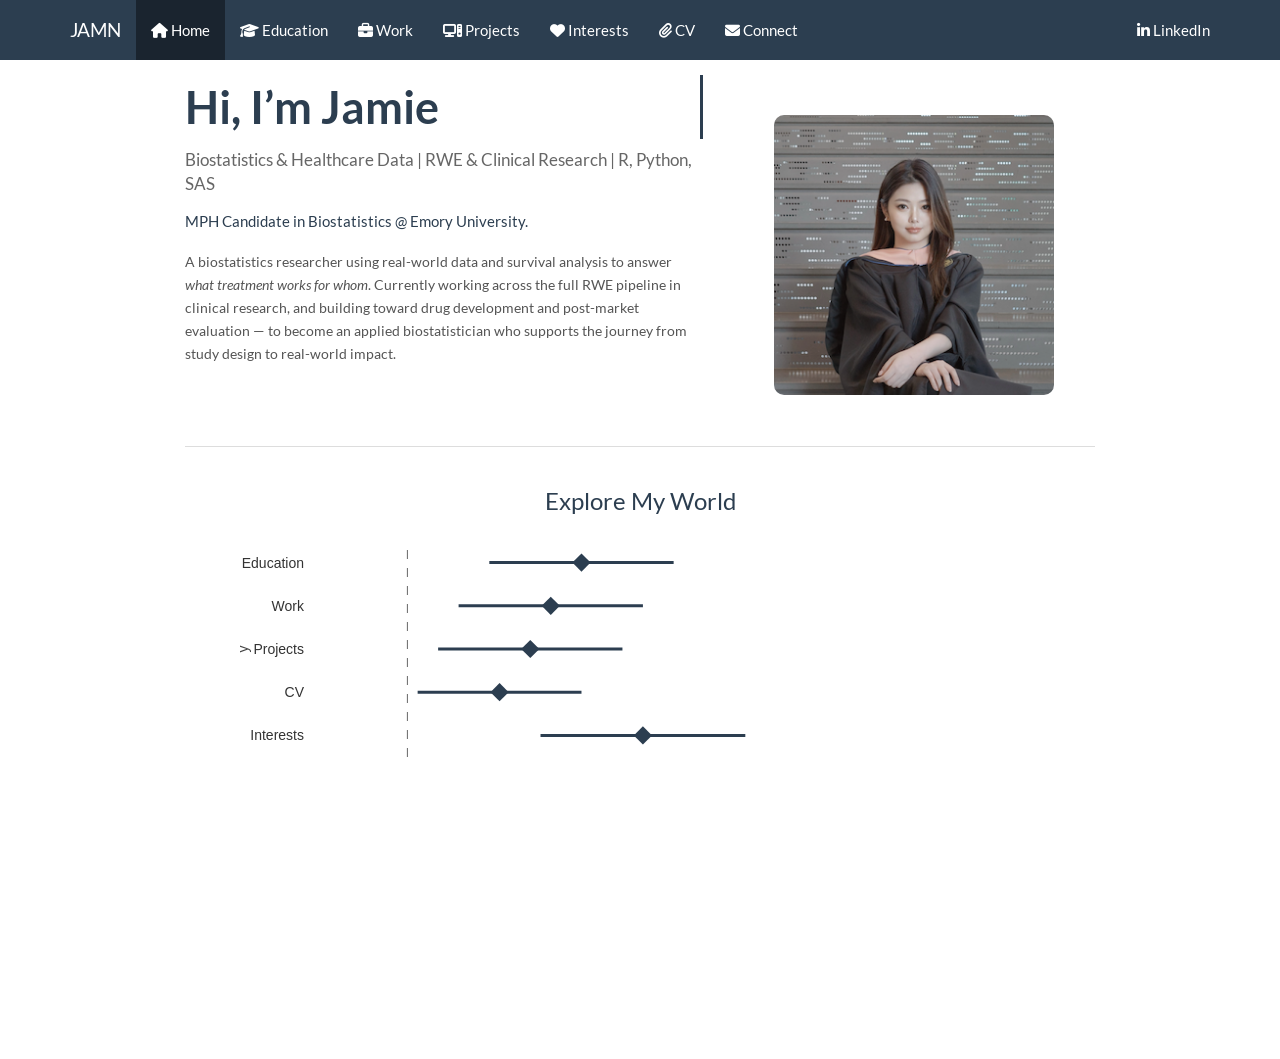
<file: docs/index.html>
<!DOCTYPE html>

<html>

<head>

<meta charset="utf-8" />
<meta name="generator" content="pandoc" />
<meta http-equiv="X-UA-Compatible" content="IE=EDGE" />




<title>index.knit</title>

<script src="site_libs/header-attrs-2.30/header-attrs.js"></script>
<script src="site_libs/jquery-3.6.0/jquery-3.6.0.min.js"></script>
<meta name="viewport" content="width=device-width, initial-scale=1" />
<link href="site_libs/bootstrap-3.3.5/css/flatly.min.css" rel="stylesheet" />
<script src="site_libs/bootstrap-3.3.5/js/bootstrap.min.js"></script>
<script src="site_libs/bootstrap-3.3.5/shim/html5shiv.min.js"></script>
<script src="site_libs/bootstrap-3.3.5/shim/respond.min.js"></script>
<style>h1 {font-size: 34px;}
       h1.title {font-size: 38px;}
       h2 {font-size: 30px;}
       h3 {font-size: 24px;}
       h4 {font-size: 18px;}
       h5 {font-size: 16px;}
       h6 {font-size: 12px;}
       code {color: inherit; background-color: rgba(0, 0, 0, 0.04);}
       pre:not([class]) { background-color: white }</style>
<script src="site_libs/navigation-1.1/tabsets.js"></script>
<link href="site_libs/highlightjs-9.12.0/default.css" rel="stylesheet" />
<script src="site_libs/highlightjs-9.12.0/highlight.js"></script>
<link href="site_libs/htmltools-fill-0.5.8.1/fill.css" rel="stylesheet" />
<script src="site_libs/htmlwidgets-1.6.4/htmlwidgets.js"></script>
<script src="site_libs/plotly-binding-4.12.0/plotly.js"></script>
<script src="site_libs/typedarray-0.1/typedarray.min.js"></script>
<link href="site_libs/crosstalk-1.2.2/css/crosstalk.min.css" rel="stylesheet" />
<script src="site_libs/crosstalk-1.2.2/js/crosstalk.min.js"></script>
<link href="site_libs/plotly-htmlwidgets-css-2.25.2/plotly-htmlwidgets.css" rel="stylesheet" />
<script src="site_libs/plotly-main-2.25.2/plotly-latest.min.js"></script>
<link href="site_libs/font-awesome-6.5.2/css/all.min.css" rel="stylesheet" />
<link href="site_libs/font-awesome-6.5.2/css/v4-shims.min.css" rel="stylesheet" />
<link rel="icon" type="image/png" href="images/favicon.ico"/>

<style type="text/css">
  code{white-space: pre-wrap;}
  span.smallcaps{font-variant: small-caps;}
  span.underline{text-decoration: underline;}
  div.column{display: inline-block; vertical-align: top; width: 50%;}
  div.hanging-indent{margin-left: 1.5em; text-indent: -1.5em;}
  ul.task-list{list-style: none;}
    </style>

<style type="text/css">code{white-space: pre;}</style>
<script type="text/javascript">
if (window.hljs) {
  hljs.configure({languages: []});
  hljs.initHighlightingOnLoad();
  if (document.readyState && document.readyState === "complete") {
    window.setTimeout(function() { hljs.initHighlighting(); }, 0);
  }
}
</script>






<link rel="stylesheet" href="style.css" type="text/css" />



<style type = "text/css">
.main-container {
  max-width: 940px;
  margin-left: auto;
  margin-right: auto;
}
img {
  max-width:100%;
}
.tabbed-pane {
  padding-top: 12px;
}
.html-widget {
  margin-bottom: 20px;
}
button.code-folding-btn:focus {
  outline: none;
}
summary {
  display: list-item;
}
details > summary > p:only-child {
  display: inline;
}
pre code {
  padding: 0;
}
</style>


<style type="text/css">
.dropdown-submenu {
  position: relative;
}
.dropdown-submenu>.dropdown-menu {
  top: 0;
  left: 100%;
  margin-top: -6px;
  margin-left: -1px;
  border-radius: 0 6px 6px 6px;
}
.dropdown-submenu:hover>.dropdown-menu {
  display: block;
}
.dropdown-submenu>a:after {
  display: block;
  content: " ";
  float: right;
  width: 0;
  height: 0;
  border-color: transparent;
  border-style: solid;
  border-width: 5px 0 5px 5px;
  border-left-color: #cccccc;
  margin-top: 5px;
  margin-right: -10px;
}
.dropdown-submenu:hover>a:after {
  border-left-color: #adb5bd;
}
.dropdown-submenu.pull-left {
  float: none;
}
.dropdown-submenu.pull-left>.dropdown-menu {
  left: -100%;
  margin-left: 10px;
  border-radius: 6px 0 6px 6px;
}
</style>

<script type="text/javascript">
// manage active state of menu based on current page
$(document).ready(function () {
  // active menu anchor
  href = window.location.pathname
  href = href.substr(href.lastIndexOf('/') + 1)
  if (href === "")
    href = "index.html";
  var menuAnchor = $('a[href="' + href + '"]');

  // mark the anchor link active (and if it's in a dropdown, also mark that active)
  var dropdown = menuAnchor.closest('li.dropdown');
  if (window.bootstrap) { // Bootstrap 4+
    menuAnchor.addClass('active');
    dropdown.find('> .dropdown-toggle').addClass('active');
  } else { // Bootstrap 3
    menuAnchor.parent().addClass('active');
    dropdown.addClass('active');
  }

  // Navbar adjustments
  var navHeight = $(".navbar").first().height() + 15;
  var style = document.createElement('style');
  var pt = "padding-top: " + navHeight + "px; ";
  var mt = "margin-top: -" + navHeight + "px; ";
  var css = "";
  // offset scroll position for anchor links (for fixed navbar)
  for (var i = 1; i <= 6; i++) {
    css += ".section h" + i + "{ " + pt + mt + "}\n";
  }
  style.innerHTML = "body {" + pt + "padding-bottom: 40px; }\n" + css;
  document.head.appendChild(style);
});
</script>

<!-- tabsets -->

<style type="text/css">
.tabset-dropdown > .nav-tabs {
  display: inline-table;
  max-height: 500px;
  min-height: 44px;
  overflow-y: auto;
  border: 1px solid #ddd;
  border-radius: 4px;
}

.tabset-dropdown > .nav-tabs > li.active:before, .tabset-dropdown > .nav-tabs.nav-tabs-open:before {
  content: "\e259";
  font-family: 'Glyphicons Halflings';
  display: inline-block;
  padding: 10px;
  border-right: 1px solid #ddd;
}

.tabset-dropdown > .nav-tabs.nav-tabs-open > li.active:before {
  content: "\e258";
  font-family: 'Glyphicons Halflings';
  border: none;
}

.tabset-dropdown > .nav-tabs > li.active {
  display: block;
}

.tabset-dropdown > .nav-tabs > li > a,
.tabset-dropdown > .nav-tabs > li > a:focus,
.tabset-dropdown > .nav-tabs > li > a:hover {
  border: none;
  display: inline-block;
  border-radius: 4px;
  background-color: transparent;
}

.tabset-dropdown > .nav-tabs.nav-tabs-open > li {
  display: block;
  float: none;
}

.tabset-dropdown > .nav-tabs > li {
  display: none;
}
</style>

<!-- code folding -->




</head>

<body>


<div class="container-fluid main-container">




<div class="navbar navbar-default  navbar-fixed-top" role="navigation">
  <div class="container">
    <div class="navbar-header">
      <button type="button" class="navbar-toggle collapsed" data-toggle="collapse" data-bs-toggle="collapse" data-target="#navbar" data-bs-target="#navbar">
        <span class="icon-bar"></span>
        <span class="icon-bar"></span>
        <span class="icon-bar"></span>
      </button>
      <a class="navbar-brand" href="index.html">JAMN</a>
    </div>
    <div id="navbar" class="navbar-collapse collapse">
      <ul class="nav navbar-nav">
        <li>
  <a href="index.html">
    <span class="fa fa-home"></span>
     
    Home
  </a>
</li>
<li>
  <a href="about.html">
    <span class="fa fa-graduation-cap"></span>
     
    Education
  </a>
</li>
<li>
  <a href="work.html">
    <span class="fa fa-briefcase"></span>
     
    Work
  </a>
</li>
<li>
  <a href="projects.html">
    <span class="fa fa-computer"></span>
     
    Projects
  </a>
</li>
<li>
  <a href="interests.html">
    <span class="fa fa-heart"></span>
     
    Interests
  </a>
</li>
<li>
  <a href="files/JiaminZhao_CV.pdf">
    <span class="fa fa-paperclip"></span>
     
    CV
  </a>
</li>
<li>
  <a href="contact.html">
    <span class="fa fa-envelope"></span>
     
    Connect
  </a>
</li>
      </ul>
      <ul class="nav navbar-nav navbar-right">
        <li>
  <a href="https://www.linkedin.com/in/jiamin-z-7ba894330">
    <span class="fa fa-linkedin"></span>
     
    LinkedIn
  </a>
</li>
      </ul>
    </div><!--/.nav-collapse -->
  </div><!--/.container -->
</div><!--/.navbar -->

<div id="header">




</div>


<div class="row">
<div class="col-sm-7">
<div class="home-intro">
<div class="typing-title">
Hi, I’m Jamie
</div>
<div class="typing-subtitle">
Biostatistics &amp; Healthcare Data | RWE &amp; Clinical Research | R,
Python, SAS
</div>
<p style="opacity:0; animation: fadeIn 1s ease-in 2.5s forwards; margin-top: 15px;">
MPH Candidate in Biostatistics @ Emory University.
</p>
<p style="opacity:0; animation: fadeIn 1s ease-in 3s forwards; margin-top: 8px; color: #555; line-height: 1.6; font-size: 0.95em;">
A biostatistics researcher using real-world data and survival analysis
to answer <em>what treatment works for whom</em>. Currently working
across the full RWE pipeline in clinical research, and building toward
drug development and post-market evaluation — to become an applied
biostatistician who supports the journey from study design to real-world
impact.
</p>
</div>
</div>
<div class="col-sm-5" style="text-align: center; padding-top: 20px;">
<p><img src="images/profile.png" class="profile-photo" /></p>
</div>
</div>
<div class="forest-nav">
<h3>
Explore My World
</h3>
</div>
<div class="plotly html-widget html-fill-item" id="htmlwidget-49fafd1cd1c1c2c69312" style="width:672px;height:480px;"></div>
<script type="application/json" data-for="htmlwidget-49fafd1cd1c1c2c69312">{"x":{"visdat":{"10c1fd4f1e5":["function () ","plotlyVisDat"],"10c16554f981":["function () ","data"],"10c12dc8b820":["function () ","data"]},"cur_data":"10c12dc8b820","attrs":{"10c16554f981":{"alpha_stroke":1,"sizes":[10,100],"spans":[1,20],"x":{},"y":{},"xend":{},"yend":{},"type":"scatter","mode":"lines","line":{"color":"#2C3E50","width":3},"showlegend":false,"hoverinfo":"none","inherit":true},"10c12dc8b820":{"alpha_stroke":1,"sizes":[10,100],"spans":[1,20],"x":{},"y":{},"type":"scatter","mode":"markers","marker":{"color":"#2C3E50","size":14,"symbol":"diamond"},"text":{},"hoverinfo":"text","customdata":{},"showlegend":false,"inherit":true},"10c12dc8b820.1":{"alpha_stroke":1,"sizes":[10,100],"spans":[1,20],"x":0,"y":0.5,"xend":0,"yend":5.5,"type":"scatter","mode":"lines","line":{"color":"#666","width":1,"dash":"dash"},"showlegend":false,"hoverinfo":"none","inherit":true}},"layout":{"height":280,"margin":{"b":30,"l":120,"t":10,"r":40},"xaxis":{"domain":[0,1],"automargin":true,"title":"","zeroline":false,"showgrid":false,"showticklabels":false,"range":[-0.5,2],"fixedrange":true},"yaxis":{"domain":[0,1],"automargin":true,"tickvals":[5,4,3,2,1],"ticktext":["Education","Work","Projects","CV","Interests"],"tickfont":{"size":14,"color":"#333"},"showgrid":false,"zeroline":false,"fixedrange":true,"title":"y"},"plot_bgcolor":"rgba(0,0,0,0)","paper_bgcolor":"rgba(0,0,0,0)","dragmode":false,"hovermode":"closest","showlegend":false},"source":"A","config":{"modeBarButtonsToAdd":["hoverclosest","hovercompare"],"showSendToCloud":false,"displayModeBar":false},"data":[{"x":[0.40000000000000002,1.3,null,0.25,1.1499999999999999,null,0.14999999999999999,1.05,null,0.050000000000000003,0.84999999999999998,null,0.65000000000000002,1.6499999999999999],"y":[5,5,null,4,4,null,3,3,null,2,2,null,1,1],"type":"scatter","mode":"lines","line":{"color":"#2C3E50","width":3},"showlegend":false,"hoverinfo":["none","none",null,"none","none",null,"none","none",null,"none","none",null,"none","none"],"marker":{"color":"rgba(31,119,180,1)","line":{"color":"rgba(31,119,180,1)"}},"error_y":{"color":"rgba(31,119,180,1)"},"error_x":{"color":"rgba(31,119,180,1)"},"xaxis":"x","yaxis":"y","frame":null},{"x":[0.84999999999999998,0.69999999999999996,0.59999999999999998,0.45000000000000001,1.1499999999999999],"y":[5,4,3,2,1],"type":"scatter","mode":"markers","marker":{"color":"#2C3E50","size":14,"symbol":"diamond","line":{"color":"rgba(255,127,14,1)"}},"text":["<b>Education<\/b><br>Courses & academics<br><i>Click to explore<\/i>","<b>Work<\/b><br>Professional experience<br><i>Click to explore<\/i>","<b>Projects<\/b><br>What I've built<br><i>Click to explore<\/i>","<b>CV<\/b><br>Download my resume<br><i>Click to explore<\/i>","<b>Interests<\/b><br>The human behind the CV<br><i>Click to explore<\/i>"],"hoverinfo":["text","text","text","text","text"],"customdata":["about.html","work.html","projects.html","files/JiaminZhao_CV.pdf","interests.html"],"showlegend":false,"error_y":{"color":"rgba(255,127,14,1)"},"error_x":{"color":"rgba(255,127,14,1)"},"line":{"color":"rgba(255,127,14,1)"},"xaxis":"x","yaxis":"y","frame":null},{"x":[0,0],"y":[0.5,5.5],"type":"scatter","mode":"lines","line":{"color":"#666","width":1,"dash":"dash"},"showlegend":false,"hoverinfo":["none","none"],"marker":{"color":"rgba(44,160,44,1)","line":{"color":"rgba(44,160,44,1)"}},"error_y":{"color":"rgba(44,160,44,1)"},"error_x":{"color":"rgba(44,160,44,1)"},"xaxis":"x","yaxis":"y","frame":null}],"highlight":{"on":"plotly_click","persistent":false,"dynamic":false,"selectize":false,"opacityDim":0.20000000000000001,"selected":{"opacity":1},"debounce":0},"shinyEvents":["plotly_hover","plotly_click","plotly_selected","plotly_relayout","plotly_brushed","plotly_brushing","plotly_clickannotation","plotly_doubleclick","plotly_deselect","plotly_afterplot","plotly_sunburstclick"],"base_url":"https://plot.ly"},"evals":[],"jsHooks":{"render":[{"code":"\n    function(el, x) {\n      el.on('plotly_click', function(data) {\n        var url = data.points[0].customdata;\n        if (url) { window.location.href = url; }\n      });\n      el.style.cursor = 'pointer';\n    }\n  ","data":null}]}}</script>




</div>

<script>

// add bootstrap table styles to pandoc tables
function bootstrapStylePandocTables() {
  $('tr.odd').parent('tbody').parent('table').addClass('table table-condensed');
}
$(document).ready(function () {
  bootstrapStylePandocTables();
});


</script>

<!-- tabsets -->

<script>
$(document).ready(function () {
  window.buildTabsets("TOC");
});

$(document).ready(function () {
  $('.tabset-dropdown > .nav-tabs > li').click(function () {
    $(this).parent().toggleClass('nav-tabs-open');
  });
});
</script>

<!-- code folding -->


<!-- dynamically load mathjax for compatibility with self-contained -->
<script>
  (function () {
    var script = document.createElement("script");
    script.type = "text/javascript";
    script.src  = "https://mathjax.rstudio.com/latest/MathJax.js?config=TeX-AMS-MML_HTMLorMML";
    document.getElementsByTagName("head")[0].appendChild(script);
  })();
</script>

</body>
</html>
</file>
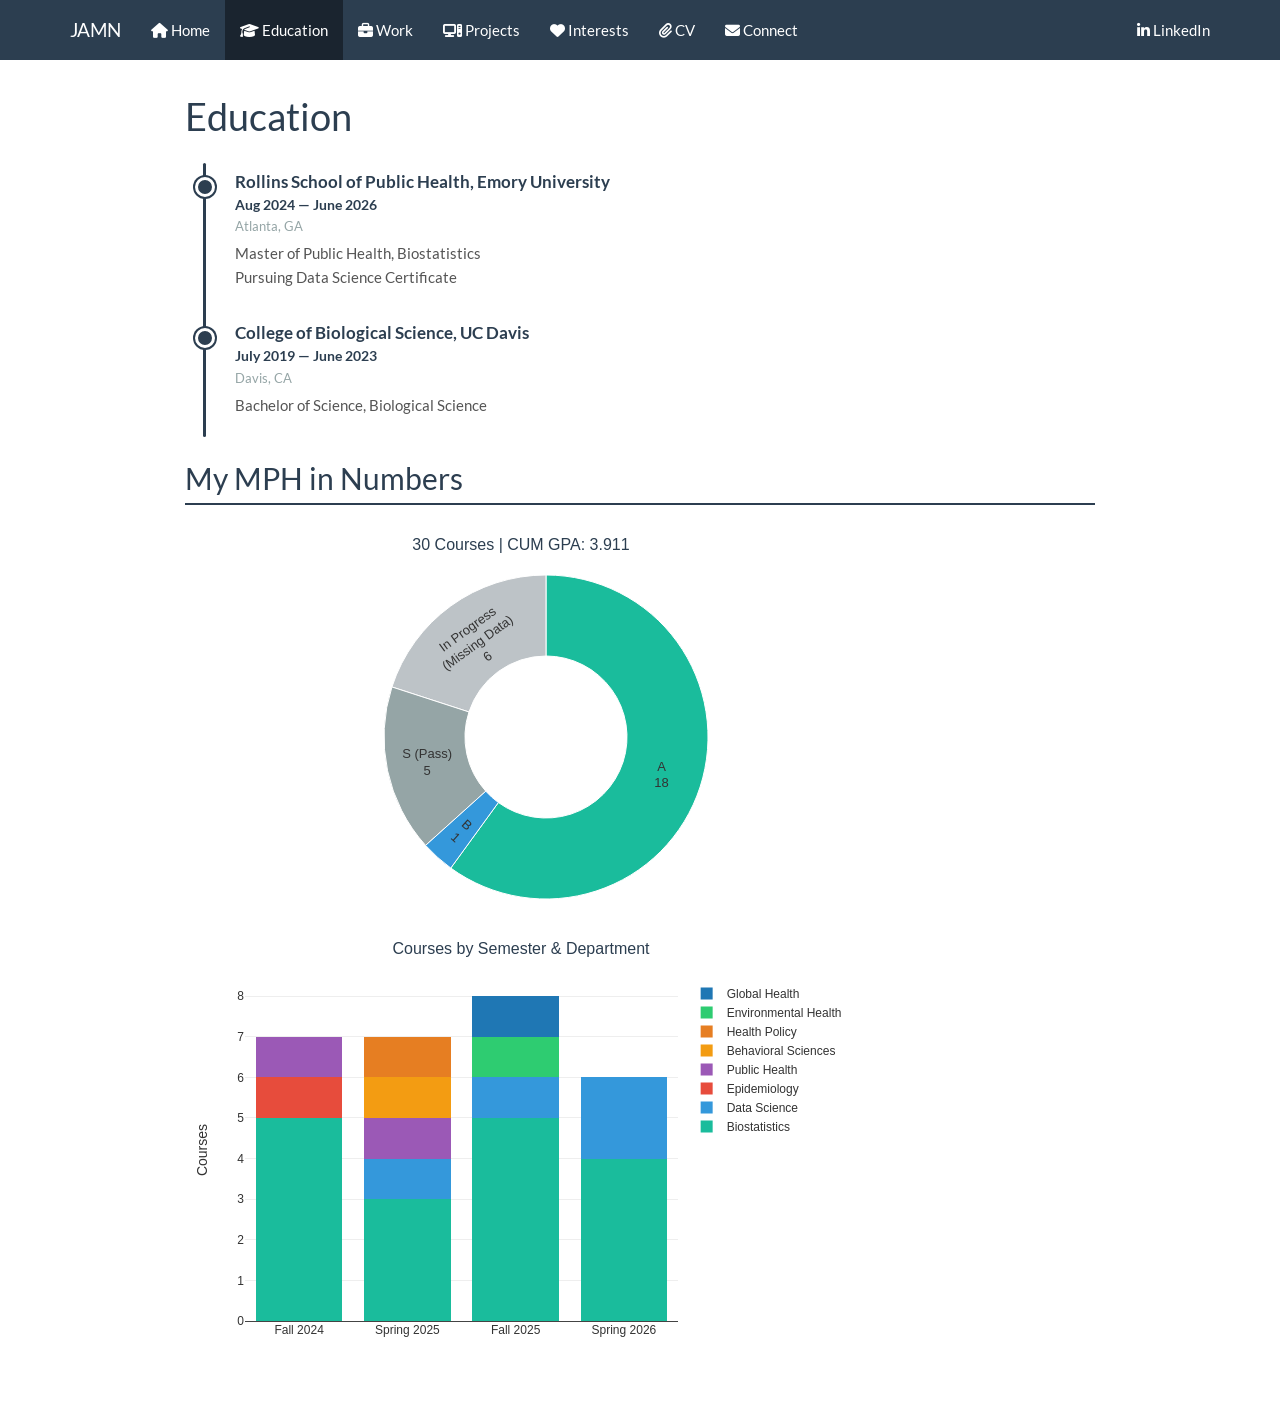
<file: docs/about.html>
<!DOCTYPE html>

<html>

<head>

<meta charset="utf-8" />
<meta name="generator" content="pandoc" />
<meta http-equiv="X-UA-Compatible" content="IE=EDGE" />




<title>Education</title>

<script src="site_libs/header-attrs-2.30/header-attrs.js"></script>
<script src="site_libs/jquery-3.6.0/jquery-3.6.0.min.js"></script>
<meta name="viewport" content="width=device-width, initial-scale=1" />
<link href="site_libs/bootstrap-3.3.5/css/flatly.min.css" rel="stylesheet" />
<script src="site_libs/bootstrap-3.3.5/js/bootstrap.min.js"></script>
<script src="site_libs/bootstrap-3.3.5/shim/html5shiv.min.js"></script>
<script src="site_libs/bootstrap-3.3.5/shim/respond.min.js"></script>
<style>h1 {font-size: 34px;}
       h1.title {font-size: 38px;}
       h2 {font-size: 30px;}
       h3 {font-size: 24px;}
       h4 {font-size: 18px;}
       h5 {font-size: 16px;}
       h6 {font-size: 12px;}
       code {color: inherit; background-color: rgba(0, 0, 0, 0.04);}
       pre:not([class]) { background-color: white }</style>
<script src="site_libs/navigation-1.1/tabsets.js"></script>
<link href="site_libs/highlightjs-9.12.0/default.css" rel="stylesheet" />
<script src="site_libs/highlightjs-9.12.0/highlight.js"></script>
<link href="site_libs/htmltools-fill-0.5.8.1/fill.css" rel="stylesheet" />
<script src="site_libs/htmlwidgets-1.6.4/htmlwidgets.js"></script>
<script src="site_libs/plotly-binding-4.12.0/plotly.js"></script>
<script src="site_libs/typedarray-0.1/typedarray.min.js"></script>
<link href="site_libs/crosstalk-1.2.2/css/crosstalk.min.css" rel="stylesheet" />
<script src="site_libs/crosstalk-1.2.2/js/crosstalk.min.js"></script>
<link href="site_libs/plotly-htmlwidgets-css-2.25.2/plotly-htmlwidgets.css" rel="stylesheet" />
<script src="site_libs/plotly-main-2.25.2/plotly-latest.min.js"></script>
<link href="site_libs/font-awesome-6.5.2/css/all.min.css" rel="stylesheet" />
<link href="site_libs/font-awesome-6.5.2/css/v4-shims.min.css" rel="stylesheet" />
<link rel="icon" type="image/png" href="images/favicon.ico"/>

<style type="text/css">
  code{white-space: pre-wrap;}
  span.smallcaps{font-variant: small-caps;}
  span.underline{text-decoration: underline;}
  div.column{display: inline-block; vertical-align: top; width: 50%;}
  div.hanging-indent{margin-left: 1.5em; text-indent: -1.5em;}
  ul.task-list{list-style: none;}
    </style>

<style type="text/css">code{white-space: pre;}</style>
<script type="text/javascript">
if (window.hljs) {
  hljs.configure({languages: []});
  hljs.initHighlightingOnLoad();
  if (document.readyState && document.readyState === "complete") {
    window.setTimeout(function() { hljs.initHighlighting(); }, 0);
  }
}
</script>






<link rel="stylesheet" href="style.css" type="text/css" />



<style type = "text/css">
.main-container {
  max-width: 940px;
  margin-left: auto;
  margin-right: auto;
}
img {
  max-width:100%;
}
.tabbed-pane {
  padding-top: 12px;
}
.html-widget {
  margin-bottom: 20px;
}
button.code-folding-btn:focus {
  outline: none;
}
summary {
  display: list-item;
}
details > summary > p:only-child {
  display: inline;
}
pre code {
  padding: 0;
}
</style>


<style type="text/css">
.dropdown-submenu {
  position: relative;
}
.dropdown-submenu>.dropdown-menu {
  top: 0;
  left: 100%;
  margin-top: -6px;
  margin-left: -1px;
  border-radius: 0 6px 6px 6px;
}
.dropdown-submenu:hover>.dropdown-menu {
  display: block;
}
.dropdown-submenu>a:after {
  display: block;
  content: " ";
  float: right;
  width: 0;
  height: 0;
  border-color: transparent;
  border-style: solid;
  border-width: 5px 0 5px 5px;
  border-left-color: #cccccc;
  margin-top: 5px;
  margin-right: -10px;
}
.dropdown-submenu:hover>a:after {
  border-left-color: #adb5bd;
}
.dropdown-submenu.pull-left {
  float: none;
}
.dropdown-submenu.pull-left>.dropdown-menu {
  left: -100%;
  margin-left: 10px;
  border-radius: 6px 0 6px 6px;
}
</style>

<script type="text/javascript">
// manage active state of menu based on current page
$(document).ready(function () {
  // active menu anchor
  href = window.location.pathname
  href = href.substr(href.lastIndexOf('/') + 1)
  if (href === "")
    href = "index.html";
  var menuAnchor = $('a[href="' + href + '"]');

  // mark the anchor link active (and if it's in a dropdown, also mark that active)
  var dropdown = menuAnchor.closest('li.dropdown');
  if (window.bootstrap) { // Bootstrap 4+
    menuAnchor.addClass('active');
    dropdown.find('> .dropdown-toggle').addClass('active');
  } else { // Bootstrap 3
    menuAnchor.parent().addClass('active');
    dropdown.addClass('active');
  }

  // Navbar adjustments
  var navHeight = $(".navbar").first().height() + 15;
  var style = document.createElement('style');
  var pt = "padding-top: " + navHeight + "px; ";
  var mt = "margin-top: -" + navHeight + "px; ";
  var css = "";
  // offset scroll position for anchor links (for fixed navbar)
  for (var i = 1; i <= 6; i++) {
    css += ".section h" + i + "{ " + pt + mt + "}\n";
  }
  style.innerHTML = "body {" + pt + "padding-bottom: 40px; }\n" + css;
  document.head.appendChild(style);
});
</script>

<!-- tabsets -->

<style type="text/css">
.tabset-dropdown > .nav-tabs {
  display: inline-table;
  max-height: 500px;
  min-height: 44px;
  overflow-y: auto;
  border: 1px solid #ddd;
  border-radius: 4px;
}

.tabset-dropdown > .nav-tabs > li.active:before, .tabset-dropdown > .nav-tabs.nav-tabs-open:before {
  content: "\e259";
  font-family: 'Glyphicons Halflings';
  display: inline-block;
  padding: 10px;
  border-right: 1px solid #ddd;
}

.tabset-dropdown > .nav-tabs.nav-tabs-open > li.active:before {
  content: "\e258";
  font-family: 'Glyphicons Halflings';
  border: none;
}

.tabset-dropdown > .nav-tabs > li.active {
  display: block;
}

.tabset-dropdown > .nav-tabs > li > a,
.tabset-dropdown > .nav-tabs > li > a:focus,
.tabset-dropdown > .nav-tabs > li > a:hover {
  border: none;
  display: inline-block;
  border-radius: 4px;
  background-color: transparent;
}

.tabset-dropdown > .nav-tabs.nav-tabs-open > li {
  display: block;
  float: none;
}

.tabset-dropdown > .nav-tabs > li {
  display: none;
}
</style>

<!-- code folding -->




</head>

<body>


<div class="container-fluid main-container">




<div class="navbar navbar-default  navbar-fixed-top" role="navigation">
  <div class="container">
    <div class="navbar-header">
      <button type="button" class="navbar-toggle collapsed" data-toggle="collapse" data-bs-toggle="collapse" data-target="#navbar" data-bs-target="#navbar">
        <span class="icon-bar"></span>
        <span class="icon-bar"></span>
        <span class="icon-bar"></span>
      </button>
      <a class="navbar-brand" href="index.html">JAMN</a>
    </div>
    <div id="navbar" class="navbar-collapse collapse">
      <ul class="nav navbar-nav">
        <li>
  <a href="index.html">
    <span class="fa fa-home"></span>
     
    Home
  </a>
</li>
<li>
  <a href="about.html">
    <span class="fa fa-graduation-cap"></span>
     
    Education
  </a>
</li>
<li>
  <a href="work.html">
    <span class="fa fa-briefcase"></span>
     
    Work
  </a>
</li>
<li>
  <a href="projects.html">
    <span class="fa fa-computer"></span>
     
    Projects
  </a>
</li>
<li>
  <a href="interests.html">
    <span class="fa fa-heart"></span>
     
    Interests
  </a>
</li>
<li>
  <a href="files/JiaminZhao_CV.pdf">
    <span class="fa fa-paperclip"></span>
     
    CV
  </a>
</li>
<li>
  <a href="contact.html">
    <span class="fa fa-envelope"></span>
     
    Connect
  </a>
</li>
      </ul>
      <ul class="nav navbar-nav navbar-right">
        <li>
  <a href="https://www.linkedin.com/in/jiamin-z-7ba894330">
    <span class="fa fa-linkedin"></span>
     
    LinkedIn
  </a>
</li>
      </ul>
    </div><!--/.nav-collapse -->
  </div><!--/.container -->
</div><!--/.navbar -->

<div id="header">



<h1 class="title toc-ignore">Education</h1>

</div>


<div class="timeline">
<div class="timeline-item">
<h3>
Rollins School of Public Health, Emory University
</h3>
<div class="timeline-date">
Aug 2024 — June 2026
</div>
<div class="timeline-location">
Atlanta, GA
</div>
<p>
Master of Public Health, Biostatistics<br> Pursuing Data Science
Certificate
</p>
</div>
<div class="timeline-item">
<h3>
College of Biological Science, UC Davis
</h3>
<div class="timeline-date">
July 2019 — June 2023
</div>
<div class="timeline-location">
Davis, CA
</div>
<p>
Bachelor of Science, Biological Science
</p>
</div>
</div>
<div id="my-mph-in-numbers" class="section level2">
<h2>My MPH in Numbers</h2>
<div class="plotly html-widget html-fill-item" id="htmlwidget-f0b12809d46a1bd10d1b" style="width:672px;height:384px;"></div>
<script type="application/json" data-for="htmlwidget-f0b12809d46a1bd10d1b">{"x":{"visdat":{"10c11286613b":["function () ","plotlyVisDat"]},"cur_data":"10c11286613b","attrs":{"10c11286613b":{"labels":{},"values":{},"hole":0.5,"marker":{"colors":["#1ABC9C","#3498DB","#95A5A6","#BDC3C7"],"line":{"color":"#fff","width":1}},"textinfo":"label+value","textfont":{"color":"#333","size":13},"hoverinfo":"label+value+percent","alpha_stroke":1,"sizes":[10,100],"spans":[1,20],"type":"pie"}},"layout":{"margin":{"b":10,"l":60,"t":50,"r":10},"title":{"text":"30 Courses | CUM GPA: 3.911","font":{"color":"#2C3E50","size":16}},"showlegend":false,"plot_bgcolor":"rgba(0,0,0,0)","paper_bgcolor":"rgba(0,0,0,0)","hovermode":"closest"},"source":"A","config":{"modeBarButtonsToAdd":["hoverclosest","hovercompare"],"showSendToCloud":false,"displayModeBar":false},"data":[{"labels":["A","B","S (Pass)","In Progress<br />(Missing Data)"],"values":[18,1,5,6],"hole":0.5,"marker":{"color":"rgba(31,119,180,1)","colors":["#1ABC9C","#3498DB","#95A5A6","#BDC3C7"],"line":{"color":"#fff","width":1}},"textinfo":"label+value","textfont":{"color":"#333","size":13},"hoverinfo":["label+value+percent","label+value+percent","label+value+percent","label+value+percent"],"type":"pie","frame":null}],"highlight":{"on":"plotly_click","persistent":false,"dynamic":false,"selectize":false,"opacityDim":0.20000000000000001,"selected":{"opacity":1},"debounce":0},"shinyEvents":["plotly_hover","plotly_click","plotly_selected","plotly_relayout","plotly_brushed","plotly_brushing","plotly_clickannotation","plotly_doubleclick","plotly_deselect","plotly_afterplot","plotly_sunburstclick"],"base_url":"https://plot.ly"},"evals":[],"jsHooks":[]}</script>
<div class="plotly html-widget html-fill-item" id="htmlwidget-c56681ec4d4cea280ac5" style="width:672px;height:432px;"></div>
<script type="application/json" data-for="htmlwidget-c56681ec4d4cea280ac5">{"x":{"visdat":{"10c12c686d12":["function () ","plotlyVisDat"],"10c17bd0cf84":["function () ","data"],"10c149e8229d":["function () ","data"],"10c127389753":["function () ","data"],"10c17456de42":["function () ","data"],"10c17319fab9":["function () ","data"],"10c12e9bc2b8":["function () ","data"],"10c1740cd5ef":["function () ","data"],"10c176b1796e":["function () ","data"]},"cur_data":"10c176b1796e","attrs":{"10c17bd0cf84":{"alpha_stroke":1,"sizes":[10,100],"spans":[1,20],"x":{},"y":{},"type":"bar","name":"Biostatistics","marker":{"color":"#1ABC9C"},"inherit":true},"10c149e8229d":{"alpha_stroke":1,"sizes":[10,100],"spans":[1,20],"x":{},"y":{},"type":"bar","name":"Data Science","marker":{"color":"#3498DB"},"inherit":true},"10c127389753":{"alpha_stroke":1,"sizes":[10,100],"spans":[1,20],"x":{},"y":{},"type":"bar","name":"Epidemiology","marker":{"color":"#E74C3C"},"inherit":true},"10c17456de42":{"alpha_stroke":1,"sizes":[10,100],"spans":[1,20],"x":{},"y":{},"type":"bar","name":"Public Health","marker":{"color":"#9B59B6"},"inherit":true},"10c17319fab9":{"alpha_stroke":1,"sizes":[10,100],"spans":[1,20],"x":{},"y":{},"type":"bar","name":"Behavioral Sciences","marker":{"color":"#F39C12"},"inherit":true},"10c12e9bc2b8":{"alpha_stroke":1,"sizes":[10,100],"spans":[1,20],"x":{},"y":{},"type":"bar","name":"Health Policy","marker":{"color":"#E67E22"},"inherit":true},"10c1740cd5ef":{"alpha_stroke":1,"sizes":[10,100],"spans":[1,20],"x":{},"y":{},"type":"bar","name":"Environmental Health","marker":{"color":"#2ECC71"},"inherit":true},"10c176b1796e":{"alpha_stroke":1,"sizes":[10,100],"spans":[1,20],"x":{},"y":{},"type":"bar","name":"Global Health","marker":{"color":"#1F77B4"},"inherit":true}},"layout":{"margin":{"b":10,"l":60,"t":50,"r":10},"barmode":"stack","title":{"text":"Courses by Semester & Department","font":{"color":"#2C3E50","size":16}},"xaxis":{"domain":[0,1],"automargin":true,"title":"","tickfont":{"color":"#333"},"type":"category","categoryorder":"array","categoryarray":["Fall 2024","Spring 2025","Fall 2025","Spring 2026"]},"yaxis":{"domain":[0,1],"automargin":true,"title":"Courses","tickfont":{"color":"#333"},"titlefont":{"color":"#333"},"gridcolor":"#eee"},"legend":{"font":{"color":"#333"}},"plot_bgcolor":"rgba(0,0,0,0)","paper_bgcolor":"rgba(0,0,0,0)","hovermode":"closest","showlegend":true},"source":"A","config":{"modeBarButtonsToAdd":["hoverclosest","hovercompare"],"showSendToCloud":false,"displayModeBar":false},"data":[{"x":["Fall 2024","Fall 2025","Spring 2025","Spring 2026"],"y":[5,5,3,4],"type":"bar","name":"Biostatistics","marker":{"color":"#1ABC9C","line":{"color":"rgba(31,119,180,1)"}},"error_y":{"color":"rgba(31,119,180,1)"},"error_x":{"color":"rgba(31,119,180,1)"},"xaxis":"x","yaxis":"y","frame":null},{"x":["Fall 2025","Spring 2025","Spring 2026"],"y":[1,1,2],"type":"bar","name":"Data Science","marker":{"color":"#3498DB","line":{"color":"rgba(255,127,14,1)"}},"error_y":{"color":"rgba(255,127,14,1)"},"error_x":{"color":"rgba(255,127,14,1)"},"xaxis":"x","yaxis":"y","frame":null},{"x":["Fall 2024"],"y":[1],"type":"bar","name":"Epidemiology","marker":{"color":"#E74C3C","line":{"color":"rgba(44,160,44,1)"}},"error_y":{"color":"rgba(44,160,44,1)"},"error_x":{"color":"rgba(44,160,44,1)"},"xaxis":"x","yaxis":"y","frame":null},{"x":["Fall 2024","Spring 2025"],"y":[1,1],"type":"bar","name":"Public Health","marker":{"color":"#9B59B6","line":{"color":"rgba(214,39,40,1)"}},"error_y":{"color":"rgba(214,39,40,1)"},"error_x":{"color":"rgba(214,39,40,1)"},"xaxis":"x","yaxis":"y","frame":null},{"x":["Spring 2025"],"y":[1],"type":"bar","name":"Behavioral Sciences","marker":{"color":"#F39C12","line":{"color":"rgba(148,103,189,1)"}},"error_y":{"color":"rgba(148,103,189,1)"},"error_x":{"color":"rgba(148,103,189,1)"},"xaxis":"x","yaxis":"y","frame":null},{"x":["Spring 2025"],"y":[1],"type":"bar","name":"Health Policy","marker":{"color":"#E67E22","line":{"color":"rgba(140,86,75,1)"}},"error_y":{"color":"rgba(140,86,75,1)"},"error_x":{"color":"rgba(140,86,75,1)"},"xaxis":"x","yaxis":"y","frame":null},{"x":["Fall 2025"],"y":[1],"type":"bar","name":"Environmental Health","marker":{"color":"#2ECC71","line":{"color":"rgba(227,119,194,1)"}},"error_y":{"color":"rgba(227,119,194,1)"},"error_x":{"color":"rgba(227,119,194,1)"},"xaxis":"x","yaxis":"y","frame":null},{"x":["Fall 2025"],"y":[1],"type":"bar","name":"Global Health","marker":{"color":"#1F77B4","line":{"color":"rgba(127,127,127,1)"}},"error_y":{"color":"rgba(127,127,127,1)"},"error_x":{"color":"rgba(127,127,127,1)"},"xaxis":"x","yaxis":"y","frame":null}],"highlight":{"on":"plotly_click","persistent":false,"dynamic":false,"selectize":false,"opacityDim":0.20000000000000001,"selected":{"opacity":1},"debounce":0},"shinyEvents":["plotly_hover","plotly_click","plotly_selected","plotly_relayout","plotly_brushed","plotly_brushing","plotly_clickannotation","plotly_doubleclick","plotly_deselect","plotly_afterplot","plotly_sunburstclick"],"base_url":"https://plot.ly"},"evals":[],"jsHooks":[]}</script>
</div>




</div>

<script>

// add bootstrap table styles to pandoc tables
function bootstrapStylePandocTables() {
  $('tr.odd').parent('tbody').parent('table').addClass('table table-condensed');
}
$(document).ready(function () {
  bootstrapStylePandocTables();
});


</script>

<!-- tabsets -->

<script>
$(document).ready(function () {
  window.buildTabsets("TOC");
});

$(document).ready(function () {
  $('.tabset-dropdown > .nav-tabs > li').click(function () {
    $(this).parent().toggleClass('nav-tabs-open');
  });
});
</script>

<!-- code folding -->


<!-- dynamically load mathjax for compatibility with self-contained -->
<script>
  (function () {
    var script = document.createElement("script");
    script.type = "text/javascript";
    script.src  = "https://mathjax.rstudio.com/latest/MathJax.js?config=TeX-AMS-MML_HTMLorMML";
    document.getElementsByTagName("head")[0].appendChild(script);
  })();
</script>

</body>
</html>
</file>
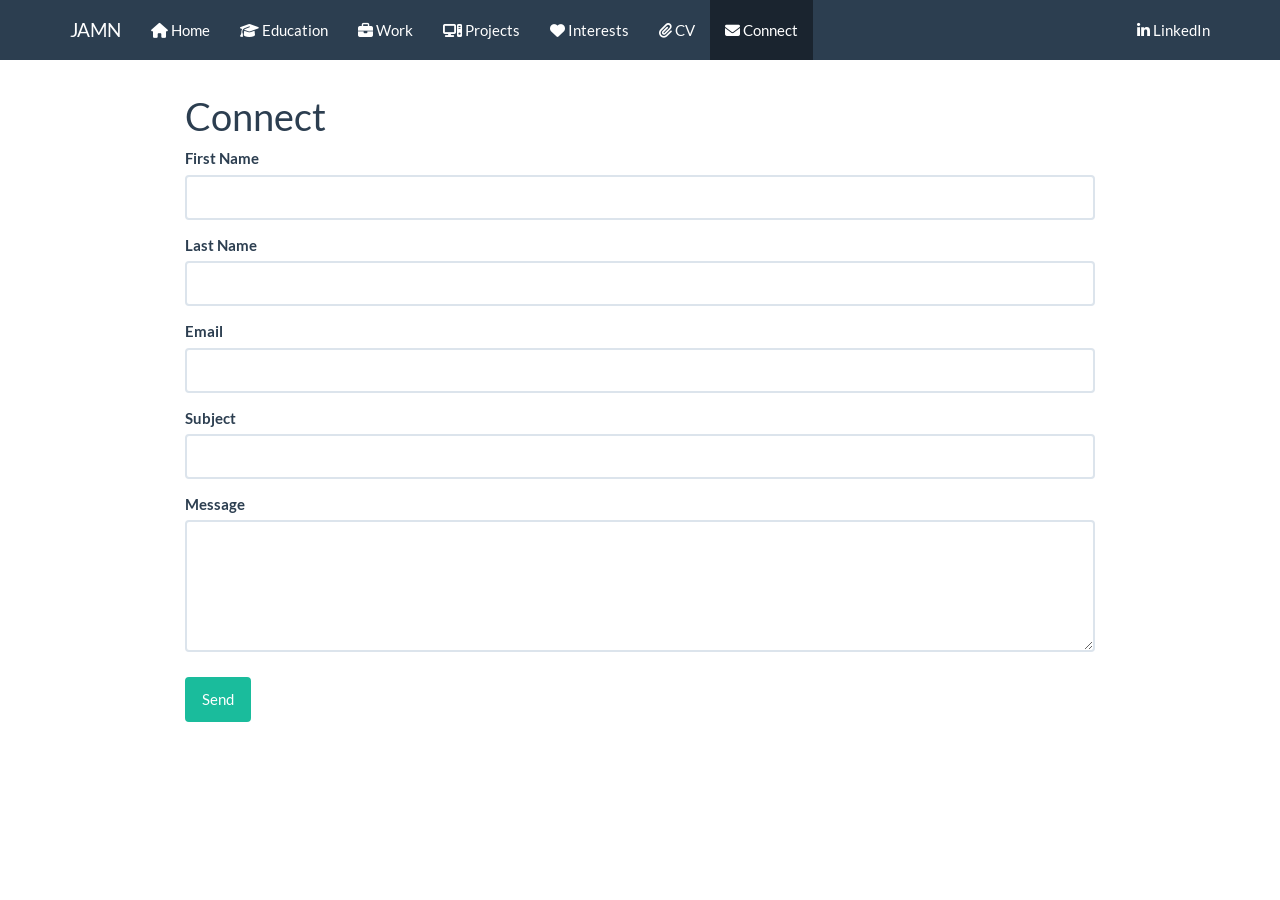
<file: docs/contact.html>
<!DOCTYPE html>

<html>

<head>

<meta charset="utf-8" />
<meta name="generator" content="pandoc" />
<meta http-equiv="X-UA-Compatible" content="IE=EDGE" />




<title>Connect</title>

<script src="site_libs/header-attrs-2.30/header-attrs.js"></script>
<script src="site_libs/jquery-3.6.0/jquery-3.6.0.min.js"></script>
<meta name="viewport" content="width=device-width, initial-scale=1" />
<link href="site_libs/bootstrap-3.3.5/css/flatly.min.css" rel="stylesheet" />
<script src="site_libs/bootstrap-3.3.5/js/bootstrap.min.js"></script>
<script src="site_libs/bootstrap-3.3.5/shim/html5shiv.min.js"></script>
<script src="site_libs/bootstrap-3.3.5/shim/respond.min.js"></script>
<style>h1 {font-size: 34px;}
       h1.title {font-size: 38px;}
       h2 {font-size: 30px;}
       h3 {font-size: 24px;}
       h4 {font-size: 18px;}
       h5 {font-size: 16px;}
       h6 {font-size: 12px;}
       code {color: inherit; background-color: rgba(0, 0, 0, 0.04);}
       pre:not([class]) { background-color: white }</style>
<script src="site_libs/navigation-1.1/tabsets.js"></script>
<link href="site_libs/highlightjs-9.12.0/default.css" rel="stylesheet" />
<script src="site_libs/highlightjs-9.12.0/highlight.js"></script>
<link href="site_libs/font-awesome-6.5.2/css/all.min.css" rel="stylesheet" />
<link href="site_libs/font-awesome-6.5.2/css/v4-shims.min.css" rel="stylesheet" />
<link rel="icon" type="image/png" href="images/favicon.ico"/>

<style type="text/css">
  code{white-space: pre-wrap;}
  span.smallcaps{font-variant: small-caps;}
  span.underline{text-decoration: underline;}
  div.column{display: inline-block; vertical-align: top; width: 50%;}
  div.hanging-indent{margin-left: 1.5em; text-indent: -1.5em;}
  ul.task-list{list-style: none;}
    </style>

<style type="text/css">code{white-space: pre;}</style>
<script type="text/javascript">
if (window.hljs) {
  hljs.configure({languages: []});
  hljs.initHighlightingOnLoad();
  if (document.readyState && document.readyState === "complete") {
    window.setTimeout(function() { hljs.initHighlighting(); }, 0);
  }
}
</script>






<link rel="stylesheet" href="style.css" type="text/css" />



<style type = "text/css">
.main-container {
  max-width: 940px;
  margin-left: auto;
  margin-right: auto;
}
img {
  max-width:100%;
}
.tabbed-pane {
  padding-top: 12px;
}
.html-widget {
  margin-bottom: 20px;
}
button.code-folding-btn:focus {
  outline: none;
}
summary {
  display: list-item;
}
details > summary > p:only-child {
  display: inline;
}
pre code {
  padding: 0;
}
</style>


<style type="text/css">
.dropdown-submenu {
  position: relative;
}
.dropdown-submenu>.dropdown-menu {
  top: 0;
  left: 100%;
  margin-top: -6px;
  margin-left: -1px;
  border-radius: 0 6px 6px 6px;
}
.dropdown-submenu:hover>.dropdown-menu {
  display: block;
}
.dropdown-submenu>a:after {
  display: block;
  content: " ";
  float: right;
  width: 0;
  height: 0;
  border-color: transparent;
  border-style: solid;
  border-width: 5px 0 5px 5px;
  border-left-color: #cccccc;
  margin-top: 5px;
  margin-right: -10px;
}
.dropdown-submenu:hover>a:after {
  border-left-color: #adb5bd;
}
.dropdown-submenu.pull-left {
  float: none;
}
.dropdown-submenu.pull-left>.dropdown-menu {
  left: -100%;
  margin-left: 10px;
  border-radius: 6px 0 6px 6px;
}
</style>

<script type="text/javascript">
// manage active state of menu based on current page
$(document).ready(function () {
  // active menu anchor
  href = window.location.pathname
  href = href.substr(href.lastIndexOf('/') + 1)
  if (href === "")
    href = "index.html";
  var menuAnchor = $('a[href="' + href + '"]');

  // mark the anchor link active (and if it's in a dropdown, also mark that active)
  var dropdown = menuAnchor.closest('li.dropdown');
  if (window.bootstrap) { // Bootstrap 4+
    menuAnchor.addClass('active');
    dropdown.find('> .dropdown-toggle').addClass('active');
  } else { // Bootstrap 3
    menuAnchor.parent().addClass('active');
    dropdown.addClass('active');
  }

  // Navbar adjustments
  var navHeight = $(".navbar").first().height() + 15;
  var style = document.createElement('style');
  var pt = "padding-top: " + navHeight + "px; ";
  var mt = "margin-top: -" + navHeight + "px; ";
  var css = "";
  // offset scroll position for anchor links (for fixed navbar)
  for (var i = 1; i <= 6; i++) {
    css += ".section h" + i + "{ " + pt + mt + "}\n";
  }
  style.innerHTML = "body {" + pt + "padding-bottom: 40px; }\n" + css;
  document.head.appendChild(style);
});
</script>

<!-- tabsets -->

<style type="text/css">
.tabset-dropdown > .nav-tabs {
  display: inline-table;
  max-height: 500px;
  min-height: 44px;
  overflow-y: auto;
  border: 1px solid #ddd;
  border-radius: 4px;
}

.tabset-dropdown > .nav-tabs > li.active:before, .tabset-dropdown > .nav-tabs.nav-tabs-open:before {
  content: "\e259";
  font-family: 'Glyphicons Halflings';
  display: inline-block;
  padding: 10px;
  border-right: 1px solid #ddd;
}

.tabset-dropdown > .nav-tabs.nav-tabs-open > li.active:before {
  content: "\e258";
  font-family: 'Glyphicons Halflings';
  border: none;
}

.tabset-dropdown > .nav-tabs > li.active {
  display: block;
}

.tabset-dropdown > .nav-tabs > li > a,
.tabset-dropdown > .nav-tabs > li > a:focus,
.tabset-dropdown > .nav-tabs > li > a:hover {
  border: none;
  display: inline-block;
  border-radius: 4px;
  background-color: transparent;
}

.tabset-dropdown > .nav-tabs.nav-tabs-open > li {
  display: block;
  float: none;
}

.tabset-dropdown > .nav-tabs > li {
  display: none;
}
</style>

<!-- code folding -->




</head>

<body>


<div class="container-fluid main-container">




<div class="navbar navbar-default  navbar-fixed-top" role="navigation">
  <div class="container">
    <div class="navbar-header">
      <button type="button" class="navbar-toggle collapsed" data-toggle="collapse" data-bs-toggle="collapse" data-target="#navbar" data-bs-target="#navbar">
        <span class="icon-bar"></span>
        <span class="icon-bar"></span>
        <span class="icon-bar"></span>
      </button>
      <a class="navbar-brand" href="index.html">JAMN</a>
    </div>
    <div id="navbar" class="navbar-collapse collapse">
      <ul class="nav navbar-nav">
        <li>
  <a href="index.html">
    <span class="fa fa-home"></span>
     
    Home
  </a>
</li>
<li>
  <a href="about.html">
    <span class="fa fa-graduation-cap"></span>
     
    Education
  </a>
</li>
<li>
  <a href="work.html">
    <span class="fa fa-briefcase"></span>
     
    Work
  </a>
</li>
<li>
  <a href="projects.html">
    <span class="fa fa-computer"></span>
     
    Projects
  </a>
</li>
<li>
  <a href="interests.html">
    <span class="fa fa-heart"></span>
     
    Interests
  </a>
</li>
<li>
  <a href="files/JiaminZhao_CV.pdf">
    <span class="fa fa-paperclip"></span>
     
    CV
  </a>
</li>
<li>
  <a href="contact.html">
    <span class="fa fa-envelope"></span>
     
    Connect
  </a>
</li>
      </ul>
      <ul class="nav navbar-nav navbar-right">
        <li>
  <a href="https://www.linkedin.com/in/jiamin-z-7ba894330">
    <span class="fa fa-linkedin"></span>
     
    LinkedIn
  </a>
</li>
      </ul>
    </div><!--/.nav-collapse -->
  </div><!--/.container -->
</div><!--/.navbar -->

<div id="header">



<h1 class="title toc-ignore">Connect</h1>

</div>


<form action="https://formspree.io/f/xzdklnov" method="POST" class="contact-form">
<div class="form-group">
<p><label for="first">First Name</label>
<input type="text" name="first_name" id="first" class="form-control" required></p>
</div>
<div class="form-group">
<p><label for="last">Last Name</label>
<input type="text" name="last_name" id="last" class="form-control" required></p>
</div>
<div class="form-group">
<p><label for="email">Email</label>
<input type="email" name="email" id="email" class="form-control" required></p>
</div>
<div class="form-group">
<p><label for="subject">Subject</label>
<input type="text" name="subject" id="subject" class="form-control" required></p>
</div>
<div class="form-group">
<label for="message">Message</label>
<textarea name="message" id="message" class="form-control" rows="5" required></textarea>
</div>
<button type="submit" class="btn btn-primary" style="background-color: #1ABC9C; border-color: #1ABC9C; margin-top: 10px;">
Send
</button>
</form>




</div>

<script>

// add bootstrap table styles to pandoc tables
function bootstrapStylePandocTables() {
  $('tr.odd').parent('tbody').parent('table').addClass('table table-condensed');
}
$(document).ready(function () {
  bootstrapStylePandocTables();
});


</script>

<!-- tabsets -->

<script>
$(document).ready(function () {
  window.buildTabsets("TOC");
});

$(document).ready(function () {
  $('.tabset-dropdown > .nav-tabs > li').click(function () {
    $(this).parent().toggleClass('nav-tabs-open');
  });
});
</script>

<!-- code folding -->


<!-- dynamically load mathjax for compatibility with self-contained -->
<script>
  (function () {
    var script = document.createElement("script");
    script.type = "text/javascript";
    script.src  = "https://mathjax.rstudio.com/latest/MathJax.js?config=TeX-AMS-MML_HTMLorMML";
    document.getElementsByTagName("head")[0].appendChild(script);
  })();
</script>

</body>
</html>
</file>
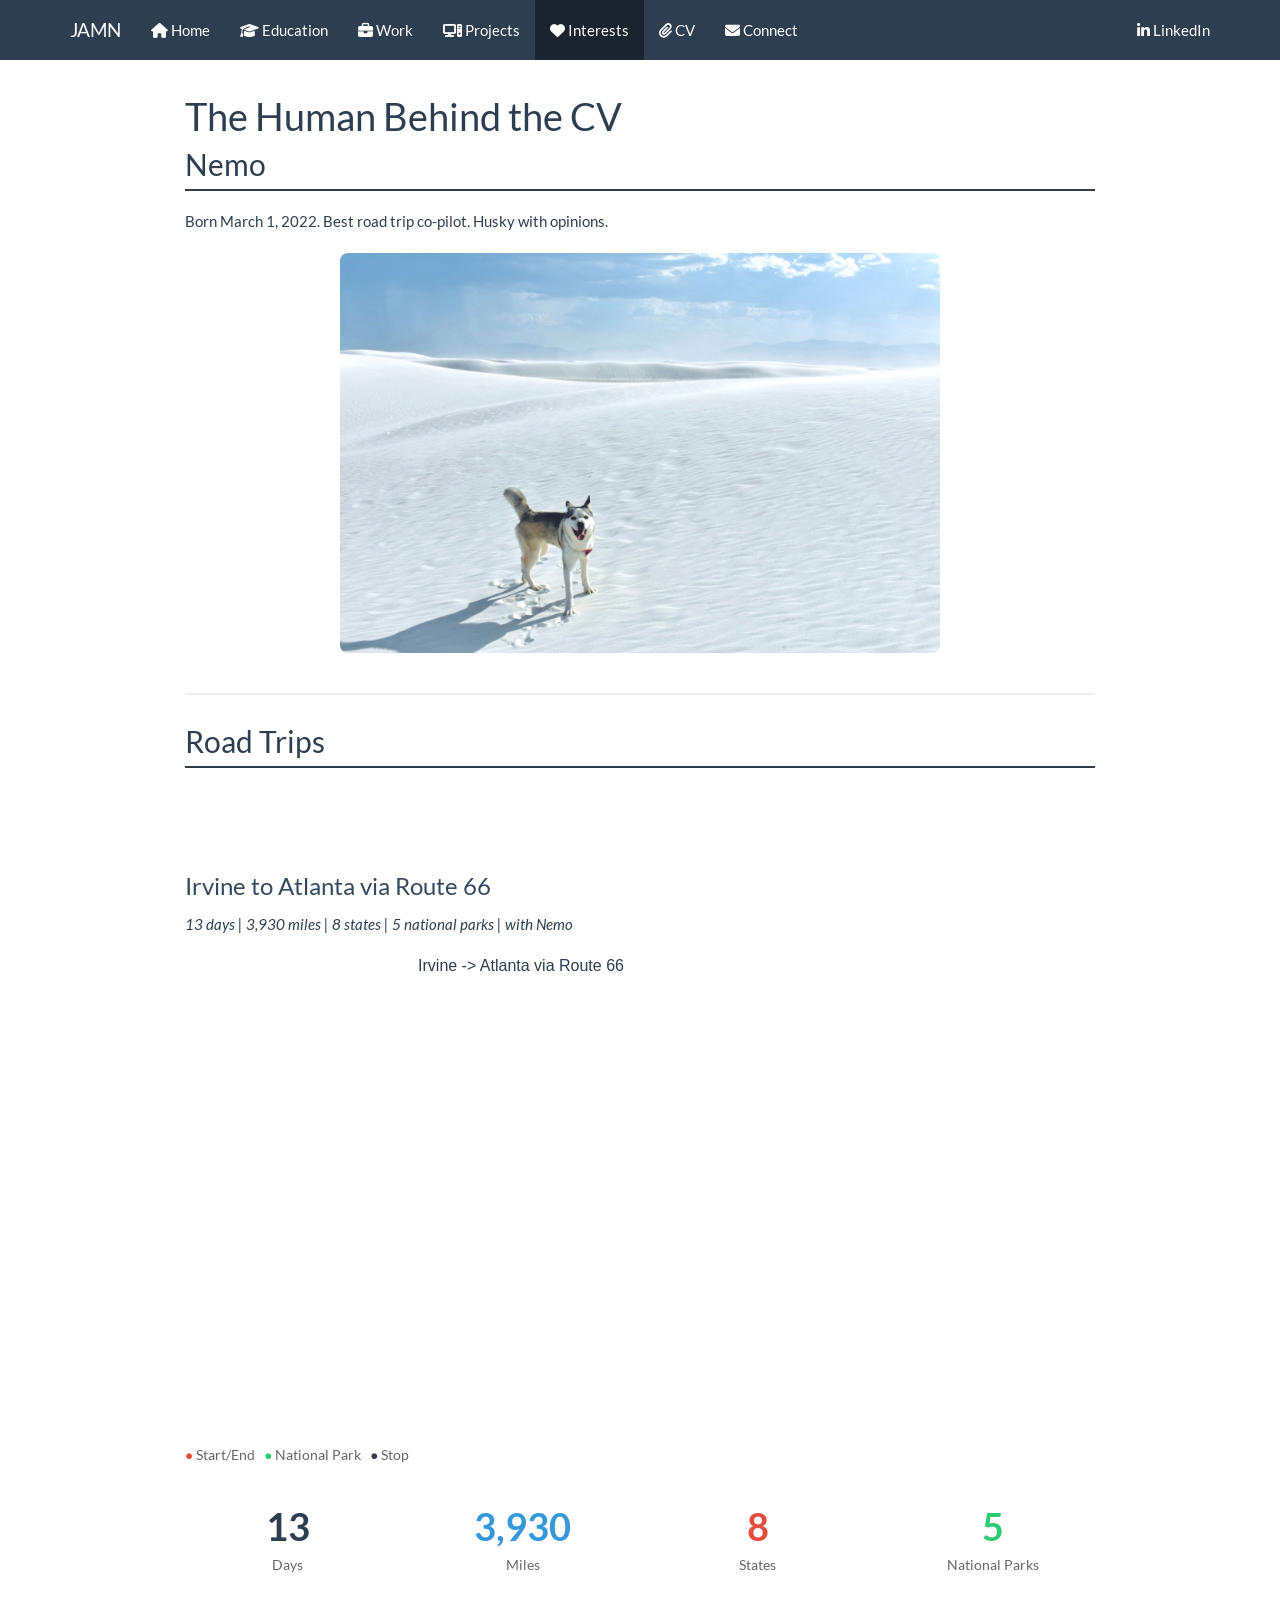
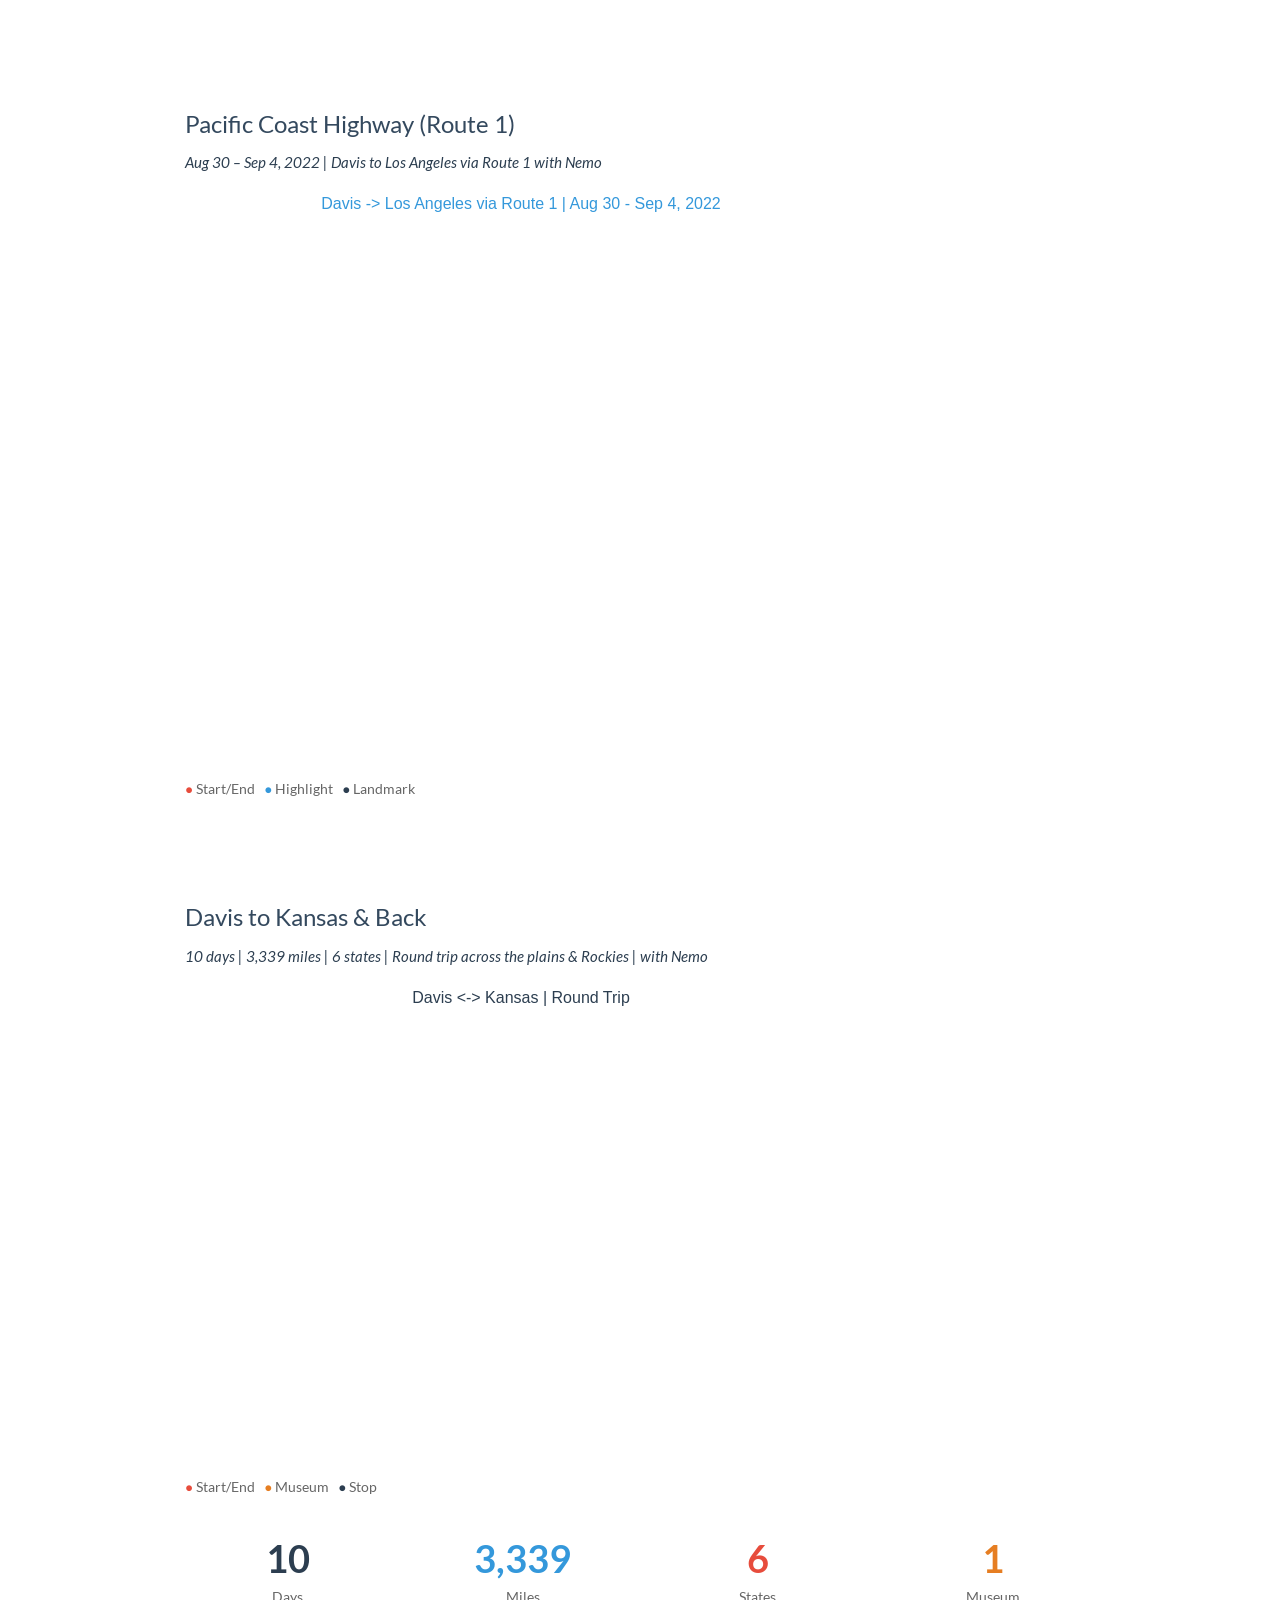
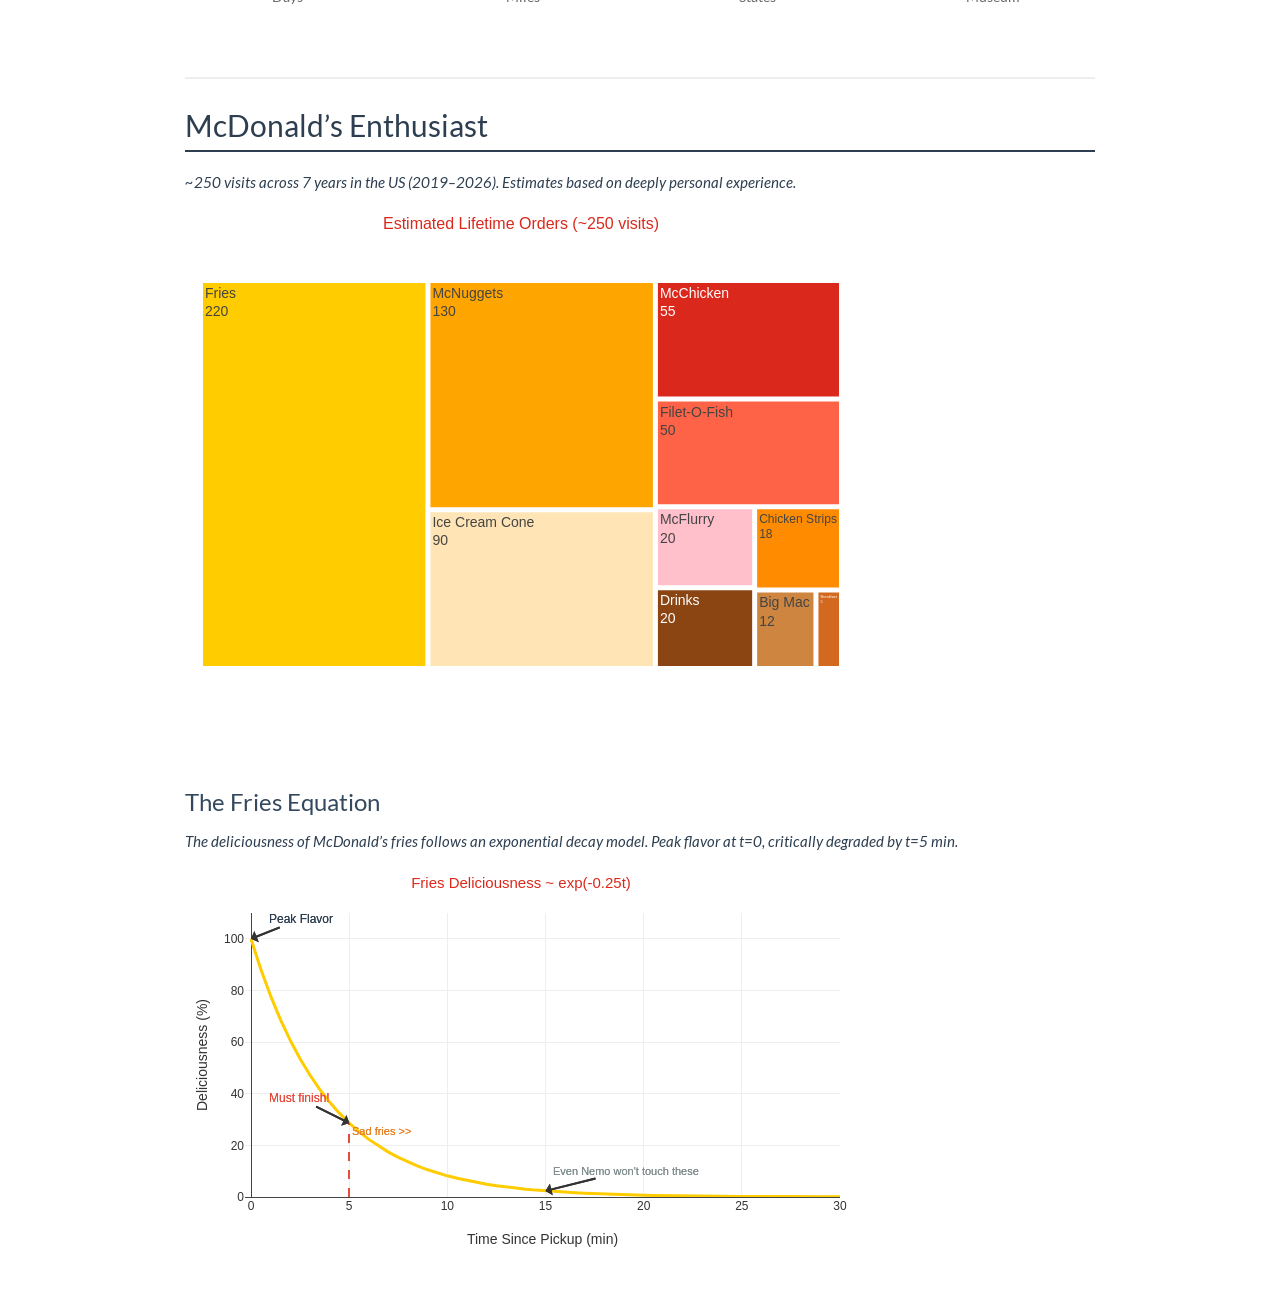
<file: docs/interests.html>
<!DOCTYPE html>

<html>

<head>

<meta charset="utf-8" />
<meta name="generator" content="pandoc" />
<meta http-equiv="X-UA-Compatible" content="IE=EDGE" />




<title>The Human Behind the CV</title>

<script src="site_libs/header-attrs-2.30/header-attrs.js"></script>
<script src="site_libs/jquery-3.6.0/jquery-3.6.0.min.js"></script>
<meta name="viewport" content="width=device-width, initial-scale=1" />
<link href="site_libs/bootstrap-3.3.5/css/flatly.min.css" rel="stylesheet" />
<script src="site_libs/bootstrap-3.3.5/js/bootstrap.min.js"></script>
<script src="site_libs/bootstrap-3.3.5/shim/html5shiv.min.js"></script>
<script src="site_libs/bootstrap-3.3.5/shim/respond.min.js"></script>
<style>h1 {font-size: 34px;}
       h1.title {font-size: 38px;}
       h2 {font-size: 30px;}
       h3 {font-size: 24px;}
       h4 {font-size: 18px;}
       h5 {font-size: 16px;}
       h6 {font-size: 12px;}
       code {color: inherit; background-color: rgba(0, 0, 0, 0.04);}
       pre:not([class]) { background-color: white }</style>
<script src="site_libs/navigation-1.1/tabsets.js"></script>
<link href="site_libs/highlightjs-9.12.0/default.css" rel="stylesheet" />
<script src="site_libs/highlightjs-9.12.0/highlight.js"></script>
<link href="site_libs/htmltools-fill-0.5.8.1/fill.css" rel="stylesheet" />
<script src="site_libs/htmlwidgets-1.6.4/htmlwidgets.js"></script>
<script src="site_libs/plotly-binding-4.12.0/plotly.js"></script>
<script src="site_libs/typedarray-0.1/typedarray.min.js"></script>
<link href="site_libs/crosstalk-1.2.2/css/crosstalk.min.css" rel="stylesheet" />
<script src="site_libs/crosstalk-1.2.2/js/crosstalk.min.js"></script>
<link href="site_libs/plotly-htmlwidgets-css-2.25.2/plotly-htmlwidgets.css" rel="stylesheet" />
<script src="site_libs/plotly-main-2.25.2/plotly-latest.min.js"></script>
<link href="site_libs/font-awesome-6.5.2/css/all.min.css" rel="stylesheet" />
<link href="site_libs/font-awesome-6.5.2/css/v4-shims.min.css" rel="stylesheet" />
<link rel="icon" type="image/png" href="images/favicon.ico"/>

<style type="text/css">
  code{white-space: pre-wrap;}
  span.smallcaps{font-variant: small-caps;}
  span.underline{text-decoration: underline;}
  div.column{display: inline-block; vertical-align: top; width: 50%;}
  div.hanging-indent{margin-left: 1.5em; text-indent: -1.5em;}
  ul.task-list{list-style: none;}
    </style>

<style type="text/css">code{white-space: pre;}</style>
<script type="text/javascript">
if (window.hljs) {
  hljs.configure({languages: []});
  hljs.initHighlightingOnLoad();
  if (document.readyState && document.readyState === "complete") {
    window.setTimeout(function() { hljs.initHighlighting(); }, 0);
  }
}
</script>






<link rel="stylesheet" href="style.css" type="text/css" />



<style type = "text/css">
.main-container {
  max-width: 940px;
  margin-left: auto;
  margin-right: auto;
}
img {
  max-width:100%;
}
.tabbed-pane {
  padding-top: 12px;
}
.html-widget {
  margin-bottom: 20px;
}
button.code-folding-btn:focus {
  outline: none;
}
summary {
  display: list-item;
}
details > summary > p:only-child {
  display: inline;
}
pre code {
  padding: 0;
}
</style>


<style type="text/css">
.dropdown-submenu {
  position: relative;
}
.dropdown-submenu>.dropdown-menu {
  top: 0;
  left: 100%;
  margin-top: -6px;
  margin-left: -1px;
  border-radius: 0 6px 6px 6px;
}
.dropdown-submenu:hover>.dropdown-menu {
  display: block;
}
.dropdown-submenu>a:after {
  display: block;
  content: " ";
  float: right;
  width: 0;
  height: 0;
  border-color: transparent;
  border-style: solid;
  border-width: 5px 0 5px 5px;
  border-left-color: #cccccc;
  margin-top: 5px;
  margin-right: -10px;
}
.dropdown-submenu:hover>a:after {
  border-left-color: #adb5bd;
}
.dropdown-submenu.pull-left {
  float: none;
}
.dropdown-submenu.pull-left>.dropdown-menu {
  left: -100%;
  margin-left: 10px;
  border-radius: 6px 0 6px 6px;
}
</style>

<script type="text/javascript">
// manage active state of menu based on current page
$(document).ready(function () {
  // active menu anchor
  href = window.location.pathname
  href = href.substr(href.lastIndexOf('/') + 1)
  if (href === "")
    href = "index.html";
  var menuAnchor = $('a[href="' + href + '"]');

  // mark the anchor link active (and if it's in a dropdown, also mark that active)
  var dropdown = menuAnchor.closest('li.dropdown');
  if (window.bootstrap) { // Bootstrap 4+
    menuAnchor.addClass('active');
    dropdown.find('> .dropdown-toggle').addClass('active');
  } else { // Bootstrap 3
    menuAnchor.parent().addClass('active');
    dropdown.addClass('active');
  }

  // Navbar adjustments
  var navHeight = $(".navbar").first().height() + 15;
  var style = document.createElement('style');
  var pt = "padding-top: " + navHeight + "px; ";
  var mt = "margin-top: -" + navHeight + "px; ";
  var css = "";
  // offset scroll position for anchor links (for fixed navbar)
  for (var i = 1; i <= 6; i++) {
    css += ".section h" + i + "{ " + pt + mt + "}\n";
  }
  style.innerHTML = "body {" + pt + "padding-bottom: 40px; }\n" + css;
  document.head.appendChild(style);
});
</script>

<!-- tabsets -->

<style type="text/css">
.tabset-dropdown > .nav-tabs {
  display: inline-table;
  max-height: 500px;
  min-height: 44px;
  overflow-y: auto;
  border: 1px solid #ddd;
  border-radius: 4px;
}

.tabset-dropdown > .nav-tabs > li.active:before, .tabset-dropdown > .nav-tabs.nav-tabs-open:before {
  content: "\e259";
  font-family: 'Glyphicons Halflings';
  display: inline-block;
  padding: 10px;
  border-right: 1px solid #ddd;
}

.tabset-dropdown > .nav-tabs.nav-tabs-open > li.active:before {
  content: "\e258";
  font-family: 'Glyphicons Halflings';
  border: none;
}

.tabset-dropdown > .nav-tabs > li.active {
  display: block;
}

.tabset-dropdown > .nav-tabs > li > a,
.tabset-dropdown > .nav-tabs > li > a:focus,
.tabset-dropdown > .nav-tabs > li > a:hover {
  border: none;
  display: inline-block;
  border-radius: 4px;
  background-color: transparent;
}

.tabset-dropdown > .nav-tabs.nav-tabs-open > li {
  display: block;
  float: none;
}

.tabset-dropdown > .nav-tabs > li {
  display: none;
}
</style>

<!-- code folding -->




</head>

<body>


<div class="container-fluid main-container">




<div class="navbar navbar-default  navbar-fixed-top" role="navigation">
  <div class="container">
    <div class="navbar-header">
      <button type="button" class="navbar-toggle collapsed" data-toggle="collapse" data-bs-toggle="collapse" data-target="#navbar" data-bs-target="#navbar">
        <span class="icon-bar"></span>
        <span class="icon-bar"></span>
        <span class="icon-bar"></span>
      </button>
      <a class="navbar-brand" href="index.html">JAMN</a>
    </div>
    <div id="navbar" class="navbar-collapse collapse">
      <ul class="nav navbar-nav">
        <li>
  <a href="index.html">
    <span class="fa fa-home"></span>
     
    Home
  </a>
</li>
<li>
  <a href="about.html">
    <span class="fa fa-graduation-cap"></span>
     
    Education
  </a>
</li>
<li>
  <a href="work.html">
    <span class="fa fa-briefcase"></span>
     
    Work
  </a>
</li>
<li>
  <a href="projects.html">
    <span class="fa fa-computer"></span>
     
    Projects
  </a>
</li>
<li>
  <a href="interests.html">
    <span class="fa fa-heart"></span>
     
    Interests
  </a>
</li>
<li>
  <a href="files/JiaminZhao_CV.pdf">
    <span class="fa fa-paperclip"></span>
     
    CV
  </a>
</li>
<li>
  <a href="contact.html">
    <span class="fa fa-envelope"></span>
     
    Connect
  </a>
</li>
      </ul>
      <ul class="nav navbar-nav navbar-right">
        <li>
  <a href="https://www.linkedin.com/in/jiamin-z-7ba894330">
    <span class="fa fa-linkedin"></span>
     
    LinkedIn
  </a>
</li>
      </ul>
    </div><!--/.nav-collapse -->
  </div><!--/.container -->
</div><!--/.navbar -->

<div id="header">



<h1 class="title toc-ignore">The Human Behind the CV</h1>

</div>


<div id="nemo" class="section level2">
<h2>Nemo</h2>
<p>Born March 1, 2022. Best road trip co-pilot. Husky with opinions.</p>
<div style="margin-top: 20px; text-align: center;">
<p><img src="images/nemo_whitesands.jpg" style="max-width: 600px; width: 100%; border-radius: 8px;" /></p>
</div>
<hr class="section-divider">
</div>
<div id="road-trips" class="section level2">
<h2>Road Trips</h2>
<div id="irvine-to-atlanta-via-route-66" class="section level3">
<h3>Irvine to Atlanta via Route 66</h3>
<p><em>13 days | 3,930 miles | 8 states | 5 national parks | with
Nemo</em></p>
<div class="plotly html-widget html-fill-item" id="htmlwidget-aadaa0186f8f9e4ecf82" style="width:672px;height:480px;"></div>
<script type="application/json" data-for="htmlwidget-aadaa0186f8f9e4ecf82">{"x":{"visdat":{"10c11210ca8b":["function () ","plotlyVisDat"],"10c1c6174f1":["function () ","data"],"10c152448090":["function () ","data"]},"cur_data":"10c152448090","attrs":{"10c1c6174f1":{"alpha_stroke":1,"sizes":[10,100],"spans":[1,20],"lat":{},"lon":{},"mode":"lines","line":{"color":"#2C3E50","width":2},"showlegend":false,"hoverinfo":"none","inherit":true,"x":{},"y":{}},"10c152448090":{"alpha_stroke":1,"sizes":[10,100],"spans":[1,20],"lat":{},"lon":{},"mode":"markers","marker":{"color":["#E74C3C","#2C3E50","#2C3E50","#2ECC71","#2ECC71","#2C3E50","#2C3E50","#2ECC71","#2C3E50","#2C3E50","#2ECC71","#2C3E50","#2C3E50","#2C3E50","#2ECC71","#E74C3C"],"size":[14,7,7,12,12,7,7,12,7,7,12,7,7,7,12,14],"line":{"color":"#fff","width":1}},"text":{},"hoverinfo":"text","showlegend":false,"inherit":true,"x":{},"y":{}}},"layout":{"margin":{"b":0,"l":0,"t":50,"r":0},"mapType":"geo","title":{"text":"Irvine -> Atlanta via Route 66","font":{"color":"#2C3E50","size":16}},"geo":{"domain":{"x":[0,1],"y":[0,1]},"scope":"usa","projection":{"type":"albers usa"},"showland":true,"landcolor":"rgba(242,242,242,1)","showlakes":true,"lakecolor":"rgba(255,255,255,1)","subunitwidth":1,"subunitcolor":"rgba(217,217,217,1)","countrywidth":1,"countrycolor":"rgba(217,217,217,1)"},"hovermode":"closest","showlegend":false},"source":"A","config":{"modeBarButtonsToAdd":["hoverclosest","hovercompare"],"showSendToCloud":false,"displayModeBar":false},"data":[{"lat":[33.68,34.899999999999999,35.189999999999998,36.060000000000002,34.82,35.079999999999998,35.689999999999998,32.789999999999999,35.219999999999999,35.469999999999999,34.520000000000003,34.75,35.149999999999999,36.159999999999997,35.609999999999999,33.75],"lon":[-117.83,-117.02,-114.05,-112.14,-109.89,-106.65000000000001,-105.94,-106.33,-101.83,-97.519999999999996,-93.049999999999997,-92.290000000000006,-90.049999999999997,-86.780000000000001,-83.430000000000007,-84.390000000000001],"mode":"lines","line":{"color":"#2C3E50","width":2},"showlegend":false,"hoverinfo":["none","none","none","none","none","none","none","none","none","none","none","none","none","none","none","none"],"type":"scattergeo","marker":{"color":"rgba(31,119,180,1)","line":{"color":"rgba(31,119,180,1)"}},"geo":"geo","frame":null},{"lat":[33.68,34.899999999999999,35.189999999999998,36.060000000000002,34.82,35.079999999999998,35.689999999999998,32.789999999999999,35.219999999999999,35.469999999999999,34.520000000000003,34.75,35.149999999999999,36.159999999999997,35.609999999999999,33.75],"lon":[-117.83,-117.02,-114.05,-112.14,-109.89,-106.65000000000001,-105.94,-106.33,-101.83,-97.519999999999996,-93.049999999999997,-92.290000000000006,-90.049999999999997,-86.780000000000001,-83.430000000000007,-84.390000000000001],"mode":"markers","marker":{"color":["#E74C3C","#2C3E50","#2C3E50","#2ECC71","#2ECC71","#2C3E50","#2C3E50","#2ECC71","#2C3E50","#2C3E50","#2ECC71","#2C3E50","#2C3E50","#2C3E50","#2ECC71","#E74C3C"],"size":[14,7,7,12,12,7,7,12,7,7,12,7,7,7,12,14],"line":{"color":"#fff","width":1}},"text":["<b>Day 1: Irvine, CA<\/b><br>Start","<b>Day 1: Barstow, CA<\/b><br>Stop","<b>Day 2: Kingman, AZ<\/b><br>Stop","<b>Day 3: Grand Canyon NP<\/b><br>National Park","<b>Day 4: Petrified Forest NP<\/b><br>National Park","<b>Day 5: Albuquerque, NM<\/b><br>Stop","<b>Day 5: Santa Fe, NM<\/b><br>Stop","<b>Day 6: White Sands NP<\/b><br>National Park","<b>Day 7: Amarillo, TX<\/b><br>Stop","<b>Day 8: Oklahoma City, OK<\/b><br>Stop","<b>Day 9: Hot Springs NP, AR<\/b><br>National Park","<b>Day 9: Little Rock, AR<\/b><br>Stop","<b>Day 10: Memphis, TN<\/b><br>Stop","<b>Day 11: Nashville, TN<\/b><br>Stop","<b>Day 12: Great Smoky Mountains NP<\/b><br>National Park","<b>Day 13: Atlanta, GA<\/b><br>End"],"hoverinfo":["text","text","text","text","text","text","text","text","text","text","text","text","text","text","text","text"],"showlegend":false,"type":"scattergeo","line":{"color":"rgba(255,127,14,1)"},"geo":"geo","frame":null}],"highlight":{"on":"plotly_click","persistent":false,"dynamic":false,"selectize":false,"opacityDim":0.20000000000000001,"selected":{"opacity":1},"debounce":0},"shinyEvents":["plotly_hover","plotly_click","plotly_selected","plotly_relayout","plotly_brushed","plotly_brushing","plotly_clickannotation","plotly_doubleclick","plotly_deselect","plotly_afterplot","plotly_sunburstclick"],"base_url":"https://plot.ly"},"evals":[],"jsHooks":[]}</script>
<p class="map-legend">
<span style="color: #E74C3C;">●</span> Start/End   <span
style="color: #2ECC71;">●</span> National Park   <span
style="color: #2C3E50;">●</span> Stop
</p>
<div class="row" style="margin-top: 15px; margin-bottom: 25px;">
<div class="col-sm-3">
<div class="stat-card">
<p><span class="stat-number" style="color: #2C3E50;">13</span> <span
class="stat-label">Days</span></p>
</div>
</div>
<div class="col-sm-3">
<div class="stat-card">
<p><span class="stat-number" style="color: #3498DB;">3,930</span> <span
class="stat-label">Miles</span></p>
</div>
</div>
<div class="col-sm-3">
<div class="stat-card">
<p><span class="stat-number" style="color: #E74C3C;">8</span> <span
class="stat-label">States</span></p>
</div>
</div>
<div class="col-sm-3">
<div class="stat-card">
<p><span class="stat-number" style="color: #2ECC71;">5</span> <span
class="stat-label">National Parks</span></p>
</div>
</div>
</div>
</div>
<div id="pacific-coast-highway-route-1" class="section level3">
<h3>Pacific Coast Highway (Route 1)</h3>
<p><em>Aug 30 – Sep 4, 2022 | Davis to Los Angeles via Route 1 with
Nemo</em></p>
<div class="plotly html-widget html-fill-item" id="htmlwidget-ee9779ff35e054881a37" style="width:672px;height:576px;"></div>
<script type="application/json" data-for="htmlwidget-ee9779ff35e054881a37">{"x":{"visdat":{"10c1678b2783":["function () ","plotlyVisDat"],"10c160cf3e90":["function () ","data"],"10c146149197":["function () ","data"],"10c170627472":["function () ","data"]},"cur_data":"10c170627472","attrs":{"10c160cf3e90":{"alpha_stroke":1,"sizes":[10,100],"spans":[1,20],"lat":{},"lon":{},"mode":"text","text":{},"textfont":{"size":10,"color":"#bbb"},"textposition":"middle right","showlegend":false,"hoverinfo":"none","inherit":true,"x":{},"y":{}},"10c146149197":{"alpha_stroke":1,"sizes":[10,100],"spans":[1,20],"lat":{},"lon":{},"mode":"lines","line":{"color":"#3498DB","width":3},"showlegend":false,"hoverinfo":"none","inherit":true,"x":{},"y":{}},"10c170627472":{"alpha_stroke":1,"sizes":[10,100],"spans":[1,20],"lat":{},"lon":{},"mode":"markers","marker":{"color":["#E74C3C","#3498DB","#2C3E50","#2C3E50","#2C3E50","#3498DB","#3498DB","#3498DB","#2C3E50","#2C3E50","#2C3E50","#E74C3C"],"size":[14,12,8,8,8,12,12,12,8,8,8,14],"line":{"color":"#fff","width":1}},"text":{},"hoverinfo":"text","showlegend":false,"inherit":true,"x":{},"y":{}}},"layout":{"margin":{"b":0,"l":0,"t":50,"r":0},"mapType":"geo","title":{"text":"Davis -> Los Angeles via Route 1 | Aug 30 - Sep 4, 2022","font":{"color":"#3498DB","size":16}},"geo":{"domain":{"x":[0,1],"y":[0,1]},"resolution":50,"showland":true,"landcolor":"rgba(242,242,242,1)","showlakes":true,"lakecolor":"rgba(255,255,255,1)","showsubunits":true,"subunitcolor":"rgba(217,217,217,1)","showcountries":true,"countrycolor":"rgba(217,217,217,1)","showcoastlines":true,"coastlinecolor":"rgba(191,191,191,1)","lonaxis":{"range":[-124,-117]},"lataxis":{"range":[33.5,39]},"bgcolor":"rgba(0,0,0,0)"},"hovermode":"closest","showlegend":false},"source":"A","config":{"modeBarButtonsToAdd":["hoverclosest","hovercompare"],"showSendToCloud":false,"displayModeBar":false},"data":[{"lat":[38.579999999999998,37.340000000000003,36.740000000000002,35.369999999999997,33.93],"lon":[-121.2,-121.59999999999999,-119.79000000000001,-118.8,-117.90000000000001],"mode":"text","text":["Sacramento","San Jose","Fresno","Bakersfield","Los Angeles"],"textfont":{"size":10,"color":"#bbb"},"textposition":["middle right","middle right","middle right","middle right","middle right"],"showlegend":false,"hoverinfo":["none","none","none","none","none"],"type":"scattergeo","marker":{"color":"rgba(31,119,180,1)","line":{"color":"rgba(31,119,180,1)"}},"line":{"color":"rgba(31,119,180,1)"},"geo":"geo","frame":null},{"lat":[38.539999999999999,37.751600000000003,37.808,37.4636,37.1828,36.618499999999997,36.371400000000001,36.270400000000002,36.238300000000002,35.282800000000002,34.4208,34.052199999999999],"lon":[-121.73999999999999,-122.4477,-122.41589999999999,-122.4286,-122.39400000000001,-121.90179999999999,-121.90219999999999,-121.8074,-121.81529999999999,-120.6596,-119.6982,-118.2437],"mode":"lines","line":{"color":"#3498DB","width":3},"showlegend":false,"hoverinfo":["none","none","none","none","none","none","none","none","none","none","none","none"],"type":"scattergeo","marker":{"color":"rgba(255,127,14,1)","line":{"color":"rgba(255,127,14,1)"}},"geo":"geo","frame":null},{"lat":[38.539999999999999,37.751600000000003,37.808,37.4636,37.1828,36.618499999999997,36.371400000000001,36.270400000000002,36.238300000000002,35.282800000000002,34.4208,34.052199999999999],"lon":[-121.73999999999999,-122.4477,-122.41589999999999,-122.4286,-122.39400000000001,-121.90179999999999,-121.90219999999999,-121.8074,-121.81529999999999,-120.6596,-119.6982,-118.2437],"mode":"markers","marker":{"color":["#E74C3C","#3498DB","#2C3E50","#2C3E50","#2C3E50","#3498DB","#3498DB","#3498DB","#2C3E50","#2C3E50","#2C3E50","#E74C3C"],"size":[14,12,8,8,8,12,12,12,8,8,8,14],"line":{"color":"#fff","width":1}},"text":["<b>Day 1: Start: Davis<\/b>","<b>Day 1: SF Twin Peaks<\/b>","<b>Day 1: Fisherman's Wharf<\/b>","<b>Day 2: Half Moon Bay<\/b>","<b>Day 2: Pigeon Point Lighthouse<\/b>","<b>Day 3: Monterey Aquarium<\/b>","<b>Day 4: Bixby Bridge<\/b>","<b>Day 4: Big Sur<\/b>","<b>Day 4: Pfeiffer Beach<\/b>","<b>Day 5: San Luis Obispo<\/b>","<b>Day 5: Santa Barbara<\/b>","<b>Day 6: End: Los Angeles<\/b>"],"hoverinfo":["text","text","text","text","text","text","text","text","text","text","text","text"],"showlegend":false,"type":"scattergeo","line":{"color":"rgba(44,160,44,1)"},"geo":"geo","frame":null}],"highlight":{"on":"plotly_click","persistent":false,"dynamic":false,"selectize":false,"opacityDim":0.20000000000000001,"selected":{"opacity":1},"debounce":0},"shinyEvents":["plotly_hover","plotly_click","plotly_selected","plotly_relayout","plotly_brushed","plotly_brushing","plotly_clickannotation","plotly_doubleclick","plotly_deselect","plotly_afterplot","plotly_sunburstclick"],"base_url":"https://plot.ly"},"evals":[],"jsHooks":[]}</script>
<p class="map-legend">
<span style="color: #E74C3C;">●</span> Start/End   <span
style="color: #3498DB;">●</span> Highlight   <span
style="color: #2C3E50;">●</span> Landmark
</p>
</div>
<div id="davis-to-kansas-back" class="section level3">
<h3>Davis to Kansas &amp; Back</h3>
<p><em>10 days | 3,339 miles | 6 states | Round trip across the plains
&amp; Rockies | with Nemo</em></p>
<div class="plotly html-widget html-fill-item" id="htmlwidget-c4d0eaa6ac16a20e9066" style="width:672px;height:480px;"></div>
<script type="application/json" data-for="htmlwidget-c4d0eaa6ac16a20e9066">{"x":{"visdat":{"10c13c1a687d":["function () ","plotlyVisDat"],"10c169c2055e":["function () ","data"],"10c140ee9490":["function () ","data"]},"cur_data":"10c140ee9490","attrs":{"10c169c2055e":{"alpha_stroke":1,"sizes":[10,100],"spans":[1,20],"lat":{},"lon":{},"mode":"lines","line":{"color":"#2C3E50","width":2},"showlegend":false,"hoverinfo":"none","inherit":true,"x":{},"y":{}},"10c140ee9490":{"alpha_stroke":1,"sizes":[10,100],"spans":[1,20],"lat":{},"lon":{},"mode":"markers","marker":{"color":["#E74C3C","#2C3E50","#2C3E50","#2C3E50","#2C3E50","#2C3E50","#E67E22","#2C3E50","#2C3E50","#2C3E50","#2C3E50","#2C3E50","#E74C3C"],"size":[14,7,7,7,7,7,12,7,7,7,7,7,14],"line":{"color":"#fff","width":1}},"text":{},"hoverinfo":"text","showlegend":false,"inherit":true,"x":{},"y":{}}},"layout":{"margin":{"b":0,"l":0,"t":50,"r":0},"mapType":"geo","title":{"text":"Davis <-> Kansas | Round Trip","font":{"color":"#2C3E50","size":16}},"geo":{"domain":{"x":[0,1],"y":[0,1]},"scope":"usa","projection":{"type":"albers usa"},"showland":true,"landcolor":"rgba(242,242,242,1)","showlakes":true,"lakecolor":"rgba(255,255,255,1)","subunitwidth":1,"subunitcolor":"rgba(217,217,217,1)","countrywidth":1,"countrycolor":"rgba(217,217,217,1)"},"hovermode":"closest","showlegend":false},"source":"A","config":{"modeBarButtonsToAdd":["hoverclosest","hovercompare"],"showSendToCloud":false,"displayModeBar":false},"data":[{"lat":[38.539999999999999,35.200000000000003,35.079999999999998,35.219999999999999,35.469999999999999,37.689999999999998,38.060000000000002,39.740000000000002,39.060000000000002,38.57,40.759999999999998,39.530000000000001,38.539999999999999],"lon":[-121.73999999999999,-111.65000000000001,-106.65000000000001,-101.83,-97.519999999999996,-97.340000000000003,-97.930000000000007,-104.98999999999999,-108.55,-109.55,-111.89,-119.81,-121.73999999999999],"mode":"lines","line":{"color":"#2C3E50","width":2},"showlegend":false,"hoverinfo":["none","none","none","none","none","none","none","none","none","none","none","none","none"],"type":"scattergeo","marker":{"color":"rgba(31,119,180,1)","line":{"color":"rgba(31,119,180,1)"}},"geo":"geo","frame":null},{"lat":[38.539999999999999,35.200000000000003,35.079999999999998,35.219999999999999,35.469999999999999,37.689999999999998,38.060000000000002,39.740000000000002,39.060000000000002,38.57,40.759999999999998,39.530000000000001,38.539999999999999],"lon":[-121.73999999999999,-111.65000000000001,-106.65000000000001,-101.83,-97.519999999999996,-97.340000000000003,-97.930000000000007,-104.98999999999999,-108.55,-109.55,-111.89,-119.81,-121.73999999999999],"mode":"markers","marker":{"color":["#E74C3C","#2C3E50","#2C3E50","#2C3E50","#2C3E50","#2C3E50","#E67E22","#2C3E50","#2C3E50","#2C3E50","#2C3E50","#2C3E50","#E74C3C"],"size":[14,7,7,7,7,7,12,7,7,7,7,7,14],"line":{"color":"#fff","width":1}},"text":["<b>Day 1: Davis, CA<\/b><br>Start","<b>Day 2: Flagstaff, AZ<\/b><br>Stop","<b>Day 3: Albuquerque, NM<\/b><br>Stop","<b>Day 4: Amarillo, TX<\/b><br>Stop","<b>Day 5: Oklahoma City, OK<\/b><br>Stop","<b>Day 6: Wichita, KS<\/b><br>Stop","<b>Day 6: Hutchinson, KS<\/b><br>Museum","<b>Day 7: Denver, CO<\/b><br>Stop","<b>Day 8: Grand Junction, CO<\/b><br>Stop","<b>Day 8: Moab, UT<\/b><br>Stop","<b>Day 9: Salt Lake City, UT<\/b><br>Stop","<b>Day 9: Reno, NV<\/b><br>Stop","<b>Day 10: Davis, CA<\/b><br>End"],"hoverinfo":["text","text","text","text","text","text","text","text","text","text","text","text","text"],"showlegend":false,"type":"scattergeo","line":{"color":"rgba(255,127,14,1)"},"geo":"geo","frame":null}],"highlight":{"on":"plotly_click","persistent":false,"dynamic":false,"selectize":false,"opacityDim":0.20000000000000001,"selected":{"opacity":1},"debounce":0},"shinyEvents":["plotly_hover","plotly_click","plotly_selected","plotly_relayout","plotly_brushed","plotly_brushing","plotly_clickannotation","plotly_doubleclick","plotly_deselect","plotly_afterplot","plotly_sunburstclick"],"base_url":"https://plot.ly"},"evals":[],"jsHooks":[]}</script>
<p class="map-legend">
<span style="color: #E74C3C;">●</span> Start/End   <span
style="color: #E67E22;">●</span> Museum   <span
style="color: #2C3E50;">●</span> Stop
</p>
<div class="row" style="margin-top: 15px; margin-bottom: 25px;">
<div class="col-sm-3">
<div class="stat-card">
<p><span class="stat-number" style="color: #2C3E50;">10</span> <span
class="stat-label">Days</span></p>
</div>
</div>
<div class="col-sm-3">
<div class="stat-card">
<p><span class="stat-number" style="color: #3498DB;">3,339</span> <span
class="stat-label">Miles</span></p>
</div>
</div>
<div class="col-sm-3">
<div class="stat-card">
<p><span class="stat-number" style="color: #E74C3C;">6</span> <span
class="stat-label">States</span></p>
</div>
</div>
<div class="col-sm-3">
<div class="stat-card">
<p><span class="stat-number" style="color: #E67E22;">1</span> <span
class="stat-label">Museum</span></p>
</div>
</div>
</div>
<hr class="section-divider">
</div>
</div>
<div id="mcdonalds-enthusiast" class="section level2">
<h2>McDonald’s Enthusiast</h2>
<p><em>~250 visits across 7 years in the US (2019–2026). Estimates based
on deeply personal experience.</em></p>
<div class="plotly html-widget html-fill-item" id="htmlwidget-3b968ba261aa8c405af7" style="width:672px;height:480px;"></div>
<script type="application/json" data-for="htmlwidget-3b968ba261aa8c405af7">{"x":{"visdat":{"10c13a0cca43":["function () ","plotlyVisDat"]},"cur_data":"10c13a0cca43","attrs":{"10c13a0cca43":{"labels":{},"parents":["","","","","","","","","",""],"values":[220,130,90,55,50,20,18,12,20,5],"textinfo":"label","textfont":{"size":14},"marker":{"colors":["#FFCC00","#FFA500","#FFE4B5","#DA291C","#FF6347","#FFC0CB","#FF8C00","#CD853F","#8B4513","#D2691E"],"line":{"color":"#fff","width":2}},"hoverinfo":"label+value+percent parent","hovertemplate":"<b>%{label}<\/b><br>%{value} orders<br>%{percentParent:.1%} of total<extra><\/extra>","alpha_stroke":1,"sizes":[10,100],"spans":[1,20],"type":"treemap"}},"layout":{"margin":{"b":10,"l":10,"t":50,"r":10},"title":{"text":"Estimated Lifetime Orders (~250 visits)","font":{"color":"#DA291C","size":16}},"hovermode":"closest","showlegend":false},"source":"A","config":{"modeBarButtonsToAdd":["hoverclosest","hovercompare"],"showSendToCloud":false,"displayModeBar":false},"data":[{"labels":["Fries<br />220","McNuggets<br />130","Ice Cream Cone<br />90","McChicken<br />55","Filet-O-Fish<br />50","McFlurry<br />20","Chicken Strips<br />18","Big Mac<br />12","Drinks<br />20","Breakfast<br />5"],"parents":["","","","","","","","","",""],"values":[220,130,90,55,50,20,18,12,20,5],"textinfo":"label","textfont":{"size":14},"marker":{"color":"rgba(31,119,180,1)","colors":["#FFCC00","#FFA500","#FFE4B5","#DA291C","#FF6347","#FFC0CB","#FF8C00","#CD853F","#8B4513","#D2691E"],"line":{"color":"#fff","width":2}},"hoverinfo":["label+value+percent parent","label+value+percent parent","label+value+percent parent","label+value+percent parent","label+value+percent parent","label+value+percent parent","label+value+percent parent","label+value+percent parent","label+value+percent parent","label+value+percent parent"],"hovertemplate":["<b>%{label}<\/b><br>%{value} orders<br>%{percentParent:.1%} of total<extra><\/extra>","<b>%{label}<\/b><br>%{value} orders<br>%{percentParent:.1%} of total<extra><\/extra>","<b>%{label}<\/b><br>%{value} orders<br>%{percentParent:.1%} of total<extra><\/extra>","<b>%{label}<\/b><br>%{value} orders<br>%{percentParent:.1%} of total<extra><\/extra>","<b>%{label}<\/b><br>%{value} orders<br>%{percentParent:.1%} of total<extra><\/extra>","<b>%{label}<\/b><br>%{value} orders<br>%{percentParent:.1%} of total<extra><\/extra>","<b>%{label}<\/b><br>%{value} orders<br>%{percentParent:.1%} of total<extra><\/extra>","<b>%{label}<\/b><br>%{value} orders<br>%{percentParent:.1%} of total<extra><\/extra>","<b>%{label}<\/b><br>%{value} orders<br>%{percentParent:.1%} of total<extra><\/extra>","<b>%{label}<\/b><br>%{value} orders<br>%{percentParent:.1%} of total<extra><\/extra>"],"type":"treemap","frame":null}],"highlight":{"on":"plotly_click","persistent":false,"dynamic":false,"selectize":false,"opacityDim":0.20000000000000001,"selected":{"opacity":1},"debounce":0},"shinyEvents":["plotly_hover","plotly_click","plotly_selected","plotly_relayout","plotly_brushed","plotly_brushing","plotly_clickannotation","plotly_doubleclick","plotly_deselect","plotly_afterplot","plotly_sunburstclick"],"base_url":"https://plot.ly"},"evals":[],"jsHooks":[]}</script>
<div id="the-fries-equation" class="section level3">
<h3>The Fries Equation</h3>
<p><em>The deliciousness of McDonald’s fries follows an exponential
decay model. Peak flavor at t=0, critically degraded by t=5
min.</em></p>
<div class="plotly html-widget html-fill-item" id="htmlwidget-f91ab31e698d8347d398" style="width:672px;height:384px;"></div>
<script type="application/json" data-for="htmlwidget-f91ab31e698d8347d398">{"x":{"visdat":{"10c12e7e5b2a":["function () ","plotlyVisDat"]},"cur_data":"10c12e7e5b2a","attrs":{"10c12e7e5b2a":{"x":{},"y":{},"mode":"lines","line":{"color":"#FFCC00","width":3},"hoverinfo":"text","text":{},"alpha_stroke":1,"sizes":[10,100],"spans":[1,20],"type":"scatter"},"10c12e7e5b2a.1":{"x":5,"y":0,"mode":"lines","line":{"color":"#E74C3C","width":1,"dash":"dash"},"hoverinfo":"none","text":{},"alpha_stroke":1,"sizes":[10,100],"spans":[1,20],"type":"scatter","xend":5,"yend":28.650479686019008,"showlegend":false,"inherit":true}},"layout":{"margin":{"b":50,"l":60,"t":50,"r":10},"annotations":[{"text":"Peak Flavor","x":0,"y":100,"showarrow":true,"arrowcolor":"#333","font":{"color":"#2C3E50","size":12},"ax":50,"ay":-20},{"text":"Peak Flavor","x":0,"y":100,"showarrow":true,"arrowcolor":"#333","font":{"color":"#2C3E50","size":12},"ax":50,"ay":-20},{"text":"Must finish!","x":5,"y":28.650479686019008,"showarrow":true,"arrowcolor":"#333","font":{"color":"#E74C3C","size":12},"ax":-50,"ay":-25},{"text":"Must finish!","x":5,"y":28.650479686019008,"showarrow":true,"arrowcolor":"#333","font":{"color":"#E74C3C","size":12},"ax":-50,"ay":-25},{"text":"Sad fries >>","x":5.0199999999999996,"y":28.507584822445359,"showarrow":false,"font":{"color":"#E67E22","size":11},"xanchor":"left","yanchor":"top"},{"text":"Sad fries >>","x":5.0199999999999996,"y":28.507584822445359,"showarrow":false,"font":{"color":"#E67E22","size":11},"xanchor":"left","yanchor":"top"},{"text":"Even Nemo won't touch these","x":15,"y":2.3517745856009107,"showarrow":true,"arrowcolor":"#333","font":{"color":"#7F8C8D","size":11},"ax":80,"ay":-20},{"text":"Even Nemo won't touch these","x":15,"y":2.3517745856009107,"showarrow":true,"arrowcolor":"#333","font":{"color":"#7F8C8D","size":11},"ax":80,"ay":-20}],"title":{"text":"Fries Deliciousness ~ exp(-0.25t)","font":{"color":"#DA291C","size":15}},"xaxis":{"domain":[0,1],"automargin":true,"title":"Time Since Pickup (min)","titlefont":{"color":"#333"},"tickfont":{"color":"#333"},"gridcolor":"#eee"},"yaxis":{"domain":[0,1],"automargin":true,"title":"Deliciousness (%)","titlefont":{"color":"#333"},"tickfont":{"color":"#333"},"gridcolor":"#eee","range":[0,110]},"plot_bgcolor":"rgba(0,0,0,0)","paper_bgcolor":"rgba(0,0,0,0)","hovermode":"closest","showlegend":false},"source":"A","config":{"modeBarButtonsToAdd":["hoverclosest","hovercompare"],"showSendToCloud":false,"displayModeBar":false},"data":[{"x":[0,0.5,1,1.5,2,2.5,3,3.5,4,4.5,5,5.5,6,6.5,7,7.5,8,8.5,9,9.5,10,10.5,11,11.5,12,12.5,13,13.5,14,14.5,15,15.5,16,16.5,17,17.5,18,18.5,19,19.5,20,20.5,21,21.5,22,22.5,23,23.5,24,24.5,25,25.5,26,26.5,27,27.5,28,28.5,29,29.5,30],"y":[100,88.249690258459552,77.880078307140494,68.728927879097228,60.653065971263345,53.526142851899024,47.236655274101466,41.686201967850842,36.787944117144235,32.465246735834974,28.650479686019008,25.283959580474647,22.313016014842983,19.691167520419405,17.377394345044515,15.335496684492847,13.533528323661271,11.943296826671961,10.539922456186433,9.3014489210663491,8.2084998623898802,7.2439757034251455,6.392786120670757,5.6416139503777352,4.9787068367863947,4.3936933623407421,3.8774207831722007,3.421811831166603,3.0197383422318502,2.6649097336355485,2.3517745856009107,2.0754337873699744,1.8315638888734178,1.6163494588165874,1.4264233908999255,1.2588142242433997,1.1108996538242306,0.98036550358218277,0.8651695203120634,0.76350942188599613,0.67379469990854668,0.59462173564720944,0.52475183991813845,0.46309187335332458,0.40867714384640663,0.36065631360157308,0.31827807965096666,0.28087941945255129,0.24787521766663584,0.21874911181828852,0.19304541362277092,0.17036197958025739,0.15034391929775723,0.13267804310269915,0.11708796207911744,0.1033297638647637,0.091188196555451628,0.080473301012461321,0.071017438884254908,0.062672669844845763,0.055308437014783364],"mode":"lines","line":{"color":"#FFCC00","width":3},"hoverinfo":["text","text","text","text","text","text","text","text","text","text","text","text","text","text","text","text","text","text","text","text","text","text","text","text","text","text","text","text","text","text","text","text","text","text","text","text","text","text","text","text","text","text","text","text","text","text","text","text","text","text","text","text","text","text","text","text","text","text","text","text","text"],"text":["100% delicious at 0 min","88% delicious at 0.5 min","78% delicious at 1 min","69% delicious at 1.5 min","61% delicious at 2 min","54% delicious at 2.5 min","47% delicious at 3 min","42% delicious at 3.5 min","37% delicious at 4 min","32% delicious at 4.5 min","29% delicious at 5 min","25% delicious at 5.5 min","22% delicious at 6 min","20% delicious at 6.5 min","17% delicious at 7 min","15% delicious at 7.5 min","14% delicious at 8 min","12% delicious at 8.5 min","11% delicious at 9 min","9% delicious at 9.5 min","8% delicious at 10 min","7% delicious at 10.5 min","6% delicious at 11 min","6% delicious at 11.5 min","5% delicious at 12 min","4% delicious at 12.5 min","4% delicious at 13 min","3% delicious at 13.5 min","3% delicious at 14 min","3% delicious at 14.5 min","2% delicious at 15 min","2% delicious at 15.5 min","2% delicious at 16 min","2% delicious at 16.5 min","1% delicious at 17 min","1% delicious at 17.5 min","1% delicious at 18 min","1% delicious at 18.5 min","1% delicious at 19 min","1% delicious at 19.5 min","1% delicious at 20 min","1% delicious at 20.5 min","1% delicious at 21 min","0% delicious at 21.5 min","0% delicious at 22 min","0% delicious at 22.5 min","0% delicious at 23 min","0% delicious at 23.5 min","0% delicious at 24 min","0% delicious at 24.5 min","0% delicious at 25 min","0% delicious at 25.5 min","0% delicious at 26 min","0% delicious at 26.5 min","0% delicious at 27 min","0% delicious at 27.5 min","0% delicious at 28 min","0% delicious at 28.5 min","0% delicious at 29 min","0% delicious at 29.5 min","0% delicious at 30 min"],"type":"scatter","marker":{"color":"rgba(31,119,180,1)","line":{"color":"rgba(31,119,180,1)"}},"error_y":{"color":"rgba(31,119,180,1)"},"error_x":{"color":"rgba(31,119,180,1)"},"xaxis":"x","yaxis":"y","frame":null},{"x":[5,5,null,5,5,null,5,5,null,5,5,null,5,5,null,5,5,null,5,5,null,5,5,null,5,5,null,5,5,null,5,5,null,5,5,null,5,5,null,5,5,null,5,5,null,5,5,null,5,5,null,5,5,null,5,5,null,5,5,null,5,5,null,5,5,null,5,5,null,5,5,null,5,5,null,5,5,null,5,5,null,5,5,null,5,5,null,5,5,null,5,5,null,5,5,null,5,5,null,5,5,null,5,5,null,5,5,null,5,5,null,5,5,null,5,5,null,5,5,null,5,5,null,5,5,null,5,5,null,5,5,null,5,5,null,5,5,null,5,5,null,5,5,null,5,5,null,5,5,null,5,5,null,5,5,null,5,5,null,5,5,null,5,5,null,5,5,null,5,5,null,5,5,null,5,5,null,5,5,null,5,5],"y":[0,28.650479686019008,null,0,28.650479686019008,null,0,28.650479686019008,null,0,28.650479686019008,null,0,28.650479686019008,null,0,28.650479686019008,null,0,28.650479686019008,null,0,28.650479686019008,null,0,28.650479686019008,null,0,28.650479686019008,null,0,28.650479686019008,null,0,28.650479686019008,null,0,28.650479686019008,null,0,28.650479686019008,null,0,28.650479686019008,null,0,28.650479686019008,null,0,28.650479686019008,null,0,28.650479686019008,null,0,28.650479686019008,null,0,28.650479686019008,null,0,28.650479686019008,null,0,28.650479686019008,null,0,28.650479686019008,null,0,28.650479686019008,null,0,28.650479686019008,null,0,28.650479686019008,null,0,28.650479686019008,null,0,28.650479686019008,null,0,28.650479686019008,null,0,28.650479686019008,null,0,28.650479686019008,null,0,28.650479686019008,null,0,28.650479686019008,null,0,28.650479686019008,null,0,28.650479686019008,null,0,28.650479686019008,null,0,28.650479686019008,null,0,28.650479686019008,null,0,28.650479686019008,null,0,28.650479686019008,null,0,28.650479686019008,null,0,28.650479686019008,null,0,28.650479686019008,null,0,28.650479686019008,null,0,28.650479686019008,null,0,28.650479686019008,null,0,28.650479686019008,null,0,28.650479686019008,null,0,28.650479686019008,null,0,28.650479686019008,null,0,28.650479686019008,null,0,28.650479686019008,null,0,28.650479686019008,null,0,28.650479686019008,null,0,28.650479686019008,null,0,28.650479686019008,null,0,28.650479686019008,null,0,28.650479686019008,null,0,28.650479686019008,null,0,28.650479686019008,null,0,28.650479686019008],"mode":"lines","line":{"color":"#E74C3C","width":1,"dash":"dash"},"hoverinfo":["none","none",null,"none","none",null,"none","none",null,"none","none",null,"none","none",null,"none","none",null,"none","none",null,"none","none",null,"none","none",null,"none","none",null,"none","none",null,"none","none",null,"none","none",null,"none","none",null,"none","none",null,"none","none",null,"none","none",null,"none","none",null,"none","none",null,"none","none",null,"none","none",null,"none","none",null,"none","none",null,"none","none",null,"none","none",null,"none","none",null,"none","none",null,"none","none",null,"none","none",null,"none","none",null,"none","none",null,"none","none",null,"none","none",null,"none","none",null,"none","none",null,"none","none",null,"none","none",null,"none","none",null,"none","none",null,"none","none",null,"none","none",null,"none","none",null,"none","none",null,"none","none",null,"none","none",null,"none","none",null,"none","none",null,"none","none",null,"none","none",null,"none","none",null,"none","none",null,"none","none",null,"none","none",null,"none","none",null,"none","none",null,"none","none",null,"none","none",null,"none","none",null,"none","none",null,"none","none",null,"none","none"],"text":["100% delicious at 0 min","100% delicious at 0 min",null,"88% delicious at 0.5 min","88% delicious at 0.5 min",null,"78% delicious at 1 min","78% delicious at 1 min",null,"69% delicious at 1.5 min","69% delicious at 1.5 min",null,"61% delicious at 2 min","61% delicious at 2 min",null,"54% delicious at 2.5 min","54% delicious at 2.5 min",null,"47% delicious at 3 min","47% delicious at 3 min",null,"42% delicious at 3.5 min","42% delicious at 3.5 min",null,"37% delicious at 4 min","37% delicious at 4 min",null,"32% delicious at 4.5 min","32% delicious at 4.5 min",null,"29% delicious at 5 min","29% delicious at 5 min",null,"25% delicious at 5.5 min","25% delicious at 5.5 min",null,"22% delicious at 6 min","22% delicious at 6 min",null,"20% delicious at 6.5 min","20% delicious at 6.5 min",null,"17% delicious at 7 min","17% delicious at 7 min",null,"15% delicious at 7.5 min","15% delicious at 7.5 min",null,"14% delicious at 8 min","14% delicious at 8 min",null,"12% delicious at 8.5 min","12% delicious at 8.5 min",null,"11% delicious at 9 min","11% delicious at 9 min",null,"9% delicious at 9.5 min","9% delicious at 9.5 min",null,"8% delicious at 10 min","8% delicious at 10 min",null,"7% delicious at 10.5 min","7% delicious at 10.5 min",null,"6% delicious at 11 min","6% delicious at 11 min",null,"6% delicious at 11.5 min","6% delicious at 11.5 min",null,"5% delicious at 12 min","5% delicious at 12 min",null,"4% delicious at 12.5 min","4% delicious at 12.5 min",null,"4% delicious at 13 min","4% delicious at 13 min",null,"3% delicious at 13.5 min","3% delicious at 13.5 min",null,"3% delicious at 14 min","3% delicious at 14 min",null,"3% delicious at 14.5 min","3% delicious at 14.5 min",null,"2% delicious at 15 min","2% delicious at 15 min",null,"2% delicious at 15.5 min","2% delicious at 15.5 min",null,"2% delicious at 16 min","2% delicious at 16 min",null,"2% delicious at 16.5 min","2% delicious at 16.5 min",null,"1% delicious at 17 min","1% delicious at 17 min",null,"1% delicious at 17.5 min","1% delicious at 17.5 min",null,"1% delicious at 18 min","1% delicious at 18 min",null,"1% delicious at 18.5 min","1% delicious at 18.5 min",null,"1% delicious at 19 min","1% delicious at 19 min",null,"1% delicious at 19.5 min","1% delicious at 19.5 min",null,"1% delicious at 20 min","1% delicious at 20 min",null,"1% delicious at 20.5 min","1% delicious at 20.5 min",null,"1% delicious at 21 min","1% delicious at 21 min",null,"0% delicious at 21.5 min","0% delicious at 21.5 min",null,"0% delicious at 22 min","0% delicious at 22 min",null,"0% delicious at 22.5 min","0% delicious at 22.5 min",null,"0% delicious at 23 min","0% delicious at 23 min",null,"0% delicious at 23.5 min","0% delicious at 23.5 min",null,"0% delicious at 24 min","0% delicious at 24 min",null,"0% delicious at 24.5 min","0% delicious at 24.5 min",null,"0% delicious at 25 min","0% delicious at 25 min",null,"0% delicious at 25.5 min","0% delicious at 25.5 min",null,"0% delicious at 26 min","0% delicious at 26 min",null,"0% delicious at 26.5 min","0% delicious at 26.5 min",null,"0% delicious at 27 min","0% delicious at 27 min",null,"0% delicious at 27.5 min","0% delicious at 27.5 min",null,"0% delicious at 28 min","0% delicious at 28 min",null,"0% delicious at 28.5 min","0% delicious at 28.5 min",null,"0% delicious at 29 min","0% delicious at 29 min",null,"0% delicious at 29.5 min","0% delicious at 29.5 min",null,"0% delicious at 30 min","0% delicious at 30 min"],"type":"scatter","showlegend":false,"marker":{"color":"rgba(255,127,14,1)","line":{"color":"rgba(255,127,14,1)"}},"error_y":{"color":"rgba(255,127,14,1)"},"error_x":{"color":"rgba(255,127,14,1)"},"xaxis":"x","yaxis":"y","frame":null}],"highlight":{"on":"plotly_click","persistent":false,"dynamic":false,"selectize":false,"opacityDim":0.20000000000000001,"selected":{"opacity":1},"debounce":0},"shinyEvents":["plotly_hover","plotly_click","plotly_selected","plotly_relayout","plotly_brushed","plotly_brushing","plotly_clickannotation","plotly_doubleclick","plotly_deselect","plotly_afterplot","plotly_sunburstclick"],"base_url":"https://plot.ly"},"evals":[],"jsHooks":[]}</script>
</div>
</div>




</div>

<script>

// add bootstrap table styles to pandoc tables
function bootstrapStylePandocTables() {
  $('tr.odd').parent('tbody').parent('table').addClass('table table-condensed');
}
$(document).ready(function () {
  bootstrapStylePandocTables();
});


</script>

<!-- tabsets -->

<script>
$(document).ready(function () {
  window.buildTabsets("TOC");
});

$(document).ready(function () {
  $('.tabset-dropdown > .nav-tabs > li').click(function () {
    $(this).parent().toggleClass('nav-tabs-open');
  });
});
</script>

<!-- code folding -->


<!-- dynamically load mathjax for compatibility with self-contained -->
<script>
  (function () {
    var script = document.createElement("script");
    script.type = "text/javascript";
    script.src  = "https://mathjax.rstudio.com/latest/MathJax.js?config=TeX-AMS-MML_HTMLorMML";
    document.getElementsByTagName("head")[0].appendChild(script);
  })();
</script>

</body>
</html>
</file>
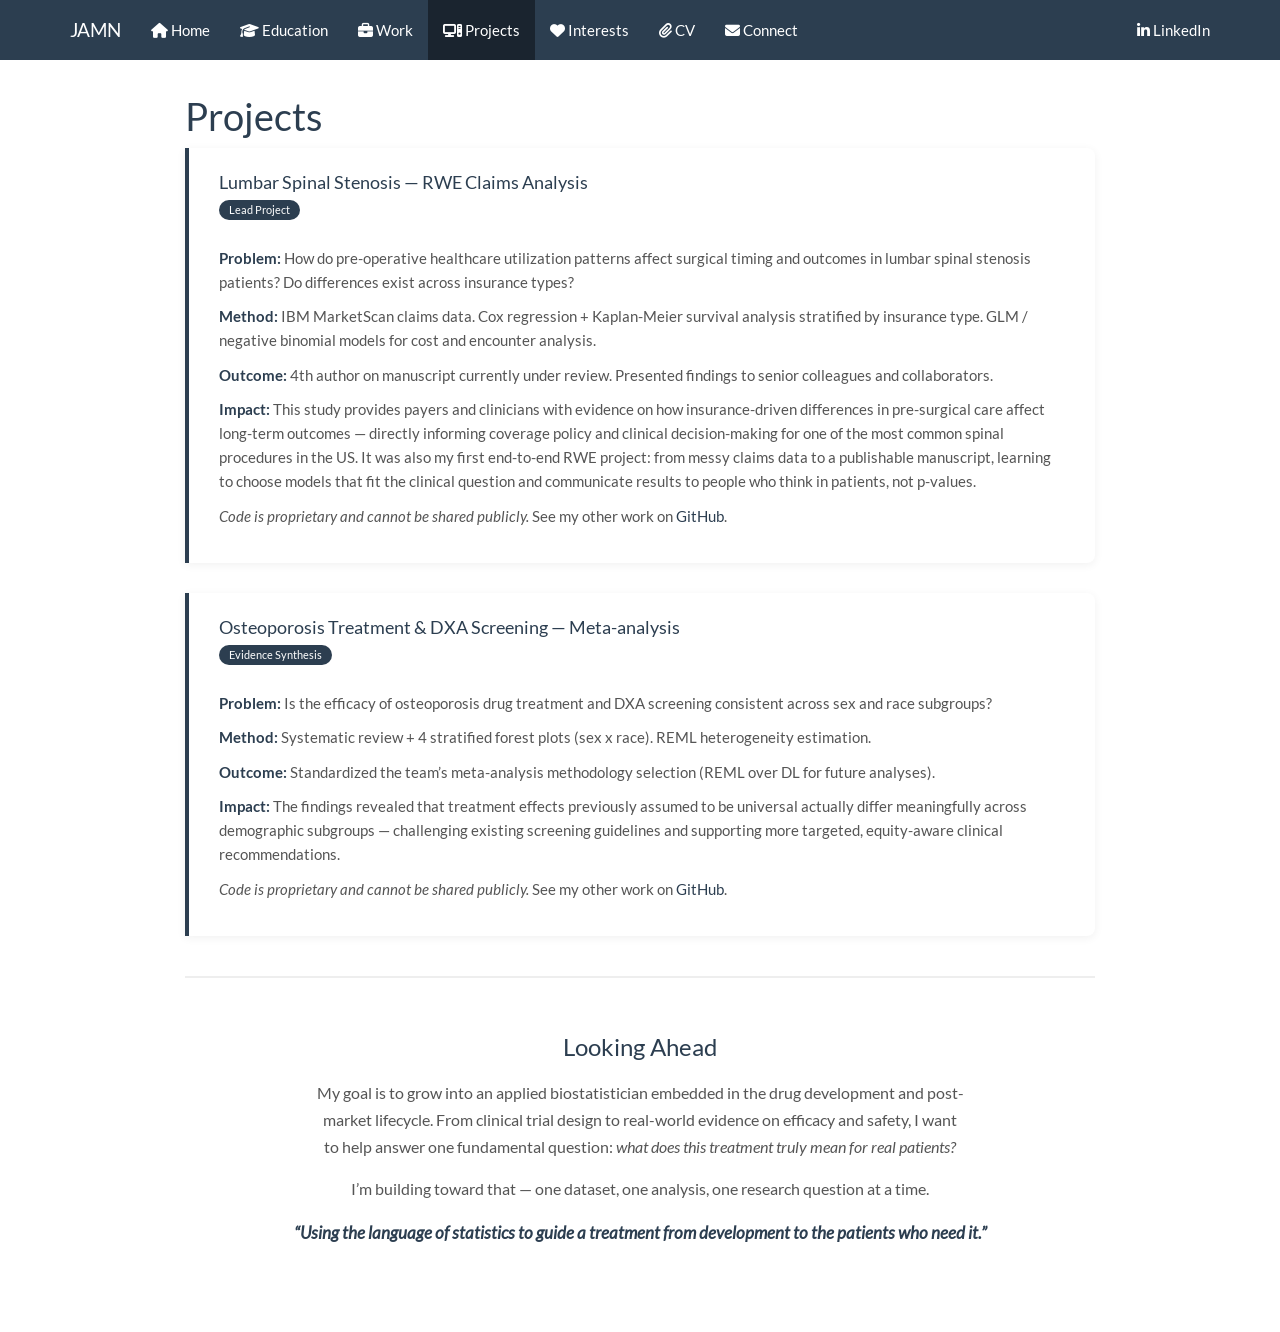
<file: docs/projects.html>
<!DOCTYPE html>

<html>

<head>

<meta charset="utf-8" />
<meta name="generator" content="pandoc" />
<meta http-equiv="X-UA-Compatible" content="IE=EDGE" />




<title>Projects</title>

<script src="site_libs/header-attrs-2.30/header-attrs.js"></script>
<script src="site_libs/jquery-3.6.0/jquery-3.6.0.min.js"></script>
<meta name="viewport" content="width=device-width, initial-scale=1" />
<link href="site_libs/bootstrap-3.3.5/css/flatly.min.css" rel="stylesheet" />
<script src="site_libs/bootstrap-3.3.5/js/bootstrap.min.js"></script>
<script src="site_libs/bootstrap-3.3.5/shim/html5shiv.min.js"></script>
<script src="site_libs/bootstrap-3.3.5/shim/respond.min.js"></script>
<style>h1 {font-size: 34px;}
       h1.title {font-size: 38px;}
       h2 {font-size: 30px;}
       h3 {font-size: 24px;}
       h4 {font-size: 18px;}
       h5 {font-size: 16px;}
       h6 {font-size: 12px;}
       code {color: inherit; background-color: rgba(0, 0, 0, 0.04);}
       pre:not([class]) { background-color: white }</style>
<script src="site_libs/navigation-1.1/tabsets.js"></script>
<link href="site_libs/highlightjs-9.12.0/default.css" rel="stylesheet" />
<script src="site_libs/highlightjs-9.12.0/highlight.js"></script>
<link href="site_libs/font-awesome-6.5.2/css/all.min.css" rel="stylesheet" />
<link href="site_libs/font-awesome-6.5.2/css/v4-shims.min.css" rel="stylesheet" />
<link rel="icon" type="image/png" href="images/favicon.ico"/>

<style type="text/css">
  code{white-space: pre-wrap;}
  span.smallcaps{font-variant: small-caps;}
  span.underline{text-decoration: underline;}
  div.column{display: inline-block; vertical-align: top; width: 50%;}
  div.hanging-indent{margin-left: 1.5em; text-indent: -1.5em;}
  ul.task-list{list-style: none;}
    </style>

<style type="text/css">code{white-space: pre;}</style>
<script type="text/javascript">
if (window.hljs) {
  hljs.configure({languages: []});
  hljs.initHighlightingOnLoad();
  if (document.readyState && document.readyState === "complete") {
    window.setTimeout(function() { hljs.initHighlighting(); }, 0);
  }
}
</script>






<link rel="stylesheet" href="style.css" type="text/css" />



<style type = "text/css">
.main-container {
  max-width: 940px;
  margin-left: auto;
  margin-right: auto;
}
img {
  max-width:100%;
}
.tabbed-pane {
  padding-top: 12px;
}
.html-widget {
  margin-bottom: 20px;
}
button.code-folding-btn:focus {
  outline: none;
}
summary {
  display: list-item;
}
details > summary > p:only-child {
  display: inline;
}
pre code {
  padding: 0;
}
</style>


<style type="text/css">
.dropdown-submenu {
  position: relative;
}
.dropdown-submenu>.dropdown-menu {
  top: 0;
  left: 100%;
  margin-top: -6px;
  margin-left: -1px;
  border-radius: 0 6px 6px 6px;
}
.dropdown-submenu:hover>.dropdown-menu {
  display: block;
}
.dropdown-submenu>a:after {
  display: block;
  content: " ";
  float: right;
  width: 0;
  height: 0;
  border-color: transparent;
  border-style: solid;
  border-width: 5px 0 5px 5px;
  border-left-color: #cccccc;
  margin-top: 5px;
  margin-right: -10px;
}
.dropdown-submenu:hover>a:after {
  border-left-color: #adb5bd;
}
.dropdown-submenu.pull-left {
  float: none;
}
.dropdown-submenu.pull-left>.dropdown-menu {
  left: -100%;
  margin-left: 10px;
  border-radius: 6px 0 6px 6px;
}
</style>

<script type="text/javascript">
// manage active state of menu based on current page
$(document).ready(function () {
  // active menu anchor
  href = window.location.pathname
  href = href.substr(href.lastIndexOf('/') + 1)
  if (href === "")
    href = "index.html";
  var menuAnchor = $('a[href="' + href + '"]');

  // mark the anchor link active (and if it's in a dropdown, also mark that active)
  var dropdown = menuAnchor.closest('li.dropdown');
  if (window.bootstrap) { // Bootstrap 4+
    menuAnchor.addClass('active');
    dropdown.find('> .dropdown-toggle').addClass('active');
  } else { // Bootstrap 3
    menuAnchor.parent().addClass('active');
    dropdown.addClass('active');
  }

  // Navbar adjustments
  var navHeight = $(".navbar").first().height() + 15;
  var style = document.createElement('style');
  var pt = "padding-top: " + navHeight + "px; ";
  var mt = "margin-top: -" + navHeight + "px; ";
  var css = "";
  // offset scroll position for anchor links (for fixed navbar)
  for (var i = 1; i <= 6; i++) {
    css += ".section h" + i + "{ " + pt + mt + "}\n";
  }
  style.innerHTML = "body {" + pt + "padding-bottom: 40px; }\n" + css;
  document.head.appendChild(style);
});
</script>

<!-- tabsets -->

<style type="text/css">
.tabset-dropdown > .nav-tabs {
  display: inline-table;
  max-height: 500px;
  min-height: 44px;
  overflow-y: auto;
  border: 1px solid #ddd;
  border-radius: 4px;
}

.tabset-dropdown > .nav-tabs > li.active:before, .tabset-dropdown > .nav-tabs.nav-tabs-open:before {
  content: "\e259";
  font-family: 'Glyphicons Halflings';
  display: inline-block;
  padding: 10px;
  border-right: 1px solid #ddd;
}

.tabset-dropdown > .nav-tabs.nav-tabs-open > li.active:before {
  content: "\e258";
  font-family: 'Glyphicons Halflings';
  border: none;
}

.tabset-dropdown > .nav-tabs > li.active {
  display: block;
}

.tabset-dropdown > .nav-tabs > li > a,
.tabset-dropdown > .nav-tabs > li > a:focus,
.tabset-dropdown > .nav-tabs > li > a:hover {
  border: none;
  display: inline-block;
  border-radius: 4px;
  background-color: transparent;
}

.tabset-dropdown > .nav-tabs.nav-tabs-open > li {
  display: block;
  float: none;
}

.tabset-dropdown > .nav-tabs > li {
  display: none;
}
</style>

<!-- code folding -->




</head>

<body>


<div class="container-fluid main-container">




<div class="navbar navbar-default  navbar-fixed-top" role="navigation">
  <div class="container">
    <div class="navbar-header">
      <button type="button" class="navbar-toggle collapsed" data-toggle="collapse" data-bs-toggle="collapse" data-target="#navbar" data-bs-target="#navbar">
        <span class="icon-bar"></span>
        <span class="icon-bar"></span>
        <span class="icon-bar"></span>
      </button>
      <a class="navbar-brand" href="index.html">JAMN</a>
    </div>
    <div id="navbar" class="navbar-collapse collapse">
      <ul class="nav navbar-nav">
        <li>
  <a href="index.html">
    <span class="fa fa-home"></span>
     
    Home
  </a>
</li>
<li>
  <a href="about.html">
    <span class="fa fa-graduation-cap"></span>
     
    Education
  </a>
</li>
<li>
  <a href="work.html">
    <span class="fa fa-briefcase"></span>
     
    Work
  </a>
</li>
<li>
  <a href="projects.html">
    <span class="fa fa-computer"></span>
     
    Projects
  </a>
</li>
<li>
  <a href="interests.html">
    <span class="fa fa-heart"></span>
     
    Interests
  </a>
</li>
<li>
  <a href="files/JiaminZhao_CV.pdf">
    <span class="fa fa-paperclip"></span>
     
    CV
  </a>
</li>
<li>
  <a href="contact.html">
    <span class="fa fa-envelope"></span>
     
    Connect
  </a>
</li>
      </ul>
      <ul class="nav navbar-nav navbar-right">
        <li>
  <a href="https://www.linkedin.com/in/jiamin-z-7ba894330">
    <span class="fa fa-linkedin"></span>
     
    LinkedIn
  </a>
</li>
      </ul>
    </div><!--/.nav-collapse -->
  </div><!--/.container -->
</div><!--/.navbar -->

<div id="header">



<h1 class="title toc-ignore">Projects</h1>

</div>


<div class="project-card">
<h3>
Lumbar Spinal Stenosis — RWE Claims Analysis
</h3>
<p><span class="project-tag">Lead Project</span></p>
<div class="project-detail">
<p><strong>Problem:</strong> How do pre-operative healthcare utilization
patterns affect surgical timing and outcomes in lumbar spinal stenosis
patients? Do differences exist across insurance types?</p>
</div>
<div class="project-detail">
<p><strong>Method:</strong> IBM MarketScan claims data. Cox regression +
Kaplan-Meier survival analysis stratified by insurance type. GLM /
negative binomial models for cost and encounter analysis.</p>
</div>
<div class="project-detail">
<p><strong>Outcome:</strong> 4th author on manuscript currently under
review. Presented findings to senior colleagues and collaborators.</p>
</div>
<div class="project-detail">
<p><strong>Impact:</strong> This study provides payers and clinicians
with evidence on how insurance-driven differences in pre-surgical care
affect long-term outcomes — directly informing coverage policy and
clinical decision-making for one of the most common spinal procedures in
the US. It was also my first end-to-end RWE project: from messy claims
data to a publishable manuscript, learning to choose models that fit the
clinical question and communicate results to people who think in
patients, not p-values.</p>
</div>
<div class="project-detail">
<p><em>Code is proprietary and cannot be shared publicly.</em> See my
other work on
<a href="https://github.com/ZJamn" target="_blank">GitHub</a>.</p>
</div>
</div>
<div class="project-card">
<h3>
Osteoporosis Treatment &amp; DXA Screening — Meta-analysis
</h3>
<p><span class="project-tag">Evidence Synthesis</span></p>
<div class="project-detail">
<p><strong>Problem:</strong> Is the efficacy of osteoporosis drug
treatment and DXA screening consistent across sex and race
subgroups?</p>
</div>
<div class="project-detail">
<p><strong>Method:</strong> Systematic review + 4 stratified forest
plots (sex x race). REML heterogeneity estimation.</p>
</div>
<div class="project-detail">
<p><strong>Outcome:</strong> Standardized the team’s meta-analysis
methodology selection (REML over DL for future analyses).</p>
</div>
<div class="project-detail">
<p><strong>Impact:</strong> The findings revealed that treatment effects
previously assumed to be universal actually differ meaningfully across
demographic subgroups — challenging existing screening guidelines and
supporting more targeted, equity-aware clinical recommendations.</p>
</div>
<div class="project-detail">
<p><em>Code is proprietary and cannot be shared publicly.</em> See my
other work on
<a href="https://github.com/ZJamn" target="_blank">GitHub</a>.</p>
</div>
</div>
<div class="vision-box">
<h3>
Looking Ahead
</h3>
<p class="vision-quote">
My goal is to grow into an applied biostatistician embedded in the drug
development and post-market lifecycle. From clinical trial design to
real-world evidence on efficacy and safety, I want to help answer one
fundamental question: <em>what does this treatment truly mean for real
patients?</em>
</p>
<p class="vision-quote">
I’m building toward that — one dataset, one analysis, one research
question at a time.
</p>
<p class="vision-tagline">
“Using the language of statistics to guide a treatment from development
to the patients who need it.”
</p>
</div>




</div>

<script>

// add bootstrap table styles to pandoc tables
function bootstrapStylePandocTables() {
  $('tr.odd').parent('tbody').parent('table').addClass('table table-condensed');
}
$(document).ready(function () {
  bootstrapStylePandocTables();
});


</script>

<!-- tabsets -->

<script>
$(document).ready(function () {
  window.buildTabsets("TOC");
});

$(document).ready(function () {
  $('.tabset-dropdown > .nav-tabs > li').click(function () {
    $(this).parent().toggleClass('nav-tabs-open');
  });
});
</script>

<!-- code folding -->


<!-- dynamically load mathjax for compatibility with self-contained -->
<script>
  (function () {
    var script = document.createElement("script");
    script.type = "text/javascript";
    script.src  = "https://mathjax.rstudio.com/latest/MathJax.js?config=TeX-AMS-MML_HTMLorMML";
    document.getElementsByTagName("head")[0].appendChild(script);
  })();
</script>

</body>
</html>
</file>
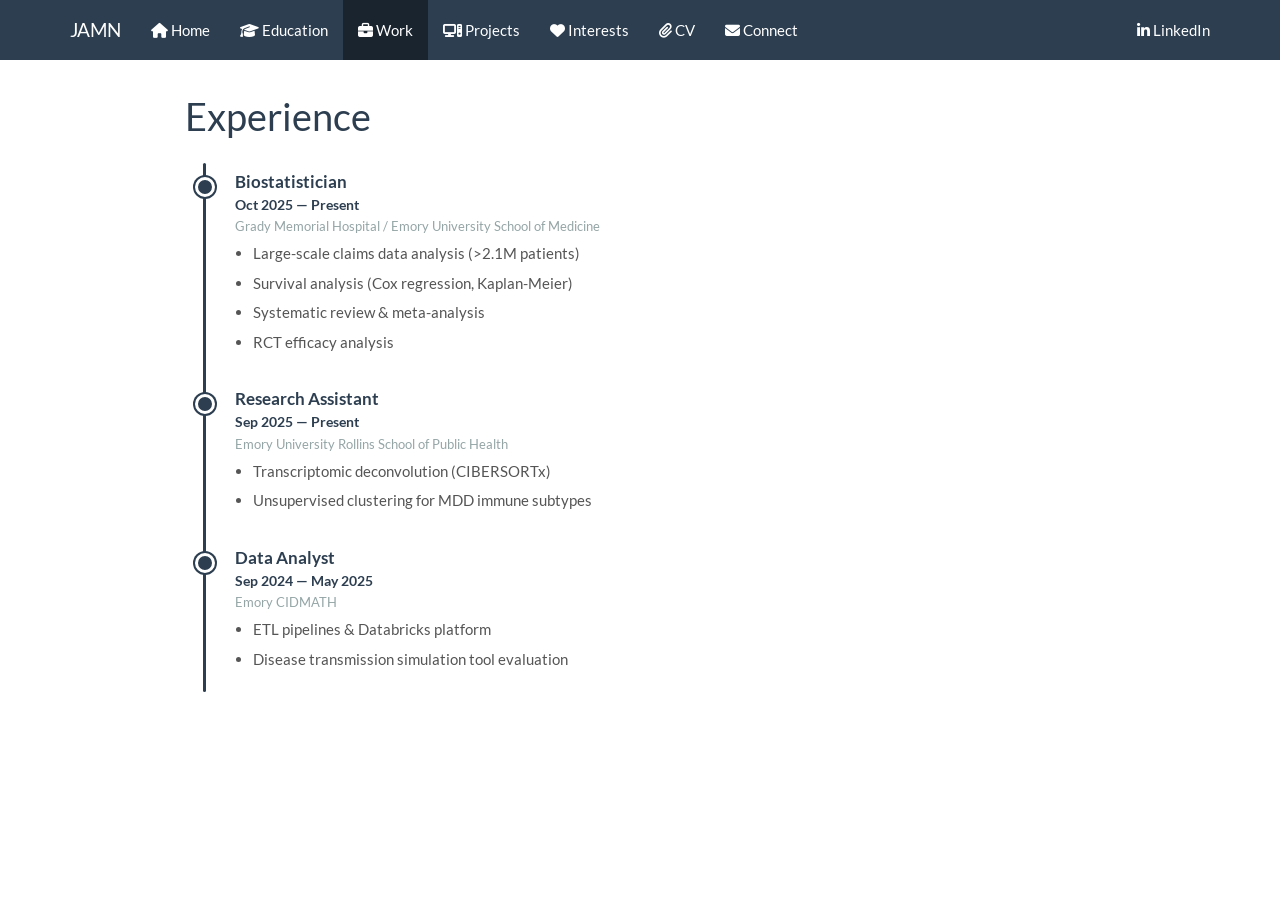
<file: docs/work.html>
<!DOCTYPE html>

<html>

<head>

<meta charset="utf-8" />
<meta name="generator" content="pandoc" />
<meta http-equiv="X-UA-Compatible" content="IE=EDGE" />




<title>Experience</title>

<script src="site_libs/header-attrs-2.30/header-attrs.js"></script>
<script src="site_libs/jquery-3.6.0/jquery-3.6.0.min.js"></script>
<meta name="viewport" content="width=device-width, initial-scale=1" />
<link href="site_libs/bootstrap-3.3.5/css/flatly.min.css" rel="stylesheet" />
<script src="site_libs/bootstrap-3.3.5/js/bootstrap.min.js"></script>
<script src="site_libs/bootstrap-3.3.5/shim/html5shiv.min.js"></script>
<script src="site_libs/bootstrap-3.3.5/shim/respond.min.js"></script>
<style>h1 {font-size: 34px;}
       h1.title {font-size: 38px;}
       h2 {font-size: 30px;}
       h3 {font-size: 24px;}
       h4 {font-size: 18px;}
       h5 {font-size: 16px;}
       h6 {font-size: 12px;}
       code {color: inherit; background-color: rgba(0, 0, 0, 0.04);}
       pre:not([class]) { background-color: white }</style>
<script src="site_libs/navigation-1.1/tabsets.js"></script>
<link href="site_libs/highlightjs-9.12.0/default.css" rel="stylesheet" />
<script src="site_libs/highlightjs-9.12.0/highlight.js"></script>
<link href="site_libs/font-awesome-6.5.2/css/all.min.css" rel="stylesheet" />
<link href="site_libs/font-awesome-6.5.2/css/v4-shims.min.css" rel="stylesheet" />
<link rel="icon" type="image/png" href="images/favicon.ico"/>

<style type="text/css">
  code{white-space: pre-wrap;}
  span.smallcaps{font-variant: small-caps;}
  span.underline{text-decoration: underline;}
  div.column{display: inline-block; vertical-align: top; width: 50%;}
  div.hanging-indent{margin-left: 1.5em; text-indent: -1.5em;}
  ul.task-list{list-style: none;}
    </style>

<style type="text/css">code{white-space: pre;}</style>
<script type="text/javascript">
if (window.hljs) {
  hljs.configure({languages: []});
  hljs.initHighlightingOnLoad();
  if (document.readyState && document.readyState === "complete") {
    window.setTimeout(function() { hljs.initHighlighting(); }, 0);
  }
}
</script>






<link rel="stylesheet" href="style.css" type="text/css" />



<style type = "text/css">
.main-container {
  max-width: 940px;
  margin-left: auto;
  margin-right: auto;
}
img {
  max-width:100%;
}
.tabbed-pane {
  padding-top: 12px;
}
.html-widget {
  margin-bottom: 20px;
}
button.code-folding-btn:focus {
  outline: none;
}
summary {
  display: list-item;
}
details > summary > p:only-child {
  display: inline;
}
pre code {
  padding: 0;
}
</style>


<style type="text/css">
.dropdown-submenu {
  position: relative;
}
.dropdown-submenu>.dropdown-menu {
  top: 0;
  left: 100%;
  margin-top: -6px;
  margin-left: -1px;
  border-radius: 0 6px 6px 6px;
}
.dropdown-submenu:hover>.dropdown-menu {
  display: block;
}
.dropdown-submenu>a:after {
  display: block;
  content: " ";
  float: right;
  width: 0;
  height: 0;
  border-color: transparent;
  border-style: solid;
  border-width: 5px 0 5px 5px;
  border-left-color: #cccccc;
  margin-top: 5px;
  margin-right: -10px;
}
.dropdown-submenu:hover>a:after {
  border-left-color: #adb5bd;
}
.dropdown-submenu.pull-left {
  float: none;
}
.dropdown-submenu.pull-left>.dropdown-menu {
  left: -100%;
  margin-left: 10px;
  border-radius: 6px 0 6px 6px;
}
</style>

<script type="text/javascript">
// manage active state of menu based on current page
$(document).ready(function () {
  // active menu anchor
  href = window.location.pathname
  href = href.substr(href.lastIndexOf('/') + 1)
  if (href === "")
    href = "index.html";
  var menuAnchor = $('a[href="' + href + '"]');

  // mark the anchor link active (and if it's in a dropdown, also mark that active)
  var dropdown = menuAnchor.closest('li.dropdown');
  if (window.bootstrap) { // Bootstrap 4+
    menuAnchor.addClass('active');
    dropdown.find('> .dropdown-toggle').addClass('active');
  } else { // Bootstrap 3
    menuAnchor.parent().addClass('active');
    dropdown.addClass('active');
  }

  // Navbar adjustments
  var navHeight = $(".navbar").first().height() + 15;
  var style = document.createElement('style');
  var pt = "padding-top: " + navHeight + "px; ";
  var mt = "margin-top: -" + navHeight + "px; ";
  var css = "";
  // offset scroll position for anchor links (for fixed navbar)
  for (var i = 1; i <= 6; i++) {
    css += ".section h" + i + "{ " + pt + mt + "}\n";
  }
  style.innerHTML = "body {" + pt + "padding-bottom: 40px; }\n" + css;
  document.head.appendChild(style);
});
</script>

<!-- tabsets -->

<style type="text/css">
.tabset-dropdown > .nav-tabs {
  display: inline-table;
  max-height: 500px;
  min-height: 44px;
  overflow-y: auto;
  border: 1px solid #ddd;
  border-radius: 4px;
}

.tabset-dropdown > .nav-tabs > li.active:before, .tabset-dropdown > .nav-tabs.nav-tabs-open:before {
  content: "\e259";
  font-family: 'Glyphicons Halflings';
  display: inline-block;
  padding: 10px;
  border-right: 1px solid #ddd;
}

.tabset-dropdown > .nav-tabs.nav-tabs-open > li.active:before {
  content: "\e258";
  font-family: 'Glyphicons Halflings';
  border: none;
}

.tabset-dropdown > .nav-tabs > li.active {
  display: block;
}

.tabset-dropdown > .nav-tabs > li > a,
.tabset-dropdown > .nav-tabs > li > a:focus,
.tabset-dropdown > .nav-tabs > li > a:hover {
  border: none;
  display: inline-block;
  border-radius: 4px;
  background-color: transparent;
}

.tabset-dropdown > .nav-tabs.nav-tabs-open > li {
  display: block;
  float: none;
}

.tabset-dropdown > .nav-tabs > li {
  display: none;
}
</style>

<!-- code folding -->




</head>

<body>


<div class="container-fluid main-container">




<div class="navbar navbar-default  navbar-fixed-top" role="navigation">
  <div class="container">
    <div class="navbar-header">
      <button type="button" class="navbar-toggle collapsed" data-toggle="collapse" data-bs-toggle="collapse" data-target="#navbar" data-bs-target="#navbar">
        <span class="icon-bar"></span>
        <span class="icon-bar"></span>
        <span class="icon-bar"></span>
      </button>
      <a class="navbar-brand" href="index.html">JAMN</a>
    </div>
    <div id="navbar" class="navbar-collapse collapse">
      <ul class="nav navbar-nav">
        <li>
  <a href="index.html">
    <span class="fa fa-home"></span>
     
    Home
  </a>
</li>
<li>
  <a href="about.html">
    <span class="fa fa-graduation-cap"></span>
     
    Education
  </a>
</li>
<li>
  <a href="work.html">
    <span class="fa fa-briefcase"></span>
     
    Work
  </a>
</li>
<li>
  <a href="projects.html">
    <span class="fa fa-computer"></span>
     
    Projects
  </a>
</li>
<li>
  <a href="interests.html">
    <span class="fa fa-heart"></span>
     
    Interests
  </a>
</li>
<li>
  <a href="files/JiaminZhao_CV.pdf">
    <span class="fa fa-paperclip"></span>
     
    CV
  </a>
</li>
<li>
  <a href="contact.html">
    <span class="fa fa-envelope"></span>
     
    Connect
  </a>
</li>
      </ul>
      <ul class="nav navbar-nav navbar-right">
        <li>
  <a href="https://www.linkedin.com/in/jiamin-z-7ba894330">
    <span class="fa fa-linkedin"></span>
     
    LinkedIn
  </a>
</li>
      </ul>
    </div><!--/.nav-collapse -->
  </div><!--/.container -->
</div><!--/.navbar -->

<div id="header">



<h1 class="title toc-ignore">Experience</h1>

</div>


<div class="timeline">
<div class="timeline-item">
<h3>
Biostatistician
</h3>
<div class="timeline-date">
Oct 2025 — Present
</div>
<div class="timeline-location">
Grady Memorial Hospital / Emory University School of Medicine
</div>
<ul>
<li>
Large-scale claims data analysis (&gt;2.1M patients)
</li>
<li>
Survival analysis (Cox regression, Kaplan-Meier)
</li>
<li>
Systematic review &amp; meta-analysis
</li>
<li>
RCT efficacy analysis
</li>
</ul>
</div>
<div class="timeline-item">
<h3>
Research Assistant
</h3>
<div class="timeline-date">
Sep 2025 — Present
</div>
<div class="timeline-location">
Emory University Rollins School of Public Health
</div>
<ul>
<li>
Transcriptomic deconvolution (CIBERSORTx)
</li>
<li>
Unsupervised clustering for MDD immune subtypes
</li>
</ul>
</div>
<div class="timeline-item">
<h3>
Data Analyst
</h3>
<div class="timeline-date">
Sep 2024 — May 2025
</div>
<div class="timeline-location">
Emory CIDMATH
</div>
<ul>
<li>
ETL pipelines &amp; Databricks platform
</li>
<li>
Disease transmission simulation tool evaluation
</li>
</ul>
</div>
</div>




</div>

<script>

// add bootstrap table styles to pandoc tables
function bootstrapStylePandocTables() {
  $('tr.odd').parent('tbody').parent('table').addClass('table table-condensed');
}
$(document).ready(function () {
  bootstrapStylePandocTables();
});


</script>

<!-- tabsets -->

<script>
$(document).ready(function () {
  window.buildTabsets("TOC");
});

$(document).ready(function () {
  $('.tabset-dropdown > .nav-tabs > li').click(function () {
    $(this).parent().toggleClass('nav-tabs-open');
  });
});
</script>

<!-- code folding -->


<!-- dynamically load mathjax for compatibility with self-contained -->
<script>
  (function () {
    var script = document.createElement("script");
    script.type = "text/javascript";
    script.src  = "https://mathjax.rstudio.com/latest/MathJax.js?config=TeX-AMS-MML_HTMLorMML";
    document.getElementsByTagName("head")[0].appendChild(script);
  })();
</script>

</body>
</html>
</file>
<file: docs/site_libs/highlightjs-9.12.0/default.css>
.hljs-literal {
  color: #990073;
}

.hljs-number {
  color: #099;
}

.hljs-comment {
  color: #998;
  font-style: italic;
}

.hljs-keyword {
  color: #900;
  font-weight: bold;
}

.hljs-string {
  color: #d14;
}
</file>
<file: docs/site_libs/htmltools-fill-0.5.8.1/fill.css>
@layer htmltools {
  .html-fill-container {
    display: flex;
    flex-direction: column;
    /* Prevent the container from expanding vertically or horizontally beyond its
    parent's constraints. */
    min-height: 0;
    min-width: 0;
  }
  .html-fill-container > .html-fill-item {
    /* Fill items can grow and shrink freely within
    available vertical space in fillable container */
    flex: 1 1 auto;
    min-height: 0;
    min-width: 0;
  }
  .html-fill-container > :not(.html-fill-item) {
    /* Prevent shrinking or growing of non-fill items */
    flex: 0 0 auto;
  }
}
</file>
<file: docs/site_libs/plotly-htmlwidgets-css-2.25.2/plotly-htmlwidgets.css>
/*
just here so that plotly works
correctly with ioslides.
see https://github.com/ropensci/plotly/issues/463
*/

slide:not(.current) .plotly.html-widget{
  display: none;
}
</file>
<file: docs/style.css>
/* Navbar - navy */
.navbar-default {
  background-color: #2C3E50 !important;
  border-color: #34495E !important;
}

.navbar-default .navbar-brand,
.navbar-default .navbar-nav > li > a {
  color: #fff !important;
}

.navbar-default .navbar-nav > li > a:hover {
  color: #ecf0f1 !important;
  background-color: #34495E !important;
}

/* Link colors */
a {
  color: #2C3E50;
  text-decoration: none;
}

a:hover {
  color: #34495E;
  text-decoration: underline;
}

/* Profile photo - square crop */
.profile-photo {
  width: 280px;
  height: 280px;
  object-fit: cover;
  object-position: top;
  border-radius: 10px;
  margin-top: 20px;
}

/* Typing animation */
.typing-title {
  font-size: 3em;
  font-weight: 700;
  color: #2C3E50;
  border-right: 3px solid #2C3E50;
  white-space: nowrap;
  overflow: hidden;
  width: 0;
  animation: typing 1.5s steps(15, end) forwards, blink 0.7s step-end infinite;
}

.typing-subtitle {
  opacity: 0;
  animation: fadeIn 1s ease-in 1.8s forwards;
  font-size: 1.1em;
  color: #666;
  margin-top: 10px;
}

@keyframes typing {
  from { width: 0; }
  to { width: 100%; }
}

@keyframes blink {
  50% { border-color: transparent; }
}

@keyframes fadeIn {
  to { opacity: 1; }
}

/* Forest plot section */
.forest-nav {
  margin-top: 40px;
  padding-top: 20px;
  border-top: 1px solid #ddd;
}

.forest-nav h3 {
  color: #2C3E50;
  text-align: center;
  margin-bottom: 5px;
}

/* Homepage layout */
.home-intro {
  display: flex;
  flex-direction: column;
  justify-content: center;
  min-height: 300px;
}

/* Timeline */
.timeline {
  position: relative;
  padding: 10px 0 10px 0;
  margin: 25px 0;
}

.timeline::before {
  content: '';
  position: absolute;
  left: 18px;
  top: 0;
  bottom: 0;
  width: 3px;
  background: #2C3E50;
  border-radius: 2px;
}

.timeline-item {
  position: relative;
  padding-left: 50px;
  margin-bottom: 35px;
}

.timeline-item:last-child {
  margin-bottom: 10px;
}

.timeline-item::before {
  content: '';
  position: absolute;
  left: 10px;
  top: 4px;
  width: 20px;
  height: 20px;
  border-radius: 50%;
  background: #2C3E50;
  border: 3px solid #fff;
  box-shadow: 0 0 0 2px #2C3E50;
}

.timeline-item h3 {
  margin: 0 0 4px;
  font-size: 1.15em;
  color: #2C3E50;
  font-weight: 600;
}

.timeline-date {
  color: #2C3E50;
  font-weight: 600;
  font-size: 0.9em;
  margin-bottom: 2px;
}

.timeline-location {
  color: #95A5A6;
  font-size: 0.85em;
  margin-bottom: 6px;
}

.timeline-item p {
  margin: 6px 0 0;
  color: #555;
  line-height: 1.6;
}

.timeline-item ul {
  margin: 6px 0 0;
  padding-left: 18px;
  color: #555;
  line-height: 1.7;
}

.timeline-item ul li {
  margin-bottom: 4px;
}

/* Project cards */
.project-card {
  background: #fff;
  border-left: 4px solid #2C3E50;
  padding: 25px 30px;
  margin-bottom: 30px;
  box-shadow: 0 2px 10px rgba(0,0,0,0.06);
  border-radius: 0 8px 8px 0;
}

.project-card h3 {
  color: #2C3E50;
  margin-top: 0;
  margin-bottom: 5px;
  font-size: 1.2em;
}

.project-card .project-tag {
  display: inline-block;
  font-size: 0.75em;
  color: #fff;
  background: #2C3E50;
  padding: 2px 10px;
  border-radius: 12px;
  margin-bottom: 15px;
}

.project-card .project-detail {
  margin-bottom: 10px;
  line-height: 1.6;
  color: #555;
}

.project-card .project-detail strong {
  color: #2C3E50;
}

/* Vision section */
.vision-box {
  text-align: center;
  padding: 35px 25px;
  margin-top: 40px;
  border-top: 2px solid #eee;
}

.vision-box h3 {
  color: #2C3E50;
  margin-bottom: 20px;
}

.vision-box .vision-quote {
  font-size: 1.05em;
  color: #555;
  max-width: 650px;
  margin: 0 auto 15px;
  line-height: 1.7;
}

.vision-box .vision-tagline {
  font-size: 1.1em;
  color: #2C3E50;
  font-style: italic;
  font-weight: 600;
  margin-top: 20px;
}

/* Stat cards for trip summary */
.stat-card {
  text-align: center;
  padding: 20px 10px;
}

.stat-card .stat-number {
  font-size: 2.5em;
  font-weight: 700;
  display: block;
}

.stat-card .stat-label {
  font-size: 0.95em;
  color: #666;
  margin-top: 5px;
}

/* Section dividers for interests */
.section-divider {
  border: none;
  border-top: 2px solid #eee;
  margin: 40px 0 30px;
}

/* Page section headers */
.section.level2 > h2 {
  color: #2C3E50;
  padding-bottom: 8px;
  border-bottom: 2px solid #2C3E50;
  margin-bottom: 20px;
}

.section.level3 > h3 {
  color: #34495E;
  margin-top: 30px;
  margin-bottom: 15px;
}

/* Nemo photo grid */
.photo-grid img {
  width: 100%;
  border-radius: 8px;
  margin-bottom: 15px;
}

/* Map legend */
.map-legend {
  margin-top: 5px;
  font-size: 0.9em;
  color: #666;
}
</file>
<file: docs/site_libs/bootstrap-3.3.5/css/flatly.min.css>
@font-face {
  font-family: 'Lato';
  font-style: normal;
  font-weight: 400;
  src: url(fonts/Lato.ttf) format('truetype');
}
@font-face {
  font-family: 'Lato';
  font-style: normal;
  font-weight: 700;
  src: url(fonts/LatoBold.ttf) format('truetype');
}
@font-face {
  font-family: 'Lato';
  font-style: italic;
  font-weight: 400;
  src: url(fonts/LatoItalic.ttf) format('truetype');
}

/*!
 * bootswatch v3.3.6
 * Homepage: http://bootswatch.com
 * Copyright 2012-2015 Thomas Park
 * Licensed under MIT
 * Based on Bootstrap
*//*!
 * Bootstrap v3.3.6 (http://getbootstrap.com)
 * Copyright 2011-2015 Twitter, Inc.
 * Licensed under MIT (https://github.com/twbs/bootstrap/blob/master/LICENSE)
 *//*! normalize.css v3.0.3 | MIT License | github.com/necolas/normalize.css */html{font-family:sans-serif;-ms-text-size-adjust:100%;-webkit-text-size-adjust:100%}body{margin:0}article,aside,details,figcaption,figure,footer,header,hgroup,main,menu,nav,section,summary{display:block}audio,canvas,progress,video{display:inline-block;vertical-align:baseline}audio:not([controls]){display:none;height:0}[hidden],template{display:none}a{background-color:transparent}a:active,a:hover{outline:0}abbr[title]{border-bottom:1px dotted}b,strong{font-weight:bold}dfn{font-style:italic}h1{font-size:2em;margin:0.67em 0}mark{background:#ff0;color:#000}small{font-size:80%}sub,sup{font-size:75%;line-height:0;position:relative;vertical-align:baseline}sup{top:-0.5em}sub{bottom:-0.25em}img{border:0}svg:not(:root){overflow:hidden}figure{margin:1em 40px}hr{-webkit-box-sizing:content-box;-moz-box-sizing:content-box;box-sizing:content-box;height:0}pre{overflow:auto}code,kbd,pre,samp{font-family:monospace, monospace;font-size:1em}button,input,optgroup,select,textarea{color:inherit;font:inherit;margin:0}button{overflow:visible}button,select{text-transform:none}button,html input[type="button"],input[type="reset"],input[type="submit"]{-webkit-appearance:button;cursor:pointer}button[disabled],html input[disabled]{cursor:default}button::-moz-focus-inner,input::-moz-focus-inner{border:0;padding:0}input{line-height:normal}input[type="checkbox"],input[type="radio"]{-webkit-box-sizing:border-box;-moz-box-sizing:border-box;box-sizing:border-box;padding:0}input[type="number"]::-webkit-inner-spin-button,input[type="number"]::-webkit-outer-spin-button{height:auto}input[type="search"]{-webkit-appearance:textfield;-webkit-box-sizing:content-box;-moz-box-sizing:content-box;box-sizing:content-box}input[type="search"]::-webkit-search-cancel-button,input[type="search"]::-webkit-search-decoration{-webkit-appearance:none}fieldset{border:1px solid #c0c0c0;margin:0 2px;padding:0.35em 0.625em 0.75em}legend{border:0;padding:0}textarea{overflow:auto}optgroup{font-weight:bold}table{border-collapse:collapse;border-spacing:0}td,th{padding:0}/*! Source: https://github.com/h5bp/html5-boilerplate/blob/master/src/css/main.css */@media print{*,*:before,*:after{background:transparent !important;color:#000 !important;-webkit-box-shadow:none !important;box-shadow:none !important;text-shadow:none !important}a,a:visited{text-decoration:underline}a[href]:after{content:" (" attr(href) ")"}abbr[title]:after{content:" (" attr(title) ")"}a[href^="#"]:after,a[href^="javascript:"]:after{content:""}pre,blockquote{border:1px solid #999;page-break-inside:avoid}thead{display:table-header-group}tr,img{page-break-inside:avoid}img{max-width:100% !important}p,h2,h3{orphans:3;widows:3}h2,h3{page-break-after:avoid}.navbar{display:none}.btn>.caret,.dropup>.btn>.caret{border-top-color:#000 !important}.label{border:1px solid #000}.table{border-collapse:collapse !important}.table td,.table th{background-color:#fff !important}.table-bordered th,.table-bordered td{border:1px solid #ddd !important}}@font-face{font-family:'Glyphicons Halflings';src:url('../fonts/glyphicons-halflings-regular.eot');src:url('../fonts/glyphicons-halflings-regular.eot?#iefix') format('embedded-opentype'),url('../fonts/glyphicons-halflings-regular.woff') format('woff'),url('../fonts/glyphicons-halflings-regular.ttf') format('truetype'),url('../fonts/glyphicons-halflings-regular.svg#glyphicons_halflingsregular') format('svg')}.glyphicon{position:relative;top:1px;display:inline-block;font-family:'Glyphicons Halflings';font-style:normal;font-weight:normal;line-height:1;-webkit-font-smoothing:antialiased;-moz-osx-font-smoothing:grayscale}.glyphicon-asterisk:before{content:"\002a"}.glyphicon-plus:before{content:"\002b"}.glyphicon-euro:before,.glyphicon-eur:before{content:"\20ac"}.glyphicon-minus:before{content:"\2212"}.glyphicon-cloud:before{content:"\2601"}.glyphicon-envelope:before{content:"\2709"}.glyphicon-pencil:before{content:"\270f"}.glyphicon-glass:before{content:"\e001"}.glyphicon-music:before{content:"\e002"}.glyphicon-search:before{content:"\e003"}.glyphicon-heart:before{content:"\e005"}.glyphicon-star:before{content:"\e006"}.glyphicon-star-empty:before{content:"\e007"}.glyphicon-user:before{content:"\e008"}.glyphicon-film:before{content:"\e009"}.glyphicon-th-large:before{content:"\e010"}.glyphicon-th:before{content:"\e011"}.glyphicon-th-list:before{content:"\e012"}.glyphicon-ok:before{content:"\e013"}.glyphicon-remove:before{content:"\e014"}.glyphicon-zoom-in:before{content:"\e015"}.glyphicon-zoom-out:before{content:"\e016"}.glyphicon-off:before{content:"\e017"}.glyphicon-signal:before{content:"\e018"}.glyphicon-cog:before{content:"\e019"}.glyphicon-trash:before{content:"\e020"}.glyphicon-home:before{content:"\e021"}.glyphicon-file:before{content:"\e022"}.glyphicon-time:before{content:"\e023"}.glyphicon-road:before{content:"\e024"}.glyphicon-download-alt:before{content:"\e025"}.glyphicon-download:before{content:"\e026"}.glyphicon-upload:before{content:"\e027"}.glyphicon-inbox:before{content:"\e028"}.glyphicon-play-circle:before{content:"\e029"}.glyphicon-repeat:before{content:"\e030"}.glyphicon-refresh:before{content:"\e031"}.glyphicon-list-alt:before{content:"\e032"}.glyphicon-lock:before{content:"\e033"}.glyphicon-flag:before{content:"\e034"}.glyphicon-headphones:before{content:"\e035"}.glyphicon-volume-off:before{content:"\e036"}.glyphicon-volume-down:before{content:"\e037"}.glyphicon-volume-up:before{content:"\e038"}.glyphicon-qrcode:before{content:"\e039"}.glyphicon-barcode:before{content:"\e040"}.glyphicon-tag:before{content:"\e041"}.glyphicon-tags:before{content:"\e042"}.glyphicon-book:before{content:"\e043"}.glyphicon-bookmark:before{content:"\e044"}.glyphicon-print:before{content:"\e045"}.glyphicon-camera:before{content:"\e046"}.glyphicon-font:before{content:"\e047"}.glyphicon-bold:before{content:"\e048"}.glyphicon-italic:before{content:"\e049"}.glyphicon-text-height:before{content:"\e050"}.glyphicon-text-width:before{content:"\e051"}.glyphicon-align-left:before{content:"\e052"}.glyphicon-align-center:before{content:"\e053"}.glyphicon-align-right:before{content:"\e054"}.glyphicon-align-justify:before{content:"\e055"}.glyphicon-list:before{content:"\e056"}.glyphicon-indent-left:before{content:"\e057"}.glyphicon-indent-right:before{content:"\e058"}.glyphicon-facetime-video:before{content:"\e059"}.glyphicon-picture:before{content:"\e060"}.glyphicon-map-marker:before{content:"\e062"}.glyphicon-adjust:before{content:"\e063"}.glyphicon-tint:before{content:"\e064"}.glyphicon-edit:before{content:"\e065"}.glyphicon-share:before{content:"\e066"}.glyphicon-check:before{content:"\e067"}.glyphicon-move:before{content:"\e068"}.glyphicon-step-backward:before{content:"\e069"}.glyphicon-fast-backward:before{content:"\e070"}.glyphicon-backward:before{content:"\e071"}.glyphicon-play:before{content:"\e072"}.glyphicon-pause:before{content:"\e073"}.glyphicon-stop:before{content:"\e074"}.glyphicon-forward:before{content:"\e075"}.glyphicon-fast-forward:before{content:"\e076"}.glyphicon-step-forward:before{content:"\e077"}.glyphicon-eject:before{content:"\e078"}.glyphicon-chevron-left:before{content:"\e079"}.glyphicon-chevron-right:before{content:"\e080"}.glyphicon-plus-sign:before{content:"\e081"}.glyphicon-minus-sign:before{content:"\e082"}.glyphicon-remove-sign:before{content:"\e083"}.glyphicon-ok-sign:before{content:"\e084"}.glyphicon-question-sign:before{content:"\e085"}.glyphicon-info-sign:before{content:"\e086"}.glyphicon-screenshot:before{content:"\e087"}.glyphicon-remove-circle:before{content:"\e088"}.glyphicon-ok-circle:before{content:"\e089"}.glyphicon-ban-circle:before{content:"\e090"}.glyphicon-arrow-left:before{content:"\e091"}.glyphicon-arrow-right:before{content:"\e092"}.glyphicon-arrow-up:before{content:"\e093"}.glyphicon-arrow-down:before{content:"\e094"}.glyphicon-share-alt:before{content:"\e095"}.glyphicon-resize-full:before{content:"\e096"}.glyphicon-resize-small:before{content:"\e097"}.glyphicon-exclamation-sign:before{content:"\e101"}.glyphicon-gift:before{content:"\e102"}.glyphicon-leaf:before{content:"\e103"}.glyphicon-fire:before{content:"\e104"}.glyphicon-eye-open:before{content:"\e105"}.glyphicon-eye-close:before{content:"\e106"}.glyphicon-warning-sign:before{content:"\e107"}.glyphicon-plane:before{content:"\e108"}.glyphicon-calendar:before{content:"\e109"}.glyphicon-random:before{content:"\e110"}.glyphicon-comment:before{content:"\e111"}.glyphicon-magnet:before{content:"\e112"}.glyphicon-chevron-up:before{content:"\e113"}.glyphicon-chevron-down:before{content:"\e114"}.glyphicon-retweet:before{content:"\e115"}.glyphicon-shopping-cart:before{content:"\e116"}.glyphicon-folder-close:before{content:"\e117"}.glyphicon-folder-open:before{content:"\e118"}.glyphicon-resize-vertical:before{content:"\e119"}.glyphicon-resize-horizontal:before{content:"\e120"}.glyphicon-hdd:before{content:"\e121"}.glyphicon-bullhorn:before{content:"\e122"}.glyphicon-bell:before{content:"\e123"}.glyphicon-certificate:before{content:"\e124"}.glyphicon-thumbs-up:before{content:"\e125"}.glyphicon-thumbs-down:before{content:"\e126"}.glyphicon-hand-right:before{content:"\e127"}.glyphicon-hand-left:before{content:"\e128"}.glyphicon-hand-up:before{content:"\e129"}.glyphicon-hand-down:before{content:"\e130"}.glyphicon-circle-arrow-right:before{content:"\e131"}.glyphicon-circle-arrow-left:before{content:"\e132"}.glyphicon-circle-arrow-up:before{content:"\e133"}.glyphicon-circle-arrow-down:before{content:"\e134"}.glyphicon-globe:before{content:"\e135"}.glyphicon-wrench:before{content:"\e136"}.glyphicon-tasks:before{content:"\e137"}.glyphicon-filter:before{content:"\e138"}.glyphicon-briefcase:before{content:"\e139"}.glyphicon-fullscreen:before{content:"\e140"}.glyphicon-dashboard:before{content:"\e141"}.glyphicon-paperclip:before{content:"\e142"}.glyphicon-heart-empty:before{content:"\e143"}.glyphicon-link:before{content:"\e144"}.glyphicon-phone:before{content:"\e145"}.glyphicon-pushpin:before{content:"\e146"}.glyphicon-usd:before{content:"\e148"}.glyphicon-gbp:before{content:"\e149"}.glyphicon-sort:before{content:"\e150"}.glyphicon-sort-by-alphabet:before{content:"\e151"}.glyphicon-sort-by-alphabet-alt:before{content:"\e152"}.glyphicon-sort-by-order:before{content:"\e153"}.glyphicon-sort-by-order-alt:before{content:"\e154"}.glyphicon-sort-by-attributes:before{content:"\e155"}.glyphicon-sort-by-attributes-alt:before{content:"\e156"}.glyphicon-unchecked:before{content:"\e157"}.glyphicon-expand:before{content:"\e158"}.glyphicon-collapse-down:before{content:"\e159"}.glyphicon-collapse-up:before{content:"\e160"}.glyphicon-log-in:before{content:"\e161"}.glyphicon-flash:before{content:"\e162"}.glyphicon-log-out:before{content:"\e163"}.glyphicon-new-window:before{content:"\e164"}.glyphicon-record:before{content:"\e165"}.glyphicon-save:before{content:"\e166"}.glyphicon-open:before{content:"\e167"}.glyphicon-saved:before{content:"\e168"}.glyphicon-import:before{content:"\e169"}.glyphicon-export:before{content:"\e170"}.glyphicon-send:before{content:"\e171"}.glyphicon-floppy-disk:before{content:"\e172"}.glyphicon-floppy-saved:before{content:"\e173"}.glyphicon-floppy-remove:before{content:"\e174"}.glyphicon-floppy-save:before{content:"\e175"}.glyphicon-floppy-open:before{content:"\e176"}.glyphicon-credit-card:before{content:"\e177"}.glyphicon-transfer:before{content:"\e178"}.glyphicon-cutlery:before{content:"\e179"}.glyphicon-header:before{content:"\e180"}.glyphicon-compressed:before{content:"\e181"}.glyphicon-earphone:before{content:"\e182"}.glyphicon-phone-alt:before{content:"\e183"}.glyphicon-tower:before{content:"\e184"}.glyphicon-stats:before{content:"\e185"}.glyphicon-sd-video:before{content:"\e186"}.glyphicon-hd-video:before{content:"\e187"}.glyphicon-subtitles:before{content:"\e188"}.glyphicon-sound-stereo:before{content:"\e189"}.glyphicon-sound-dolby:before{content:"\e190"}.glyphicon-sound-5-1:before{content:"\e191"}.glyphicon-sound-6-1:before{content:"\e192"}.glyphicon-sound-7-1:before{content:"\e193"}.glyphicon-copyright-mark:before{content:"\e194"}.glyphicon-registration-mark:before{content:"\e195"}.glyphicon-cloud-download:before{content:"\e197"}.glyphicon-cloud-upload:before{content:"\e198"}.glyphicon-tree-conifer:before{content:"\e199"}.glyphicon-tree-deciduous:before{content:"\e200"}.glyphicon-cd:before{content:"\e201"}.glyphicon-save-file:before{content:"\e202"}.glyphicon-open-file:before{content:"\e203"}.glyphicon-level-up:before{content:"\e204"}.glyphicon-copy:before{content:"\e205"}.glyphicon-paste:before{content:"\e206"}.glyphicon-alert:before{content:"\e209"}.glyphicon-equalizer:before{content:"\e210"}.glyphicon-king:before{content:"\e211"}.glyphicon-queen:before{content:"\e212"}.glyphicon-pawn:before{content:"\e213"}.glyphicon-bishop:before{content:"\e214"}.glyphicon-knight:before{content:"\e215"}.glyphicon-baby-formula:before{content:"\e216"}.glyphicon-tent:before{content:"\26fa"}.glyphicon-blackboard:before{content:"\e218"}.glyphicon-bed:before{content:"\e219"}.glyphicon-apple:before{content:"\f8ff"}.glyphicon-erase:before{content:"\e221"}.glyphicon-hourglass:before{content:"\231b"}.glyphicon-lamp:before{content:"\e223"}.glyphicon-duplicate:before{content:"\e224"}.glyphicon-piggy-bank:before{content:"\e225"}.glyphicon-scissors:before{content:"\e226"}.glyphicon-bitcoin:before{content:"\e227"}.glyphicon-btc:before{content:"\e227"}.glyphicon-xbt:before{content:"\e227"}.glyphicon-yen:before{content:"\00a5"}.glyphicon-jpy:before{content:"\00a5"}.glyphicon-ruble:before{content:"\20bd"}.glyphicon-rub:before{content:"\20bd"}.glyphicon-scale:before{content:"\e230"}.glyphicon-ice-lolly:before{content:"\e231"}.glyphicon-ice-lolly-tasted:before{content:"\e232"}.glyphicon-education:before{content:"\e233"}.glyphicon-option-horizontal:before{content:"\e234"}.glyphicon-option-vertical:before{content:"\e235"}.glyphicon-menu-hamburger:before{content:"\e236"}.glyphicon-modal-window:before{content:"\e237"}.glyphicon-oil:before{content:"\e238"}.glyphicon-grain:before{content:"\e239"}.glyphicon-sunglasses:before{content:"\e240"}.glyphicon-text-size:before{content:"\e241"}.glyphicon-text-color:before{content:"\e242"}.glyphicon-text-background:before{content:"\e243"}.glyphicon-object-align-top:before{content:"\e244"}.glyphicon-object-align-bottom:before{content:"\e245"}.glyphicon-object-align-horizontal:before{content:"\e246"}.glyphicon-object-align-left:before{content:"\e247"}.glyphicon-object-align-vertical:before{content:"\e248"}.glyphicon-object-align-right:before{content:"\e249"}.glyphicon-triangle-right:before{content:"\e250"}.glyphicon-triangle-left:before{content:"\e251"}.glyphicon-triangle-bottom:before{content:"\e252"}.glyphicon-triangle-top:before{content:"\e253"}.glyphicon-console:before{content:"\e254"}.glyphicon-superscript:before{content:"\e255"}.glyphicon-subscript:before{content:"\e256"}.glyphicon-menu-left:before{content:"\e257"}.glyphicon-menu-right:before{content:"\e258"}.glyphicon-menu-down:before{content:"\e259"}.glyphicon-menu-up:before{content:"\e260"}*{-webkit-box-sizing:border-box;-moz-box-sizing:border-box;box-sizing:border-box}*:before,*:after{-webkit-box-sizing:border-box;-moz-box-sizing:border-box;box-sizing:border-box}html{font-size:10px;-webkit-tap-highlight-color:rgba(0,0,0,0)}body{font-family:"Lato","Helvetica Neue",Helvetica,Arial,sans-serif;font-size:15px;line-height:1.42857143;color:#2c3e50;background-color:#ffffff}input,button,select,textarea{font-family:inherit;font-size:inherit;line-height:inherit}a{color:#18bc9c;text-decoration:none}a:hover,a:focus{color:#18bc9c;text-decoration:underline}a:focus{outline:thin dotted;outline:5px auto -webkit-focus-ring-color;outline-offset:-2px}figure{margin:0}img{vertical-align:middle}.img-responsive,.thumbnail>img,.thumbnail a>img,.carousel-inner>.item>img,.carousel-inner>.item>a>img{display:block;max-width:100%;height:auto}.img-rounded{border-radius:6px}.img-thumbnail{padding:4px;line-height:1.42857143;background-color:#ffffff;border:1px solid #ecf0f1;border-radius:4px;-webkit-transition:all .2s ease-in-out;-o-transition:all .2s ease-in-out;transition:all .2s ease-in-out;display:inline-block;max-width:100%;height:auto}.img-circle{border-radius:50%}hr{margin-top:21px;margin-bottom:21px;border:0;border-top:1px solid #ecf0f1}.sr-only{position:absolute;width:1px;height:1px;margin:-1px;padding:0;overflow:hidden;clip:rect(0, 0, 0, 0);border:0}.sr-only-focusable:active,.sr-only-focusable:focus{position:static;width:auto;height:auto;margin:0;overflow:visible;clip:auto}[role="button"]{cursor:pointer}h1,h2,h3,h4,h5,h6,.h1,.h2,.h3,.h4,.h5,.h6{font-family:"Lato","Helvetica Neue",Helvetica,Arial,sans-serif;font-weight:400;line-height:1.1;color:inherit}h1 small,h2 small,h3 small,h4 small,h5 small,h6 small,.h1 small,.h2 small,.h3 small,.h4 small,.h5 small,.h6 small,h1 .small,h2 .small,h3 .small,h4 .small,h5 .small,h6 .small,.h1 .small,.h2 .small,.h3 .small,.h4 .small,.h5 .small,.h6 .small{font-weight:normal;line-height:1;color:#b4bcc2}h1,.h1,h2,.h2,h3,.h3{margin-top:21px;margin-bottom:10.5px}h1 small,.h1 small,h2 small,.h2 small,h3 small,.h3 small,h1 .small,.h1 .small,h2 .small,.h2 .small,h3 .small,.h3 .small{font-size:65%}h4,.h4,h5,.h5,h6,.h6{margin-top:10.5px;margin-bottom:10.5px}h4 small,.h4 small,h5 small,.h5 small,h6 small,.h6 small,h4 .small,.h4 .small,h5 .small,.h5 .small,h6 .small,.h6 .small{font-size:75%}h1,.h1{font-size:39px}h2,.h2{font-size:32px}h3,.h3{font-size:26px}h4,.h4{font-size:19px}h5,.h5{font-size:15px}h6,.h6{font-size:13px}p{margin:0 0 10.5px}.lead{margin-bottom:21px;font-size:17px;font-weight:300;line-height:1.4}@media (min-width:768px){.lead{font-size:22.5px}}small,.small{font-size:86%}mark,.mark{background-color:#f39c12;padding:.2em}.text-left{text-align:left}.text-right{text-align:right}.text-center{text-align:center}.text-justify{text-align:justify}.text-nowrap{white-space:nowrap}.text-lowercase{text-transform:lowercase}.text-uppercase{text-transform:uppercase}.text-capitalize{text-transform:capitalize}.text-muted{color:#b4bcc2}.text-primary{color:#2c3e50}a.text-primary:hover,a.text-primary:focus{color:#1a242f}.text-success{color:#ffffff}a.text-success:hover,a.text-success:focus{color:#e6e6e6}.text-info{color:#ffffff}a.text-info:hover,a.text-info:focus{color:#e6e6e6}.text-warning{color:#ffffff}a.text-warning:hover,a.text-warning:focus{color:#e6e6e6}.text-danger{color:#ffffff}a.text-danger:hover,a.text-danger:focus{color:#e6e6e6}.bg-primary{color:#fff;background-color:#2c3e50}a.bg-primary:hover,a.bg-primary:focus{background-color:#1a242f}.bg-success{background-color:#18bc9c}a.bg-success:hover,a.bg-success:focus{background-color:#128f76}.bg-info{background-color:#3498db}a.bg-info:hover,a.bg-info:focus{background-color:#217dbb}.bg-warning{background-color:#f39c12}a.bg-warning:hover,a.bg-warning:focus{background-color:#c87f0a}.bg-danger{background-color:#e74c3c}a.bg-danger:hover,a.bg-danger:focus{background-color:#d62c1a}.page-header{padding-bottom:9.5px;margin:42px 0 21px;border-bottom:1px solid transparent}ul,ol{margin-top:0;margin-bottom:10.5px}ul ul,ol ul,ul ol,ol ol{margin-bottom:0}.list-unstyled{padding-left:0;list-style:none}.list-inline{padding-left:0;list-style:none;margin-left:-5px}.list-inline>li{display:inline-block;padding-left:5px;padding-right:5px}dl{margin-top:0;margin-bottom:21px}dt,dd{line-height:1.42857143}dt{font-weight:bold}dd{margin-left:0}@media (min-width:768px){.dl-horizontal dt{float:left;width:160px;clear:left;text-align:right;overflow:hidden;text-overflow:ellipsis;white-space:nowrap}.dl-horizontal dd{margin-left:180px}}abbr[title],abbr[data-original-title]{cursor:help;border-bottom:1px dotted #b4bcc2}.initialism{font-size:90%;text-transform:uppercase}blockquote{padding:10.5px 21px;margin:0 0 21px;font-size:18.75px;border-left:5px solid #ecf0f1}blockquote p:last-child,blockquote ul:last-child,blockquote ol:last-child{margin-bottom:0}blockquote footer,blockquote small,blockquote .small{display:block;font-size:80%;line-height:1.42857143;color:#b4bcc2}blockquote footer:before,blockquote small:before,blockquote .small:before{content:'\2014 \00A0'}.blockquote-reverse,blockquote.pull-right{padding-right:15px;padding-left:0;border-right:5px solid #ecf0f1;border-left:0;text-align:right}.blockquote-reverse footer:before,blockquote.pull-right footer:before,.blockquote-reverse small:before,blockquote.pull-right small:before,.blockquote-reverse .small:before,blockquote.pull-right .small:before{content:''}.blockquote-reverse footer:after,blockquote.pull-right footer:after,.blockquote-reverse small:after,blockquote.pull-right small:after,.blockquote-reverse .small:after,blockquote.pull-right .small:after{content:'\00A0 \2014'}address{margin-bottom:21px;font-style:normal;line-height:1.42857143}code,kbd,pre,samp{font-family:monospace}code{padding:2px 4px;font-size:90%;color:#c7254e;background-color:#f9f2f4;border-radius:4px}kbd{padding:2px 4px;font-size:90%;color:#ffffff;background-color:#333333;border-radius:3px;-webkit-box-shadow:inset 0 -1px 0 rgba(0,0,0,0.25);box-shadow:inset 0 -1px 0 rgba(0,0,0,0.25)}kbd kbd{padding:0;font-size:100%;font-weight:bold;-webkit-box-shadow:none;box-shadow:none}pre{display:block;padding:10px;margin:0 0 10.5px;font-size:14px;line-height:1.42857143;word-break:break-all;word-wrap:break-word;color:#7b8a8b;background-color:#ecf0f1;border:1px solid #cccccc;border-radius:4px}pre code{padding:0;font-size:inherit;color:inherit;white-space:pre-wrap;background-color:transparent;border-radius:0}.pre-scrollable{max-height:340px;overflow-y:scroll}.container{margin-right:auto;margin-left:auto;padding-left:15px;padding-right:15px}@media (min-width:768px){.container{width:750px}}@media (min-width:992px){.container{width:970px}}@media (min-width:1200px){.container{width:1170px}}.container-fluid{margin-right:auto;margin-left:auto;padding-left:15px;padding-right:15px}.row{margin-left:-15px;margin-right:-15px}.col-xs-1,.col-sm-1,.col-md-1,.col-lg-1,.col-xs-2,.col-sm-2,.col-md-2,.col-lg-2,.col-xs-3,.col-sm-3,.col-md-3,.col-lg-3,.col-xs-4,.col-sm-4,.col-md-4,.col-lg-4,.col-xs-5,.col-sm-5,.col-md-5,.col-lg-5,.col-xs-6,.col-sm-6,.col-md-6,.col-lg-6,.col-xs-7,.col-sm-7,.col-md-7,.col-lg-7,.col-xs-8,.col-sm-8,.col-md-8,.col-lg-8,.col-xs-9,.col-sm-9,.col-md-9,.col-lg-9,.col-xs-10,.col-sm-10,.col-md-10,.col-lg-10,.col-xs-11,.col-sm-11,.col-md-11,.col-lg-11,.col-xs-12,.col-sm-12,.col-md-12,.col-lg-12{position:relative;min-height:1px;padding-left:15px;padding-right:15px}.col-xs-1,.col-xs-2,.col-xs-3,.col-xs-4,.col-xs-5,.col-xs-6,.col-xs-7,.col-xs-8,.col-xs-9,.col-xs-10,.col-xs-11,.col-xs-12{float:left}.col-xs-12{width:100%}.col-xs-11{width:91.66666667%}.col-xs-10{width:83.33333333%}.col-xs-9{width:75%}.col-xs-8{width:66.66666667%}.col-xs-7{width:58.33333333%}.col-xs-6{width:50%}.col-xs-5{width:41.66666667%}.col-xs-4{width:33.33333333%}.col-xs-3{width:25%}.col-xs-2{width:16.66666667%}.col-xs-1{width:8.33333333%}.col-xs-pull-12{right:100%}.col-xs-pull-11{right:91.66666667%}.col-xs-pull-10{right:83.33333333%}.col-xs-pull-9{right:75%}.col-xs-pull-8{right:66.66666667%}.col-xs-pull-7{right:58.33333333%}.col-xs-pull-6{right:50%}.col-xs-pull-5{right:41.66666667%}.col-xs-pull-4{right:33.33333333%}.col-xs-pull-3{right:25%}.col-xs-pull-2{right:16.66666667%}.col-xs-pull-1{right:8.33333333%}.col-xs-pull-0{right:auto}.col-xs-push-12{left:100%}.col-xs-push-11{left:91.66666667%}.col-xs-push-10{left:83.33333333%}.col-xs-push-9{left:75%}.col-xs-push-8{left:66.66666667%}.col-xs-push-7{left:58.33333333%}.col-xs-push-6{left:50%}.col-xs-push-5{left:41.66666667%}.col-xs-push-4{left:33.33333333%}.col-xs-push-3{left:25%}.col-xs-push-2{left:16.66666667%}.col-xs-push-1{left:8.33333333%}.col-xs-push-0{left:auto}.col-xs-offset-12{margin-left:100%}.col-xs-offset-11{margin-left:91.66666667%}.col-xs-offset-10{margin-left:83.33333333%}.col-xs-offset-9{margin-left:75%}.col-xs-offset-8{margin-left:66.66666667%}.col-xs-offset-7{margin-left:58.33333333%}.col-xs-offset-6{margin-left:50%}.col-xs-offset-5{margin-left:41.66666667%}.col-xs-offset-4{margin-left:33.33333333%}.col-xs-offset-3{margin-left:25%}.col-xs-offset-2{margin-left:16.66666667%}.col-xs-offset-1{margin-left:8.33333333%}.col-xs-offset-0{margin-left:0%}@media (min-width:768px){.col-sm-1,.col-sm-2,.col-sm-3,.col-sm-4,.col-sm-5,.col-sm-6,.col-sm-7,.col-sm-8,.col-sm-9,.col-sm-10,.col-sm-11,.col-sm-12{float:left}.col-sm-12{width:100%}.col-sm-11{width:91.66666667%}.col-sm-10{width:83.33333333%}.col-sm-9{width:75%}.col-sm-8{width:66.66666667%}.col-sm-7{width:58.33333333%}.col-sm-6{width:50%}.col-sm-5{width:41.66666667%}.col-sm-4{width:33.33333333%}.col-sm-3{width:25%}.col-sm-2{width:16.66666667%}.col-sm-1{width:8.33333333%}.col-sm-pull-12{right:100%}.col-sm-pull-11{right:91.66666667%}.col-sm-pull-10{right:83.33333333%}.col-sm-pull-9{right:75%}.col-sm-pull-8{right:66.66666667%}.col-sm-pull-7{right:58.33333333%}.col-sm-pull-6{right:50%}.col-sm-pull-5{right:41.66666667%}.col-sm-pull-4{right:33.33333333%}.col-sm-pull-3{right:25%}.col-sm-pull-2{right:16.66666667%}.col-sm-pull-1{right:8.33333333%}.col-sm-pull-0{right:auto}.col-sm-push-12{left:100%}.col-sm-push-11{left:91.66666667%}.col-sm-push-10{left:83.33333333%}.col-sm-push-9{left:75%}.col-sm-push-8{left:66.66666667%}.col-sm-push-7{left:58.33333333%}.col-sm-push-6{left:50%}.col-sm-push-5{left:41.66666667%}.col-sm-push-4{left:33.33333333%}.col-sm-push-3{left:25%}.col-sm-push-2{left:16.66666667%}.col-sm-push-1{left:8.33333333%}.col-sm-push-0{left:auto}.col-sm-offset-12{margin-left:100%}.col-sm-offset-11{margin-left:91.66666667%}.col-sm-offset-10{margin-left:83.33333333%}.col-sm-offset-9{margin-left:75%}.col-sm-offset-8{margin-left:66.66666667%}.col-sm-offset-7{margin-left:58.33333333%}.col-sm-offset-6{margin-left:50%}.col-sm-offset-5{margin-left:41.66666667%}.col-sm-offset-4{margin-left:33.33333333%}.col-sm-offset-3{margin-left:25%}.col-sm-offset-2{margin-left:16.66666667%}.col-sm-offset-1{margin-left:8.33333333%}.col-sm-offset-0{margin-left:0%}}@media (min-width:992px){.col-md-1,.col-md-2,.col-md-3,.col-md-4,.col-md-5,.col-md-6,.col-md-7,.col-md-8,.col-md-9,.col-md-10,.col-md-11,.col-md-12{float:left}.col-md-12{width:100%}.col-md-11{width:91.66666667%}.col-md-10{width:83.33333333%}.col-md-9{width:75%}.col-md-8{width:66.66666667%}.col-md-7{width:58.33333333%}.col-md-6{width:50%}.col-md-5{width:41.66666667%}.col-md-4{width:33.33333333%}.col-md-3{width:25%}.col-md-2{width:16.66666667%}.col-md-1{width:8.33333333%}.col-md-pull-12{right:100%}.col-md-pull-11{right:91.66666667%}.col-md-pull-10{right:83.33333333%}.col-md-pull-9{right:75%}.col-md-pull-8{right:66.66666667%}.col-md-pull-7{right:58.33333333%}.col-md-pull-6{right:50%}.col-md-pull-5{right:41.66666667%}.col-md-pull-4{right:33.33333333%}.col-md-pull-3{right:25%}.col-md-pull-2{right:16.66666667%}.col-md-pull-1{right:8.33333333%}.col-md-pull-0{right:auto}.col-md-push-12{left:100%}.col-md-push-11{left:91.66666667%}.col-md-push-10{left:83.33333333%}.col-md-push-9{left:75%}.col-md-push-8{left:66.66666667%}.col-md-push-7{left:58.33333333%}.col-md-push-6{left:50%}.col-md-push-5{left:41.66666667%}.col-md-push-4{left:33.33333333%}.col-md-push-3{left:25%}.col-md-push-2{left:16.66666667%}.col-md-push-1{left:8.33333333%}.col-md-push-0{left:auto}.col-md-offset-12{margin-left:100%}.col-md-offset-11{margin-left:91.66666667%}.col-md-offset-10{margin-left:83.33333333%}.col-md-offset-9{margin-left:75%}.col-md-offset-8{margin-left:66.66666667%}.col-md-offset-7{margin-left:58.33333333%}.col-md-offset-6{margin-left:50%}.col-md-offset-5{margin-left:41.66666667%}.col-md-offset-4{margin-left:33.33333333%}.col-md-offset-3{margin-left:25%}.col-md-offset-2{margin-left:16.66666667%}.col-md-offset-1{margin-left:8.33333333%}.col-md-offset-0{margin-left:0%}}@media (min-width:1200px){.col-lg-1,.col-lg-2,.col-lg-3,.col-lg-4,.col-lg-5,.col-lg-6,.col-lg-7,.col-lg-8,.col-lg-9,.col-lg-10,.col-lg-11,.col-lg-12{float:left}.col-lg-12{width:100%}.col-lg-11{width:91.66666667%}.col-lg-10{width:83.33333333%}.col-lg-9{width:75%}.col-lg-8{width:66.66666667%}.col-lg-7{width:58.33333333%}.col-lg-6{width:50%}.col-lg-5{width:41.66666667%}.col-lg-4{width:33.33333333%}.col-lg-3{width:25%}.col-lg-2{width:16.66666667%}.col-lg-1{width:8.33333333%}.col-lg-pull-12{right:100%}.col-lg-pull-11{right:91.66666667%}.col-lg-pull-10{right:83.33333333%}.col-lg-pull-9{right:75%}.col-lg-pull-8{right:66.66666667%}.col-lg-pull-7{right:58.33333333%}.col-lg-pull-6{right:50%}.col-lg-pull-5{right:41.66666667%}.col-lg-pull-4{right:33.33333333%}.col-lg-pull-3{right:25%}.col-lg-pull-2{right:16.66666667%}.col-lg-pull-1{right:8.33333333%}.col-lg-pull-0{right:auto}.col-lg-push-12{left:100%}.col-lg-push-11{left:91.66666667%}.col-lg-push-10{left:83.33333333%}.col-lg-push-9{left:75%}.col-lg-push-8{left:66.66666667%}.col-lg-push-7{left:58.33333333%}.col-lg-push-6{left:50%}.col-lg-push-5{left:41.66666667%}.col-lg-push-4{left:33.33333333%}.col-lg-push-3{left:25%}.col-lg-push-2{left:16.66666667%}.col-lg-push-1{left:8.33333333%}.col-lg-push-0{left:auto}.col-lg-offset-12{margin-left:100%}.col-lg-offset-11{margin-left:91.66666667%}.col-lg-offset-10{margin-left:83.33333333%}.col-lg-offset-9{margin-left:75%}.col-lg-offset-8{margin-left:66.66666667%}.col-lg-offset-7{margin-left:58.33333333%}.col-lg-offset-6{margin-left:50%}.col-lg-offset-5{margin-left:41.66666667%}.col-lg-offset-4{margin-left:33.33333333%}.col-lg-offset-3{margin-left:25%}.col-lg-offset-2{margin-left:16.66666667%}.col-lg-offset-1{margin-left:8.33333333%}.col-lg-offset-0{margin-left:0%}}table{background-color:transparent}caption{padding-top:8px;padding-bottom:8px;color:#b4bcc2;text-align:left}th{}.table{width:100%;max-width:100%;margin-bottom:21px}.table>thead>tr>th,.table>tbody>tr>th,.table>tfoot>tr>th,.table>thead>tr>td,.table>tbody>tr>td,.table>tfoot>tr>td{padding:8px;line-height:1.42857143;vertical-align:top;border-top:1px solid #ecf0f1}.table>thead>tr>th{vertical-align:bottom;border-bottom:2px solid #ecf0f1}.table>caption+thead>tr:first-child>th,.table>colgroup+thead>tr:first-child>th,.table>thead:first-child>tr:first-child>th,.table>caption+thead>tr:first-child>td,.table>colgroup+thead>tr:first-child>td,.table>thead:first-child>tr:first-child>td{border-top:0}.table>tbody+tbody{border-top:2px solid #ecf0f1}.table .table{background-color:#ffffff}.table-condensed>thead>tr>th,.table-condensed>tbody>tr>th,.table-condensed>tfoot>tr>th,.table-condensed>thead>tr>td,.table-condensed>tbody>tr>td,.table-condensed>tfoot>tr>td{padding:5px}.table-bordered{border:1px solid #ecf0f1}.table-bordered>thead>tr>th,.table-bordered>tbody>tr>th,.table-bordered>tfoot>tr>th,.table-bordered>thead>tr>td,.table-bordered>tbody>tr>td,.table-bordered>tfoot>tr>td{border:1px solid #ecf0f1}.table-bordered>thead>tr>th,.table-bordered>thead>tr>td{border-bottom-width:2px}.table-striped>tbody>tr:nth-of-type(odd){background-color:#f9f9f9}.table-hover>tbody>tr:hover{background-color:#ecf0f1}table col[class*="col-"]{position:static;float:none;display:table-column}table td[class*="col-"],table th[class*="col-"]{position:static;float:none;display:table-cell}.table>thead>tr>td.active,.table>tbody>tr>td.active,.table>tfoot>tr>td.active,.table>thead>tr>th.active,.table>tbody>tr>th.active,.table>tfoot>tr>th.active,.table>thead>tr.active>td,.table>tbody>tr.active>td,.table>tfoot>tr.active>td,.table>thead>tr.active>th,.table>tbody>tr.active>th,.table>tfoot>tr.active>th{background-color:#ecf0f1}.table-hover>tbody>tr>td.active:hover,.table-hover>tbody>tr>th.active:hover,.table-hover>tbody>tr.active:hover>td,.table-hover>tbody>tr:hover>.active,.table-hover>tbody>tr.active:hover>th{background-color:#dde4e6}.table>thead>tr>td.success,.table>tbody>tr>td.success,.table>tfoot>tr>td.success,.table>thead>tr>th.success,.table>tbody>tr>th.success,.table>tfoot>tr>th.success,.table>thead>tr.success>td,.table>tbody>tr.success>td,.table>tfoot>tr.success>td,.table>thead>tr.success>th,.table>tbody>tr.success>th,.table>tfoot>tr.success>th{background-color:#18bc9c}.table-hover>tbody>tr>td.success:hover,.table-hover>tbody>tr>th.success:hover,.table-hover>tbody>tr.success:hover>td,.table-hover>tbody>tr:hover>.success,.table-hover>tbody>tr.success:hover>th{background-color:#15a589}.table>thead>tr>td.info,.table>tbody>tr>td.info,.table>tfoot>tr>td.info,.table>thead>tr>th.info,.table>tbody>tr>th.info,.table>tfoot>tr>th.info,.table>thead>tr.info>td,.table>tbody>tr.info>td,.table>tfoot>tr.info>td,.table>thead>tr.info>th,.table>tbody>tr.info>th,.table>tfoot>tr.info>th{background-color:#3498db}.table-hover>tbody>tr>td.info:hover,.table-hover>tbody>tr>th.info:hover,.table-hover>tbody>tr.info:hover>td,.table-hover>tbody>tr:hover>.info,.table-hover>tbody>tr.info:hover>th{background-color:#258cd1}.table>thead>tr>td.warning,.table>tbody>tr>td.warning,.table>tfoot>tr>td.warning,.table>thead>tr>th.warning,.table>tbody>tr>th.warning,.table>tfoot>tr>th.warning,.table>thead>tr.warning>td,.table>tbody>tr.warning>td,.table>tfoot>tr.warning>td,.table>thead>tr.warning>th,.table>tbody>tr.warning>th,.table>tfoot>tr.warning>th{background-color:#f39c12}.table-hover>tbody>tr>td.warning:hover,.table-hover>tbody>tr>th.warning:hover,.table-hover>tbody>tr.warning:hover>td,.table-hover>tbody>tr:hover>.warning,.table-hover>tbody>tr.warning:hover>th{background-color:#e08e0b}.table>thead>tr>td.danger,.table>tbody>tr>td.danger,.table>tfoot>tr>td.danger,.table>thead>tr>th.danger,.table>tbody>tr>th.danger,.table>tfoot>tr>th.danger,.table>thead>tr.danger>td,.table>tbody>tr.danger>td,.table>tfoot>tr.danger>td,.table>thead>tr.danger>th,.table>tbody>tr.danger>th,.table>tfoot>tr.danger>th{background-color:#e74c3c}.table-hover>tbody>tr>td.danger:hover,.table-hover>tbody>tr>th.danger:hover,.table-hover>tbody>tr.danger:hover>td,.table-hover>tbody>tr:hover>.danger,.table-hover>tbody>tr.danger:hover>th{background-color:#e43725}.table-responsive{overflow-x:auto;min-height:0.01%}@media screen and (max-width:767px){.table-responsive{width:100%;margin-bottom:15.75px;overflow-y:hidden;-ms-overflow-style:-ms-autohiding-scrollbar;border:1px solid #ecf0f1}.table-responsive>.table{margin-bottom:0}.table-responsive>.table>thead>tr>th,.table-responsive>.table>tbody>tr>th,.table-responsive>.table>tfoot>tr>th,.table-responsive>.table>thead>tr>td,.table-responsive>.table>tbody>tr>td,.table-responsive>.table>tfoot>tr>td{white-space:nowrap}.table-responsive>.table-bordered{border:0}.table-responsive>.table-bordered>thead>tr>th:first-child,.table-responsive>.table-bordered>tbody>tr>th:first-child,.table-responsive>.table-bordered>tfoot>tr>th:first-child,.table-responsive>.table-bordered>thead>tr>td:first-child,.table-responsive>.table-bordered>tbody>tr>td:first-child,.table-responsive>.table-bordered>tfoot>tr>td:first-child{border-left:0}.table-responsive>.table-bordered>thead>tr>th:last-child,.table-responsive>.table-bordered>tbody>tr>th:last-child,.table-responsive>.table-bordered>tfoot>tr>th:last-child,.table-responsive>.table-bordered>thead>tr>td:last-child,.table-responsive>.table-bordered>tbody>tr>td:last-child,.table-responsive>.table-bordered>tfoot>tr>td:last-child{border-right:0}.table-responsive>.table-bordered>tbody>tr:last-child>th,.table-responsive>.table-bordered>tfoot>tr:last-child>th,.table-responsive>.table-bordered>tbody>tr:last-child>td,.table-responsive>.table-bordered>tfoot>tr:last-child>td{border-bottom:0}}fieldset{padding:0;margin:0;border:0;min-width:0}legend{display:block;width:100%;padding:0;margin-bottom:21px;font-size:22.5px;line-height:inherit;color:#2c3e50;border:0;border-bottom:1px solid transparent}label{display:inline-block;max-width:100%;margin-bottom:5px;font-weight:bold}input[type="search"]{-webkit-box-sizing:border-box;-moz-box-sizing:border-box;box-sizing:border-box}input[type="radio"],input[type="checkbox"]{margin:4px 0 0;margin-top:1px \9;line-height:normal}input[type="file"]{display:block}input[type="range"]{display:block;width:100%}select[multiple],select[size]{height:auto}input[type="file"]:focus,input[type="radio"]:focus,input[type="checkbox"]:focus{outline:thin dotted;outline:5px auto -webkit-focus-ring-color;outline-offset:-2px}output{display:block;padding-top:11px;font-size:15px;line-height:1.42857143;color:#2c3e50}.form-control{display:block;width:100%;height:45px;padding:10px 15px;font-size:15px;line-height:1.42857143;color:#2c3e50;background-color:#ffffff;background-image:none;border:1px solid #dce4ec;border-radius:4px;-webkit-box-shadow:inset 0 1px 1px rgba(0,0,0,0.075);box-shadow:inset 0 1px 1px rgba(0,0,0,0.075);-webkit-transition:border-color ease-in-out .15s,-webkit-box-shadow ease-in-out .15s;-o-transition:border-color ease-in-out .15s,box-shadow ease-in-out .15s;transition:border-color ease-in-out .15s,box-shadow ease-in-out .15s}.form-control:focus{border-color:#2c3e50;outline:0;-webkit-box-shadow:inset 0 1px 1px rgba(0,0,0,0.075),0 0 8px rgba(44,62,80,0.6);box-shadow:inset 0 1px 1px rgba(0,0,0,0.075),0 0 8px rgba(44,62,80,0.6)}.form-control::-moz-placeholder{color:#acb6c0;opacity:1}.form-control:-ms-input-placeholder{color:#acb6c0}.form-control::-webkit-input-placeholder{color:#acb6c0}.form-control::-ms-expand{border:0;background-color:transparent}.form-control[disabled],.form-control[readonly],fieldset[disabled] .form-control{background-color:#ecf0f1;opacity:1}.form-control[disabled],fieldset[disabled] .form-control{cursor:not-allowed}textarea.form-control{height:auto}input[type="search"]{-webkit-appearance:none}@media screen and (-webkit-min-device-pixel-ratio:0){input[type="date"].form-control,input[type="time"].form-control,input[type="datetime-local"].form-control,input[type="month"].form-control{line-height:45px}input[type="date"].input-sm,input[type="time"].input-sm,input[type="datetime-local"].input-sm,input[type="month"].input-sm,.input-group-sm input[type="date"],.input-group-sm input[type="time"],.input-group-sm input[type="datetime-local"],.input-group-sm input[type="month"]{line-height:35px}input[type="date"].input-lg,input[type="time"].input-lg,input[type="datetime-local"].input-lg,input[type="month"].input-lg,.input-group-lg input[type="date"],.input-group-lg input[type="time"],.input-group-lg input[type="datetime-local"],.input-group-lg input[type="month"]{line-height:66px}}.form-group{margin-bottom:15px}.radio,.checkbox{position:relative;display:block;margin-top:10px;margin-bottom:10px}.radio label,.checkbox label{min-height:21px;padding-left:20px;margin-bottom:0;font-weight:normal;cursor:pointer}.radio input[type="radio"],.radio-inline input[type="radio"],.checkbox input[type="checkbox"],.checkbox-inline input[type="checkbox"]{position:absolute;margin-left:-20px;margin-top:4px \9}.radio+.radio,.checkbox+.checkbox{margin-top:-5px}.radio-inline,.checkbox-inline{position:relative;display:inline-block;padding-left:20px;margin-bottom:0;vertical-align:middle;font-weight:normal;cursor:pointer}.radio-inline+.radio-inline,.checkbox-inline+.checkbox-inline{margin-top:0;margin-left:10px}input[type="radio"][disabled],input[type="checkbox"][disabled],input[type="radio"].disabled,input[type="checkbox"].disabled,fieldset[disabled] input[type="radio"],fieldset[disabled] input[type="checkbox"]{cursor:not-allowed}.radio-inline.disabled,.checkbox-inline.disabled,fieldset[disabled] .radio-inline,fieldset[disabled] .checkbox-inline{cursor:not-allowed}.radio.disabled label,.checkbox.disabled label,fieldset[disabled] .radio label,fieldset[disabled] .checkbox label{cursor:not-allowed}.form-control-static{padding-top:11px;padding-bottom:11px;margin-bottom:0;min-height:36px}.form-control-static.input-lg,.form-control-static.input-sm{padding-left:0;padding-right:0}.input-sm{height:35px;padding:6px 9px;font-size:13px;line-height:1.5;border-radius:3px}select.input-sm{height:35px;line-height:35px}textarea.input-sm,select[multiple].input-sm{height:auto}.form-group-sm .form-control{height:35px;padding:6px 9px;font-size:13px;line-height:1.5;border-radius:3px}.form-group-sm select.form-control{height:35px;line-height:35px}.form-group-sm textarea.form-control,.form-group-sm select[multiple].form-control{height:auto}.form-group-sm .form-control-static{height:35px;min-height:34px;padding:7px 9px;font-size:13px;line-height:1.5}.input-lg{height:66px;padding:18px 27px;font-size:19px;line-height:1.3333333;border-radius:6px}select.input-lg{height:66px;line-height:66px}textarea.input-lg,select[multiple].input-lg{height:auto}.form-group-lg .form-control{height:66px;padding:18px 27px;font-size:19px;line-height:1.3333333;border-radius:6px}.form-group-lg select.form-control{height:66px;line-height:66px}.form-group-lg textarea.form-control,.form-group-lg select[multiple].form-control{height:auto}.form-group-lg .form-control-static{height:66px;min-height:40px;padding:19px 27px;font-size:19px;line-height:1.3333333}.has-feedback{position:relative}.has-feedback .form-control{padding-right:56.25px}.form-control-feedback{position:absolute;top:0;right:0;z-index:2;display:block;width:45px;height:45px;line-height:45px;text-align:center;pointer-events:none}.input-lg+.form-control-feedback,.input-group-lg+.form-control-feedback,.form-group-lg .form-control+.form-control-feedback{width:66px;height:66px;line-height:66px}.input-sm+.form-control-feedback,.input-group-sm+.form-control-feedback,.form-group-sm .form-control+.form-control-feedback{width:35px;height:35px;line-height:35px}.has-success .help-block,.has-success .control-label,.has-success .radio,.has-success .checkbox,.has-success .radio-inline,.has-success .checkbox-inline,.has-success.radio label,.has-success.checkbox label,.has-success.radio-inline label,.has-success.checkbox-inline label{color:#ffffff}.has-success .form-control{border-color:#ffffff;-webkit-box-shadow:inset 0 1px 1px rgba(0,0,0,0.075);box-shadow:inset 0 1px 1px rgba(0,0,0,0.075)}.has-success .form-control:focus{border-color:#e6e6e6;-webkit-box-shadow:inset 0 1px 1px rgba(0,0,0,0.075),0 0 6px #fff;box-shadow:inset 0 1px 1px rgba(0,0,0,0.075),0 0 6px #fff}.has-success .input-group-addon{color:#ffffff;border-color:#ffffff;background-color:#18bc9c}.has-success .form-control-feedback{color:#ffffff}.has-warning .help-block,.has-warning .control-label,.has-warning .radio,.has-warning .checkbox,.has-warning .radio-inline,.has-warning .checkbox-inline,.has-warning.radio label,.has-warning.checkbox label,.has-warning.radio-inline label,.has-warning.checkbox-inline label{color:#ffffff}.has-warning .form-control{border-color:#ffffff;-webkit-box-shadow:inset 0 1px 1px rgba(0,0,0,0.075);box-shadow:inset 0 1px 1px rgba(0,0,0,0.075)}.has-warning .form-control:focus{border-color:#e6e6e6;-webkit-box-shadow:inset 0 1px 1px rgba(0,0,0,0.075),0 0 6px #fff;box-shadow:inset 0 1px 1px rgba(0,0,0,0.075),0 0 6px #fff}.has-warning .input-group-addon{color:#ffffff;border-color:#ffffff;background-color:#f39c12}.has-warning .form-control-feedback{color:#ffffff}.has-error .help-block,.has-error .control-label,.has-error .radio,.has-error .checkbox,.has-error .radio-inline,.has-error .checkbox-inline,.has-error.radio label,.has-error.checkbox label,.has-error.radio-inline label,.has-error.checkbox-inline label{color:#ffffff}.has-error .form-control{border-color:#ffffff;-webkit-box-shadow:inset 0 1px 1px rgba(0,0,0,0.075);box-shadow:inset 0 1px 1px rgba(0,0,0,0.075)}.has-error .form-control:focus{border-color:#e6e6e6;-webkit-box-shadow:inset 0 1px 1px rgba(0,0,0,0.075),0 0 6px #fff;box-shadow:inset 0 1px 1px rgba(0,0,0,0.075),0 0 6px #fff}.has-error .input-group-addon{color:#ffffff;border-color:#ffffff;background-color:#e74c3c}.has-error .form-control-feedback{color:#ffffff}.has-feedback label~.form-control-feedback{top:26px}.has-feedback label.sr-only~.form-control-feedback{top:0}.help-block{display:block;margin-top:5px;margin-bottom:10px;color:#597ea2}@media (min-width:768px){.form-inline .form-group{display:inline-block;margin-bottom:0;vertical-align:middle}.form-inline .form-control{display:inline-block;width:auto;vertical-align:middle}.form-inline .form-control-static{display:inline-block}.form-inline .input-group{display:inline-table;vertical-align:middle}.form-inline .input-group .input-group-addon,.form-inline .input-group .input-group-btn,.form-inline .input-group .form-control{width:auto}.form-inline .input-group>.form-control{width:100%}.form-inline .control-label{margin-bottom:0;vertical-align:middle}.form-inline .radio,.form-inline .checkbox{display:inline-block;margin-top:0;margin-bottom:0;vertical-align:middle}.form-inline .radio label,.form-inline .checkbox label{padding-left:0}.form-inline .radio input[type="radio"],.form-inline .checkbox input[type="checkbox"]{position:relative;margin-left:0}.form-inline .has-feedback .form-control-feedback{top:0}}.form-horizontal .radio,.form-horizontal .checkbox,.form-horizontal .radio-inline,.form-horizontal .checkbox-inline{margin-top:0;margin-bottom:0;padding-top:11px}.form-horizontal .radio,.form-horizontal .checkbox{min-height:32px}.form-horizontal .form-group{margin-left:-15px;margin-right:-15px}@media (min-width:768px){.form-horizontal .control-label{text-align:right;margin-bottom:0;padding-top:11px}}.form-horizontal .has-feedback .form-control-feedback{right:15px}@media (min-width:768px){.form-horizontal .form-group-lg .control-label{padding-top:19px;font-size:19px}}@media (min-width:768px){.form-horizontal .form-group-sm .control-label{padding-top:7px;font-size:13px}}.btn{display:inline-block;margin-bottom:0;font-weight:normal;text-align:center;vertical-align:middle;-ms-touch-action:manipulation;touch-action:manipulation;cursor:pointer;background-image:none;border:1px solid transparent;white-space:nowrap;padding:10px 15px;font-size:15px;line-height:1.42857143;border-radius:4px;-webkit-user-select:none;-moz-user-select:none;-ms-user-select:none;user-select:none}.btn:focus,.btn:active:focus,.btn.active:focus,.btn.focus,.btn:active.focus,.btn.active.focus{outline:thin dotted;outline:5px auto -webkit-focus-ring-color;outline-offset:-2px}.btn:hover,.btn:focus,.btn.focus{color:#ffffff;text-decoration:none}.btn:active,.btn.active{outline:0;background-image:none;-webkit-box-shadow:inset 0 3px 5px rgba(0,0,0,0.125);box-shadow:inset 0 3px 5px rgba(0,0,0,0.125)}.btn.disabled,.btn[disabled],fieldset[disabled] .btn{cursor:not-allowed;opacity:0.65;filter:alpha(opacity=65);-webkit-box-shadow:none;box-shadow:none}a.btn.disabled,fieldset[disabled] a.btn{pointer-events:none}.btn-default{color:#ffffff;background-color:#95a5a6;border-color:#95a5a6}.btn-default:focus,.btn-default.focus{color:#ffffff;background-color:#798d8f;border-color:#566566}.btn-default:hover{color:#ffffff;background-color:#798d8f;border-color:#74898a}.btn-default:active,.btn-default.active,.open>.dropdown-toggle.btn-default{color:#ffffff;background-color:#798d8f;border-color:#74898a}.btn-default:active:hover,.btn-default.active:hover,.open>.dropdown-toggle.btn-default:hover,.btn-default:active:focus,.btn-default.active:focus,.open>.dropdown-toggle.btn-default:focus,.btn-default:active.focus,.btn-default.active.focus,.open>.dropdown-toggle.btn-default.focus{color:#ffffff;background-color:#687b7c;border-color:#566566}.btn-default:active,.btn-default.active,.open>.dropdown-toggle.btn-default{background-image:none}.btn-default.disabled:hover,.btn-default[disabled]:hover,fieldset[disabled] .btn-default:hover,.btn-default.disabled:focus,.btn-default[disabled]:focus,fieldset[disabled] .btn-default:focus,.btn-default.disabled.focus,.btn-default[disabled].focus,fieldset[disabled] .btn-default.focus{background-color:#95a5a6;border-color:#95a5a6}.btn-default .badge{color:#95a5a6;background-color:#ffffff}.btn-primary{color:#ffffff;background-color:#2c3e50;border-color:#2c3e50}.btn-primary:focus,.btn-primary.focus{color:#ffffff;background-color:#1a242f;border-color:#000000}.btn-primary:hover{color:#ffffff;background-color:#1a242f;border-color:#161f29}.btn-primary:active,.btn-primary.active,.open>.dropdown-toggle.btn-primary{color:#ffffff;background-color:#1a242f;border-color:#161f29}.btn-primary:active:hover,.btn-primary.active:hover,.open>.dropdown-toggle.btn-primary:hover,.btn-primary:active:focus,.btn-primary.active:focus,.open>.dropdown-toggle.btn-primary:focus,.btn-primary:active.focus,.btn-primary.active.focus,.open>.dropdown-toggle.btn-primary.focus{color:#ffffff;background-color:#0d1318;border-color:#000000}.btn-primary:active,.btn-primary.active,.open>.dropdown-toggle.btn-primary{background-image:none}.btn-primary.disabled:hover,.btn-primary[disabled]:hover,fieldset[disabled] .btn-primary:hover,.btn-primary.disabled:focus,.btn-primary[disabled]:focus,fieldset[disabled] .btn-primary:focus,.btn-primary.disabled.focus,.btn-primary[disabled].focus,fieldset[disabled] .btn-primary.focus{background-color:#2c3e50;border-color:#2c3e50}.btn-primary .badge{color:#2c3e50;background-color:#ffffff}.btn-success{color:#ffffff;background-color:#18bc9c;border-color:#18bc9c}.btn-success:focus,.btn-success.focus{color:#ffffff;background-color:#128f76;border-color:#0a4b3e}.btn-success:hover{color:#ffffff;background-color:#128f76;border-color:#11866f}.btn-success:active,.btn-success.active,.open>.dropdown-toggle.btn-success{color:#ffffff;background-color:#128f76;border-color:#11866f}.btn-success:active:hover,.btn-success.active:hover,.open>.dropdown-toggle.btn-success:hover,.btn-success:active:focus,.btn-success.active:focus,.open>.dropdown-toggle.btn-success:focus,.btn-success:active.focus,.btn-success.active.focus,.open>.dropdown-toggle.btn-success.focus{color:#ffffff;background-color:#0e6f5c;border-color:#0a4b3e}.btn-success:active,.btn-success.active,.open>.dropdown-toggle.btn-success{background-image:none}.btn-success.disabled:hover,.btn-success[disabled]:hover,fieldset[disabled] .btn-success:hover,.btn-success.disabled:focus,.btn-success[disabled]:focus,fieldset[disabled] .btn-success:focus,.btn-success.disabled.focus,.btn-success[disabled].focus,fieldset[disabled] .btn-success.focus{background-color:#18bc9c;border-color:#18bc9c}.btn-success .badge{color:#18bc9c;background-color:#ffffff}.btn-info{color:#ffffff;background-color:#3498db;border-color:#3498db}.btn-info:focus,.btn-info.focus{color:#ffffff;background-color:#217dbb;border-color:#16527a}.btn-info:hover{color:#ffffff;background-color:#217dbb;border-color:#2077b2}.btn-info:active,.btn-info.active,.open>.dropdown-toggle.btn-info{color:#ffffff;background-color:#217dbb;border-color:#2077b2}.btn-info:active:hover,.btn-info.active:hover,.open>.dropdown-toggle.btn-info:hover,.btn-info:active:focus,.btn-info.active:focus,.open>.dropdown-toggle.btn-info:focus,.btn-info:active.focus,.btn-info.active.focus,.open>.dropdown-toggle.btn-info.focus{color:#ffffff;background-color:#1c699d;border-color:#16527a}.btn-info:active,.btn-info.active,.open>.dropdown-toggle.btn-info{background-image:none}.btn-info.disabled:hover,.btn-info[disabled]:hover,fieldset[disabled] .btn-info:hover,.btn-info.disabled:focus,.btn-info[disabled]:focus,fieldset[disabled] .btn-info:focus,.btn-info.disabled.focus,.btn-info[disabled].focus,fieldset[disabled] .btn-info.focus{background-color:#3498db;border-color:#3498db}.btn-info .badge{color:#3498db;background-color:#ffffff}.btn-warning{color:#ffffff;background-color:#f39c12;border-color:#f39c12}.btn-warning:focus,.btn-warning.focus{color:#ffffff;background-color:#c87f0a;border-color:#7f5006}.btn-warning:hover{color:#ffffff;background-color:#c87f0a;border-color:#be780a}.btn-warning:active,.btn-warning.active,.open>.dropdown-toggle.btn-warning{color:#ffffff;background-color:#c87f0a;border-color:#be780a}.btn-warning:active:hover,.btn-warning.active:hover,.open>.dropdown-toggle.btn-warning:hover,.btn-warning:active:focus,.btn-warning.active:focus,.open>.dropdown-toggle.btn-warning:focus,.btn-warning:active.focus,.btn-warning.active.focus,.open>.dropdown-toggle.btn-warning.focus{color:#ffffff;background-color:#a66908;border-color:#7f5006}.btn-warning:active,.btn-warning.active,.open>.dropdown-toggle.btn-warning{background-image:none}.btn-warning.disabled:hover,.btn-warning[disabled]:hover,fieldset[disabled] .btn-warning:hover,.btn-warning.disabled:focus,.btn-warning[disabled]:focus,fieldset[disabled] .btn-warning:focus,.btn-warning.disabled.focus,.btn-warning[disabled].focus,fieldset[disabled] .btn-warning.focus{background-color:#f39c12;border-color:#f39c12}.btn-warning .badge{color:#f39c12;background-color:#ffffff}.btn-danger{color:#ffffff;background-color:#e74c3c;border-color:#e74c3c}.btn-danger:focus,.btn-danger.focus{color:#ffffff;background-color:#d62c1a;border-color:#921e12}.btn-danger:hover{color:#ffffff;background-color:#d62c1a;border-color:#cd2a19}.btn-danger:active,.btn-danger.active,.open>.dropdown-toggle.btn-danger{color:#ffffff;background-color:#d62c1a;border-color:#cd2a19}.btn-danger:active:hover,.btn-danger.active:hover,.open>.dropdown-toggle.btn-danger:hover,.btn-danger:active:focus,.btn-danger.active:focus,.open>.dropdown-toggle.btn-danger:focus,.btn-danger:active.focus,.btn-danger.active.focus,.open>.dropdown-toggle.btn-danger.focus{color:#ffffff;background-color:#b62516;border-color:#921e12}.btn-danger:active,.btn-danger.active,.open>.dropdown-toggle.btn-danger{background-image:none}.btn-danger.disabled:hover,.btn-danger[disabled]:hover,fieldset[disabled] .btn-danger:hover,.btn-danger.disabled:focus,.btn-danger[disabled]:focus,fieldset[disabled] .btn-danger:focus,.btn-danger.disabled.focus,.btn-danger[disabled].focus,fieldset[disabled] .btn-danger.focus{background-color:#e74c3c;border-color:#e74c3c}.btn-danger .badge{color:#e74c3c;background-color:#ffffff}.btn-link{color:#18bc9c;font-weight:normal;border-radius:0}.btn-link,.btn-link:active,.btn-link.active,.btn-link[disabled],fieldset[disabled] .btn-link{background-color:transparent;-webkit-box-shadow:none;box-shadow:none}.btn-link,.btn-link:hover,.btn-link:focus,.btn-link:active{border-color:transparent}.btn-link:hover,.btn-link:focus{color:#18bc9c;text-decoration:underline;background-color:transparent}.btn-link[disabled]:hover,fieldset[disabled] .btn-link:hover,.btn-link[disabled]:focus,fieldset[disabled] .btn-link:focus{color:#b4bcc2;text-decoration:none}.btn-lg,.btn-group-lg>.btn{padding:18px 27px;font-size:19px;line-height:1.3333333;border-radius:6px}.btn-sm,.btn-group-sm>.btn{padding:6px 9px;font-size:13px;line-height:1.5;border-radius:3px}.btn-xs,.btn-group-xs>.btn{padding:1px 5px;font-size:13px;line-height:1.5;border-radius:3px}.btn-block{display:block;width:100%}.btn-block+.btn-block{margin-top:5px}input[type="submit"].btn-block,input[type="reset"].btn-block,input[type="button"].btn-block{width:100%}.fade{opacity:0;-webkit-transition:opacity 0.15s linear;-o-transition:opacity 0.15s linear;transition:opacity 0.15s linear}.fade.in{opacity:1}.collapse{display:none}.collapse.in{display:block}tr.collapse.in{display:table-row}tbody.collapse.in{display:table-row-group}.collapsing{position:relative;height:0;overflow:hidden;-webkit-transition-property:height, visibility;-o-transition-property:height, visibility;transition-property:height, visibility;-webkit-transition-duration:0.35s;-o-transition-duration:0.35s;transition-duration:0.35s;-webkit-transition-timing-function:ease;-o-transition-timing-function:ease;transition-timing-function:ease}.caret{display:inline-block;width:0;height:0;margin-left:2px;vertical-align:middle;border-top:4px dashed;border-top:4px solid \9;border-right:4px solid transparent;border-left:4px solid transparent}.dropup,.dropdown{position:relative}.dropdown-toggle:focus{outline:0}.dropdown-menu{position:absolute;top:100%;left:0;z-index:1000;display:none;float:left;min-width:160px;padding:5px 0;margin:2px 0 0;list-style:none;font-size:15px;text-align:left;background-color:#ffffff;border:1px solid #cccccc;border:1px solid rgba(0,0,0,0.15);border-radius:4px;-webkit-box-shadow:0 6px 12px rgba(0,0,0,0.175);box-shadow:0 6px 12px rgba(0,0,0,0.175);-webkit-background-clip:padding-box;background-clip:padding-box}.dropdown-menu.pull-right{right:0;left:auto}.dropdown-menu .divider{height:1px;margin:9.5px 0;overflow:hidden;background-color:#e5e5e5}.dropdown-menu>li>a{display:block;padding:3px 20px;clear:both;font-weight:normal;line-height:1.42857143;color:#7b8a8b;white-space:nowrap}.dropdown-menu>li>a:hover,.dropdown-menu>li>a:focus{text-decoration:none;color:#ffffff;background-color:#2c3e50}.dropdown-menu>.active>a,.dropdown-menu>.active>a:hover,.dropdown-menu>.active>a:focus{color:#ffffff;text-decoration:none;outline:0;background-color:#2c3e50}.dropdown-menu>.disabled>a,.dropdown-menu>.disabled>a:hover,.dropdown-menu>.disabled>a:focus{color:#b4bcc2}.dropdown-menu>.disabled>a:hover,.dropdown-menu>.disabled>a:focus{text-decoration:none;background-color:transparent;background-image:none;filter:progid:DXImageTransform.Microsoft.gradient(enabled=false);cursor:not-allowed}.open>.dropdown-menu{display:block}.open>a{outline:0}.dropdown-menu-right{left:auto;right:0}.dropdown-menu-left{left:0;right:auto}.dropdown-header{display:block;padding:3px 20px;font-size:13px;line-height:1.42857143;color:#b4bcc2;white-space:nowrap}.dropdown-backdrop{position:fixed;left:0;right:0;bottom:0;top:0;z-index:990}.pull-right>.dropdown-menu{right:0;left:auto}.dropup .caret,.navbar-fixed-bottom .dropdown .caret{border-top:0;border-bottom:4px dashed;border-bottom:4px solid \9;content:""}.dropup .dropdown-menu,.navbar-fixed-bottom .dropdown .dropdown-menu{top:auto;bottom:100%;margin-bottom:2px}@media (min-width:768px){.navbar-right .dropdown-menu{left:auto;right:0}.navbar-right .dropdown-menu-left{left:0;right:auto}}.btn-group,.btn-group-vertical{position:relative;display:inline-block;vertical-align:middle}.btn-group>.btn,.btn-group-vertical>.btn{position:relative;float:left}.btn-group>.btn:hover,.btn-group-vertical>.btn:hover,.btn-group>.btn:focus,.btn-group-vertical>.btn:focus,.btn-group>.btn:active,.btn-group-vertical>.btn:active,.btn-group>.btn.active,.btn-group-vertical>.btn.active{z-index:2}.btn-group .btn+.btn,.btn-group .btn+.btn-group,.btn-group .btn-group+.btn,.btn-group .btn-group+.btn-group{margin-left:-1px}.btn-toolbar{margin-left:-5px}.btn-toolbar .btn,.btn-toolbar .btn-group,.btn-toolbar .input-group{float:left}.btn-toolbar>.btn,.btn-toolbar>.btn-group,.btn-toolbar>.input-group{margin-left:5px}.btn-group>.btn:not(:first-child):not(:last-child):not(.dropdown-toggle){border-radius:0}.btn-group>.btn:first-child{margin-left:0}.btn-group>.btn:first-child:not(:last-child):not(.dropdown-toggle){border-bottom-right-radius:0;border-top-right-radius:0}.btn-group>.btn:last-child:not(:first-child),.btn-group>.dropdown-toggle:not(:first-child){border-bottom-left-radius:0;border-top-left-radius:0}.btn-group>.btn-group{float:left}.btn-group>.btn-group:not(:first-child):not(:last-child)>.btn{border-radius:0}.btn-group>.btn-group:first-child:not(:last-child)>.btn:last-child,.btn-group>.btn-group:first-child:not(:last-child)>.dropdown-toggle{border-bottom-right-radius:0;border-top-right-radius:0}.btn-group>.btn-group:last-child:not(:first-child)>.btn:first-child{border-bottom-left-radius:0;border-top-left-radius:0}.btn-group .dropdown-toggle:active,.btn-group.open .dropdown-toggle{outline:0}.btn-group>.btn+.dropdown-toggle{padding-left:8px;padding-right:8px}.btn-group>.btn-lg+.dropdown-toggle{padding-left:12px;padding-right:12px}.btn-group.open .dropdown-toggle{-webkit-box-shadow:inset 0 3px 5px rgba(0,0,0,0.125);box-shadow:inset 0 3px 5px rgba(0,0,0,0.125)}.btn-group.open .dropdown-toggle.btn-link{-webkit-box-shadow:none;box-shadow:none}.btn .caret{margin-left:0}.btn-lg .caret{border-width:5px 5px 0;border-bottom-width:0}.dropup .btn-lg .caret{border-width:0 5px 5px}.btn-group-vertical>.btn,.btn-group-vertical>.btn-group,.btn-group-vertical>.btn-group>.btn{display:block;float:none;width:100%;max-width:100%}.btn-group-vertical>.btn-group>.btn{float:none}.btn-group-vertical>.btn+.btn,.btn-group-vertical>.btn+.btn-group,.btn-group-vertical>.btn-group+.btn,.btn-group-vertical>.btn-group+.btn-group{margin-top:-1px;margin-left:0}.btn-group-vertical>.btn:not(:first-child):not(:last-child){border-radius:0}.btn-group-vertical>.btn:first-child:not(:last-child){border-top-right-radius:4px;border-top-left-radius:4px;border-bottom-right-radius:0;border-bottom-left-radius:0}.btn-group-vertical>.btn:last-child:not(:first-child){border-top-right-radius:0;border-top-left-radius:0;border-bottom-right-radius:4px;border-bottom-left-radius:4px}.btn-group-vertical>.btn-group:not(:first-child):not(:last-child)>.btn{border-radius:0}.btn-group-vertical>.btn-group:first-child:not(:last-child)>.btn:last-child,.btn-group-vertical>.btn-group:first-child:not(:last-child)>.dropdown-toggle{border-bottom-right-radius:0;border-bottom-left-radius:0}.btn-group-vertical>.btn-group:last-child:not(:first-child)>.btn:first-child{border-top-right-radius:0;border-top-left-radius:0}.btn-group-justified{display:table;width:100%;table-layout:fixed;border-collapse:separate}.btn-group-justified>.btn,.btn-group-justified>.btn-group{float:none;display:table-cell;width:1%}.btn-group-justified>.btn-group .btn{width:100%}.btn-group-justified>.btn-group .dropdown-menu{left:auto}[data-toggle="buttons"]>.btn input[type="radio"],[data-toggle="buttons"]>.btn-group>.btn input[type="radio"],[data-toggle="buttons"]>.btn input[type="checkbox"],[data-toggle="buttons"]>.btn-group>.btn input[type="checkbox"]{position:absolute;clip:rect(0, 0, 0, 0);pointer-events:none}.input-group{position:relative;display:table;border-collapse:separate}.input-group[class*="col-"]{float:none;padding-left:0;padding-right:0}.input-group .form-control{position:relative;z-index:2;float:left;width:100%;margin-bottom:0}.input-group .form-control:focus{z-index:3}.input-group-lg>.form-control,.input-group-lg>.input-group-addon,.input-group-lg>.input-group-btn>.btn{height:66px;padding:18px 27px;font-size:19px;line-height:1.3333333;border-radius:6px}select.input-group-lg>.form-control,select.input-group-lg>.input-group-addon,select.input-group-lg>.input-group-btn>.btn{height:66px;line-height:66px}textarea.input-group-lg>.form-control,textarea.input-group-lg>.input-group-addon,textarea.input-group-lg>.input-group-btn>.btn,select[multiple].input-group-lg>.form-control,select[multiple].input-group-lg>.input-group-addon,select[multiple].input-group-lg>.input-group-btn>.btn{height:auto}.input-group-sm>.form-control,.input-group-sm>.input-group-addon,.input-group-sm>.input-group-btn>.btn{height:35px;padding:6px 9px;font-size:13px;line-height:1.5;border-radius:3px}select.input-group-sm>.form-control,select.input-group-sm>.input-group-addon,select.input-group-sm>.input-group-btn>.btn{height:35px;line-height:35px}textarea.input-group-sm>.form-control,textarea.input-group-sm>.input-group-addon,textarea.input-group-sm>.input-group-btn>.btn,select[multiple].input-group-sm>.form-control,select[multiple].input-group-sm>.input-group-addon,select[multiple].input-group-sm>.input-group-btn>.btn{height:auto}.input-group-addon,.input-group-btn,.input-group .form-control{display:table-cell}.input-group-addon:not(:first-child):not(:last-child),.input-group-btn:not(:first-child):not(:last-child),.input-group .form-control:not(:first-child):not(:last-child){border-radius:0}.input-group-addon,.input-group-btn{width:1%;white-space:nowrap;vertical-align:middle}.input-group-addon{padding:10px 15px;font-size:15px;font-weight:normal;line-height:1;color:#2c3e50;text-align:center;background-color:#ecf0f1;border:1px solid #dce4ec;border-radius:4px}.input-group-addon.input-sm{padding:6px 9px;font-size:13px;border-radius:3px}.input-group-addon.input-lg{padding:18px 27px;font-size:19px;border-radius:6px}.input-group-addon input[type="radio"],.input-group-addon input[type="checkbox"]{margin-top:0}.input-group .form-control:first-child,.input-group-addon:first-child,.input-group-btn:first-child>.btn,.input-group-btn:first-child>.btn-group>.btn,.input-group-btn:first-child>.dropdown-toggle,.input-group-btn:last-child>.btn:not(:last-child):not(.dropdown-toggle),.input-group-btn:last-child>.btn-group:not(:last-child)>.btn{border-bottom-right-radius:0;border-top-right-radius:0}.input-group-addon:first-child{border-right:0}.input-group .form-control:last-child,.input-group-addon:last-child,.input-group-btn:last-child>.btn,.input-group-btn:last-child>.btn-group>.btn,.input-group-btn:last-child>.dropdown-toggle,.input-group-btn:first-child>.btn:not(:first-child),.input-group-btn:first-child>.btn-group:not(:first-child)>.btn{border-bottom-left-radius:0;border-top-left-radius:0}.input-group-addon:last-child{border-left:0}.input-group-btn{position:relative;font-size:0;white-space:nowrap}.input-group-btn>.btn{position:relative}.input-group-btn>.btn+.btn{margin-left:-1px}.input-group-btn>.btn:hover,.input-group-btn>.btn:focus,.input-group-btn>.btn:active{z-index:2}.input-group-btn:first-child>.btn,.input-group-btn:first-child>.btn-group{margin-right:-1px}.input-group-btn:last-child>.btn,.input-group-btn:last-child>.btn-group{z-index:2;margin-left:-1px}.nav{margin-bottom:0;padding-left:0;list-style:none}.nav>li{position:relative;display:block}.nav>li>a{position:relative;display:block;padding:10px 15px}.nav>li>a:hover,.nav>li>a:focus{text-decoration:none;background-color:#ecf0f1}.nav>li.disabled>a{color:#b4bcc2}.nav>li.disabled>a:hover,.nav>li.disabled>a:focus{color:#b4bcc2;text-decoration:none;background-color:transparent;cursor:not-allowed}.nav .open>a,.nav .open>a:hover,.nav .open>a:focus{background-color:#ecf0f1;border-color:#18bc9c}.nav .nav-divider{height:1px;margin:9.5px 0;overflow:hidden;background-color:#e5e5e5}.nav>li>a>img{max-width:none}.nav-tabs{border-bottom:1px solid #ecf0f1}.nav-tabs>li{float:left;margin-bottom:-1px}.nav-tabs>li>a{margin-right:2px;line-height:1.42857143;border:1px solid transparent;border-radius:4px 4px 0 0}.nav-tabs>li>a:hover{border-color:#ecf0f1 #ecf0f1 #ecf0f1}.nav-tabs>li.active>a,.nav-tabs>li.active>a:hover,.nav-tabs>li.active>a:focus{color:#2c3e50;background-color:#ffffff;border:1px solid #ecf0f1;border-bottom-color:transparent;cursor:default}.nav-tabs.nav-justified{width:100%;border-bottom:0}.nav-tabs.nav-justified>li{float:none}.nav-tabs.nav-justified>li>a{text-align:center;margin-bottom:5px}.nav-tabs.nav-justified>.dropdown .dropdown-menu{top:auto;left:auto}@media (min-width:768px){.nav-tabs.nav-justified>li{display:table-cell;width:1%}.nav-tabs.nav-justified>li>a{margin-bottom:0}}.nav-tabs.nav-justified>li>a{margin-right:0;border-radius:4px}.nav-tabs.nav-justified>.active>a,.nav-tabs.nav-justified>.active>a:hover,.nav-tabs.nav-justified>.active>a:focus{border:1px solid #ecf0f1}@media (min-width:768px){.nav-tabs.nav-justified>li>a{border-bottom:1px solid #ecf0f1;border-radius:4px 4px 0 0}.nav-tabs.nav-justified>.active>a,.nav-tabs.nav-justified>.active>a:hover,.nav-tabs.nav-justified>.active>a:focus{border-bottom-color:#ffffff}}.nav-pills>li{float:left}.nav-pills>li>a{border-radius:4px}.nav-pills>li+li{margin-left:2px}.nav-pills>li.active>a,.nav-pills>li.active>a:hover,.nav-pills>li.active>a:focus{color:#ffffff;background-color:#2c3e50}.nav-stacked>li{float:none}.nav-stacked>li+li{margin-top:2px;margin-left:0}.nav-justified{width:100%}.nav-justified>li{float:none}.nav-justified>li>a{text-align:center;margin-bottom:5px}.nav-justified>.dropdown .dropdown-menu{top:auto;left:auto}@media (min-width:768px){.nav-justified>li{display:table-cell;width:1%}.nav-justified>li>a{margin-bottom:0}}.nav-tabs-justified{border-bottom:0}.nav-tabs-justified>li>a{margin-right:0;border-radius:4px}.nav-tabs-justified>.active>a,.nav-tabs-justified>.active>a:hover,.nav-tabs-justified>.active>a:focus{border:1px solid #ecf0f1}@media (min-width:768px){.nav-tabs-justified>li>a{border-bottom:1px solid #ecf0f1;border-radius:4px 4px 0 0}.nav-tabs-justified>.active>a,.nav-tabs-justified>.active>a:hover,.nav-tabs-justified>.active>a:focus{border-bottom-color:#ffffff}}.tab-content>.tab-pane{display:none}.tab-content>.active{display:block}.nav-tabs .dropdown-menu{margin-top:-1px;border-top-right-radius:0;border-top-left-radius:0}.navbar{position:relative;min-height:60px;margin-bottom:21px;border:1px solid transparent}@media (min-width:768px){.navbar{border-radius:4px}}@media (min-width:768px){.navbar-header{float:left}}.navbar-collapse{overflow-x:visible;padding-right:15px;padding-left:15px;border-top:1px solid transparent;-webkit-box-shadow:inset 0 1px 0 rgba(255,255,255,0.1);box-shadow:inset 0 1px 0 rgba(255,255,255,0.1);-webkit-overflow-scrolling:touch}.navbar-collapse.in{overflow-y:auto}@media (min-width:768px){.navbar-collapse{width:auto;border-top:0;-webkit-box-shadow:none;box-shadow:none}.navbar-collapse.collapse{display:block !important;height:auto !important;padding-bottom:0;overflow:visible !important}.navbar-collapse.in{overflow-y:visible}.navbar-fixed-top .navbar-collapse,.navbar-static-top .navbar-collapse,.navbar-fixed-bottom .navbar-collapse{padding-left:0;padding-right:0}}.navbar-fixed-top .navbar-collapse,.navbar-fixed-bottom .navbar-collapse{max-height:340px}@media (max-device-width:480px) and (orientation:landscape){.navbar-fixed-top .navbar-collapse,.navbar-fixed-bottom .navbar-collapse{max-height:200px}}.container>.navbar-header,.container-fluid>.navbar-header,.container>.navbar-collapse,.container-fluid>.navbar-collapse{margin-right:-15px;margin-left:-15px}@media (min-width:768px){.container>.navbar-header,.container-fluid>.navbar-header,.container>.navbar-collapse,.container-fluid>.navbar-collapse{margin-right:0;margin-left:0}}.navbar-static-top{z-index:1000;border-width:0 0 1px}@media (min-width:768px){.navbar-static-top{border-radius:0}}.navbar-fixed-top,.navbar-fixed-bottom{position:fixed;right:0;left:0;z-index:1030}@media (min-width:768px){.navbar-fixed-top,.navbar-fixed-bottom{border-radius:0}}.navbar-fixed-top{top:0;border-width:0 0 1px}.navbar-fixed-bottom{bottom:0;margin-bottom:0;border-width:1px 0 0}.navbar-brand{float:left;padding:19.5px 15px;font-size:19px;line-height:21px;height:60px}.navbar-brand:hover,.navbar-brand:focus{text-decoration:none}.navbar-brand>img{display:block}@media (min-width:768px){.navbar>.container .navbar-brand,.navbar>.container-fluid .navbar-brand{margin-left:-15px}}.navbar-toggle{position:relative;float:right;margin-right:15px;padding:9px 10px;margin-top:13px;margin-bottom:13px;background-color:transparent;background-image:none;border:1px solid transparent;border-radius:4px}.navbar-toggle:focus{outline:0}.navbar-toggle .icon-bar{display:block;width:22px;height:2px;border-radius:1px}.navbar-toggle .icon-bar+.icon-bar{margin-top:4px}@media (min-width:768px){.navbar-toggle{display:none}}.navbar-nav{margin:9.75px -15px}.navbar-nav>li>a{padding-top:10px;padding-bottom:10px;line-height:21px}@media (max-width:767px){.navbar-nav .open .dropdown-menu{position:static;float:none;width:auto;margin-top:0;background-color:transparent;border:0;-webkit-box-shadow:none;box-shadow:none}.navbar-nav .open .dropdown-menu>li>a,.navbar-nav .open .dropdown-menu .dropdown-header{padding:5px 15px 5px 25px}.navbar-nav .open .dropdown-menu>li>a{line-height:21px}.navbar-nav .open .dropdown-menu>li>a:hover,.navbar-nav .open .dropdown-menu>li>a:focus{background-image:none}}@media (min-width:768px){.navbar-nav{float:left;margin:0}.navbar-nav>li{float:left}.navbar-nav>li>a{padding-top:19.5px;padding-bottom:19.5px}}.navbar-form{margin-left:-15px;margin-right:-15px;padding:10px 15px;border-top:1px solid transparent;border-bottom:1px solid transparent;-webkit-box-shadow:inset 0 1px 0 rgba(255,255,255,0.1),0 1px 0 rgba(255,255,255,0.1);box-shadow:inset 0 1px 0 rgba(255,255,255,0.1),0 1px 0 rgba(255,255,255,0.1);margin-top:7.5px;margin-bottom:7.5px}@media (min-width:768px){.navbar-form .form-group{display:inline-block;margin-bottom:0;vertical-align:middle}.navbar-form .form-control{display:inline-block;width:auto;vertical-align:middle}.navbar-form .form-control-static{display:inline-block}.navbar-form .input-group{display:inline-table;vertical-align:middle}.navbar-form .input-group .input-group-addon,.navbar-form .input-group .input-group-btn,.navbar-form .input-group .form-control{width:auto}.navbar-form .input-group>.form-control{width:100%}.navbar-form .control-label{margin-bottom:0;vertical-align:middle}.navbar-form .radio,.navbar-form .checkbox{display:inline-block;margin-top:0;margin-bottom:0;vertical-align:middle}.navbar-form .radio label,.navbar-form .checkbox label{padding-left:0}.navbar-form .radio input[type="radio"],.navbar-form .checkbox input[type="checkbox"]{position:relative;margin-left:0}.navbar-form .has-feedback .form-control-feedback{top:0}}@media (max-width:767px){.navbar-form .form-group{margin-bottom:5px}.navbar-form .form-group:last-child{margin-bottom:0}}@media (min-width:768px){.navbar-form{width:auto;border:0;margin-left:0;margin-right:0;padding-top:0;padding-bottom:0;-webkit-box-shadow:none;box-shadow:none}}.navbar-nav>li>.dropdown-menu{margin-top:0;border-top-right-radius:0;border-top-left-radius:0}.navbar-fixed-bottom .navbar-nav>li>.dropdown-menu{margin-bottom:0;border-top-right-radius:4px;border-top-left-radius:4px;border-bottom-right-radius:0;border-bottom-left-radius:0}.navbar-btn{margin-top:7.5px;margin-bottom:7.5px}.navbar-btn.btn-sm{margin-top:12.5px;margin-bottom:12.5px}.navbar-btn.btn-xs{margin-top:19px;margin-bottom:19px}.navbar-text{margin-top:19.5px;margin-bottom:19.5px}@media (min-width:768px){.navbar-text{float:left;margin-left:15px;margin-right:15px}}@media (min-width:768px){.navbar-left{float:left !important}.navbar-right{float:right !important;margin-right:-15px}.navbar-right~.navbar-right{margin-right:0}}.navbar-default{background-color:#2c3e50;border-color:transparent}.navbar-default .navbar-brand{color:#ffffff}.navbar-default .navbar-brand:hover,.navbar-default .navbar-brand:focus{color:#18bc9c;background-color:transparent}.navbar-default .navbar-text{color:#777777}.navbar-default .navbar-nav>li>a{color:#ffffff}.navbar-default .navbar-nav>li>a:hover,.navbar-default .navbar-nav>li>a:focus{color:#18bc9c;background-color:transparent}.navbar-default .navbar-nav>.active>a,.navbar-default .navbar-nav>.active>a:hover,.navbar-default .navbar-nav>.active>a:focus{color:#ffffff;background-color:#1a242f}.navbar-default .navbar-nav>.disabled>a,.navbar-default .navbar-nav>.disabled>a:hover,.navbar-default .navbar-nav>.disabled>a:focus{color:#cccccc;background-color:transparent}.navbar-default .navbar-toggle{border-color:#1a242f}.navbar-default .navbar-toggle:hover,.navbar-default .navbar-toggle:focus{background-color:#1a242f}.navbar-default .navbar-toggle .icon-bar{background-color:#ffffff}.navbar-default .navbar-collapse,.navbar-default .navbar-form{border-color:transparent}.navbar-default .navbar-nav>.open>a,.navbar-default .navbar-nav>.open>a:hover,.navbar-default .navbar-nav>.open>a:focus{background-color:#1a242f;color:#ffffff}@media (max-width:767px){.navbar-default .navbar-nav .open .dropdown-menu>li>a{color:#ffffff}.navbar-default .navbar-nav .open .dropdown-menu>li>a:hover,.navbar-default .navbar-nav .open .dropdown-menu>li>a:focus{color:#18bc9c;background-color:transparent}.navbar-default .navbar-nav .open .dropdown-menu>.active>a,.navbar-default .navbar-nav .open .dropdown-menu>.active>a:hover,.navbar-default .navbar-nav .open .dropdown-menu>.active>a:focus{color:#ffffff;background-color:#1a242f}.navbar-default .navbar-nav .open .dropdown-menu>.disabled>a,.navbar-default .navbar-nav .open .dropdown-menu>.disabled>a:hover,.navbar-default .navbar-nav .open .dropdown-menu>.disabled>a:focus{color:#cccccc;background-color:transparent}}.navbar-default .navbar-link{color:#ffffff}.navbar-default .navbar-link:hover{color:#18bc9c}.navbar-default .btn-link{color:#ffffff}.navbar-default .btn-link:hover,.navbar-default .btn-link:focus{color:#18bc9c}.navbar-default .btn-link[disabled]:hover,fieldset[disabled] .navbar-default .btn-link:hover,.navbar-default .btn-link[disabled]:focus,fieldset[disabled] .navbar-default .btn-link:focus{color:#cccccc}.navbar-inverse{background-color:#18bc9c;border-color:transparent}.navbar-inverse .navbar-brand{color:#ffffff}.navbar-inverse .navbar-brand:hover,.navbar-inverse .navbar-brand:focus{color:#2c3e50;background-color:transparent}.navbar-inverse .navbar-text{color:#ffffff}.navbar-inverse .navbar-nav>li>a{color:#ffffff}.navbar-inverse .navbar-nav>li>a:hover,.navbar-inverse .navbar-nav>li>a:focus{color:#2c3e50;background-color:transparent}.navbar-inverse .navbar-nav>.active>a,.navbar-inverse .navbar-nav>.active>a:hover,.navbar-inverse .navbar-nav>.active>a:focus{color:#ffffff;background-color:#15a589}.navbar-inverse .navbar-nav>.disabled>a,.navbar-inverse .navbar-nav>.disabled>a:hover,.navbar-inverse .navbar-nav>.disabled>a:focus{color:#cccccc;background-color:transparent}.navbar-inverse .navbar-toggle{border-color:#128f76}.navbar-inverse .navbar-toggle:hover,.navbar-inverse .navbar-toggle:focus{background-color:#128f76}.navbar-inverse .navbar-toggle .icon-bar{background-color:#ffffff}.navbar-inverse .navbar-collapse,.navbar-inverse .navbar-form{border-color:#149c82}.navbar-inverse .navbar-nav>.open>a,.navbar-inverse .navbar-nav>.open>a:hover,.navbar-inverse .navbar-nav>.open>a:focus{background-color:#15a589;color:#ffffff}@media (max-width:767px){.navbar-inverse .navbar-nav .open .dropdown-menu>.dropdown-header{border-color:transparent}.navbar-inverse .navbar-nav .open .dropdown-menu .divider{background-color:transparent}.navbar-inverse .navbar-nav .open .dropdown-menu>li>a{color:#ffffff}.navbar-inverse .navbar-nav .open .dropdown-menu>li>a:hover,.navbar-inverse .navbar-nav .open .dropdown-menu>li>a:focus{color:#2c3e50;background-color:transparent}.navbar-inverse .navbar-nav .open .dropdown-menu>.active>a,.navbar-inverse .navbar-nav .open .dropdown-menu>.active>a:hover,.navbar-inverse .navbar-nav .open .dropdown-menu>.active>a:focus{color:#ffffff;background-color:#15a589}.navbar-inverse .navbar-nav .open .dropdown-menu>.disabled>a,.navbar-inverse .navbar-nav .open .dropdown-menu>.disabled>a:hover,.navbar-inverse .navbar-nav .open .dropdown-menu>.disabled>a:focus{color:#cccccc;background-color:transparent}}.navbar-inverse .navbar-link{color:#ffffff}.navbar-inverse .navbar-link:hover{color:#2c3e50}.navbar-inverse .btn-link{color:#ffffff}.navbar-inverse .btn-link:hover,.navbar-inverse .btn-link:focus{color:#2c3e50}.navbar-inverse .btn-link[disabled]:hover,fieldset[disabled] .navbar-inverse .btn-link:hover,.navbar-inverse .btn-link[disabled]:focus,fieldset[disabled] .navbar-inverse .btn-link:focus{color:#cccccc}.breadcrumb{padding:8px 15px;margin-bottom:21px;list-style:none;background-color:#ecf0f1;border-radius:4px}.breadcrumb>li{display:inline-block}.breadcrumb>li+li:before{content:"/\00a0";padding:0 5px;color:#cccccc}.breadcrumb>.active{color:#95a5a6}.pagination{display:inline-block;padding-left:0;margin:21px 0;border-radius:4px}.pagination>li{display:inline}.pagination>li>a,.pagination>li>span{position:relative;float:left;padding:10px 15px;line-height:1.42857143;text-decoration:none;color:#ffffff;background-color:#18bc9c;border:1px solid transparent;margin-left:-1px}.pagination>li:first-child>a,.pagination>li:first-child>span{margin-left:0;border-bottom-left-radius:4px;border-top-left-radius:4px}.pagination>li:last-child>a,.pagination>li:last-child>span{border-bottom-right-radius:4px;border-top-right-radius:4px}.pagination>li>a:hover,.pagination>li>span:hover,.pagination>li>a:focus,.pagination>li>span:focus{z-index:2;color:#ffffff;background-color:#0f7864;border-color:transparent}.pagination>.active>a,.pagination>.active>span,.pagination>.active>a:hover,.pagination>.active>span:hover,.pagination>.active>a:focus,.pagination>.active>span:focus{z-index:3;color:#ffffff;background-color:#0f7864;border-color:transparent;cursor:default}.pagination>.disabled>span,.pagination>.disabled>span:hover,.pagination>.disabled>span:focus,.pagination>.disabled>a,.pagination>.disabled>a:hover,.pagination>.disabled>a:focus{color:#ecf0f1;background-color:#3be6c4;border-color:transparent;cursor:not-allowed}.pagination-lg>li>a,.pagination-lg>li>span{padding:18px 27px;font-size:19px;line-height:1.3333333}.pagination-lg>li:first-child>a,.pagination-lg>li:first-child>span{border-bottom-left-radius:6px;border-top-left-radius:6px}.pagination-lg>li:last-child>a,.pagination-lg>li:last-child>span{border-bottom-right-radius:6px;border-top-right-radius:6px}.pagination-sm>li>a,.pagination-sm>li>span{padding:6px 9px;font-size:13px;line-height:1.5}.pagination-sm>li:first-child>a,.pagination-sm>li:first-child>span{border-bottom-left-radius:3px;border-top-left-radius:3px}.pagination-sm>li:last-child>a,.pagination-sm>li:last-child>span{border-bottom-right-radius:3px;border-top-right-radius:3px}.pager{padding-left:0;margin:21px 0;list-style:none;text-align:center}.pager li{display:inline}.pager li>a,.pager li>span{display:inline-block;padding:5px 14px;background-color:#18bc9c;border:1px solid transparent;border-radius:15px}.pager li>a:hover,.pager li>a:focus{text-decoration:none;background-color:#0f7864}.pager .next>a,.pager .next>span{float:right}.pager .previous>a,.pager .previous>span{float:left}.pager .disabled>a,.pager .disabled>a:hover,.pager .disabled>a:focus,.pager .disabled>span{color:#ffffff;background-color:#18bc9c;cursor:not-allowed}.label{display:inline;padding:.2em .6em .3em;font-size:75%;font-weight:bold;line-height:1;color:#ffffff;text-align:center;white-space:nowrap;vertical-align:baseline;border-radius:.25em}a.label:hover,a.label:focus{color:#ffffff;text-decoration:none;cursor:pointer}.label:empty{display:none}.btn .label{position:relative;top:-1px}.label-default{background-color:#95a5a6}.label-default[href]:hover,.label-default[href]:focus{background-color:#798d8f}.label-primary{background-color:#2c3e50}.label-primary[href]:hover,.label-primary[href]:focus{background-color:#1a242f}.label-success{background-color:#18bc9c}.label-success[href]:hover,.label-success[href]:focus{background-color:#128f76}.label-info{background-color:#3498db}.label-info[href]:hover,.label-info[href]:focus{background-color:#217dbb}.label-warning{background-color:#f39c12}.label-warning[href]:hover,.label-warning[href]:focus{background-color:#c87f0a}.label-danger{background-color:#e74c3c}.label-danger[href]:hover,.label-danger[href]:focus{background-color:#d62c1a}.badge{display:inline-block;min-width:10px;padding:3px 7px;font-size:13px;font-weight:bold;color:#ffffff;line-height:1;vertical-align:middle;white-space:nowrap;text-align:center;background-color:#2c3e50;border-radius:10px}.badge:empty{display:none}.btn .badge{position:relative;top:-1px}.btn-xs .badge,.btn-group-xs>.btn .badge{top:0;padding:1px 5px}a.badge:hover,a.badge:focus{color:#ffffff;text-decoration:none;cursor:pointer}.list-group-item.active>.badge,.nav-pills>.active>a>.badge{color:#2c3e50;background-color:#ffffff}.list-group-item>.badge{float:right}.list-group-item>.badge+.badge{margin-right:5px}.nav-pills>li>a>.badge{margin-left:3px}.jumbotron{padding-top:30px;padding-bottom:30px;margin-bottom:30px;color:inherit;background-color:#ecf0f1}.jumbotron h1,.jumbotron .h1{color:inherit}.jumbotron p{margin-bottom:15px;font-size:23px;font-weight:200}.jumbotron>hr{border-top-color:#cfd9db}.container .jumbotron,.container-fluid .jumbotron{border-radius:6px;padding-left:15px;padding-right:15px}.jumbotron .container{max-width:100%}@media screen and (min-width:768px){.jumbotron{padding-top:48px;padding-bottom:48px}.container .jumbotron,.container-fluid .jumbotron{padding-left:60px;padding-right:60px}.jumbotron h1,.jumbotron .h1{font-size:68px}}.thumbnail{display:block;padding:4px;margin-bottom:21px;line-height:1.42857143;background-color:#ffffff;border:1px solid #ecf0f1;border-radius:4px;-webkit-transition:border .2s ease-in-out;-o-transition:border .2s ease-in-out;transition:border .2s ease-in-out}.thumbnail>img,.thumbnail a>img{margin-left:auto;margin-right:auto}a.thumbnail:hover,a.thumbnail:focus,a.thumbnail.active{border-color:#18bc9c}.thumbnail .caption{padding:9px;color:#2c3e50}.alert{padding:15px;margin-bottom:21px;border:1px solid transparent;border-radius:4px}.alert h4{margin-top:0;color:inherit}.alert .alert-link{font-weight:bold}.alert>p,.alert>ul{margin-bottom:0}.alert>p+p{margin-top:5px}.alert-dismissable,.alert-dismissible{padding-right:35px}.alert-dismissable .close,.alert-dismissible .close{position:relative;top:-2px;right:-21px;color:inherit}.alert-success{background-color:#18bc9c;border-color:#18bc9c;color:#ffffff}.alert-success hr{border-top-color:#15a589}.alert-success .alert-link{color:#e6e6e6}.alert-info{background-color:#3498db;border-color:#3498db;color:#ffffff}.alert-info hr{border-top-color:#258cd1}.alert-info .alert-link{color:#e6e6e6}.alert-warning{background-color:#f39c12;border-color:#f39c12;color:#ffffff}.alert-warning hr{border-top-color:#e08e0b}.alert-warning .alert-link{color:#e6e6e6}.alert-danger{background-color:#e74c3c;border-color:#e74c3c;color:#ffffff}.alert-danger hr{border-top-color:#e43725}.alert-danger .alert-link{color:#e6e6e6}@-webkit-keyframes progress-bar-stripes{from{background-position:40px 0}to{background-position:0 0}}@-o-keyframes progress-bar-stripes{from{background-position:40px 0}to{background-position:0 0}}@keyframes progress-bar-stripes{from{background-position:40px 0}to{background-position:0 0}}.progress{overflow:hidden;height:21px;margin-bottom:21px;background-color:#ecf0f1;border-radius:4px;-webkit-box-shadow:inset 0 1px 2px rgba(0,0,0,0.1);box-shadow:inset 0 1px 2px rgba(0,0,0,0.1)}.progress-bar{float:left;width:0%;height:100%;font-size:13px;line-height:21px;color:#ffffff;text-align:center;background-color:#2c3e50;-webkit-box-shadow:inset 0 -1px 0 rgba(0,0,0,0.15);box-shadow:inset 0 -1px 0 rgba(0,0,0,0.15);-webkit-transition:width 0.6s ease;-o-transition:width 0.6s ease;transition:width 0.6s ease}.progress-striped .progress-bar,.progress-bar-striped{background-image:-webkit-linear-gradient(45deg, rgba(255,255,255,0.15) 25%, transparent 25%, transparent 50%, rgba(255,255,255,0.15) 50%, rgba(255,255,255,0.15) 75%, transparent 75%, transparent);background-image:-o-linear-gradient(45deg, rgba(255,255,255,0.15) 25%, transparent 25%, transparent 50%, rgba(255,255,255,0.15) 50%, rgba(255,255,255,0.15) 75%, transparent 75%, transparent);background-image:linear-gradient(45deg, rgba(255,255,255,0.15) 25%, transparent 25%, transparent 50%, rgba(255,255,255,0.15) 50%, rgba(255,255,255,0.15) 75%, transparent 75%, transparent);-webkit-background-size:40px 40px;background-size:40px 40px}.progress.active .progress-bar,.progress-bar.active{-webkit-animation:progress-bar-stripes 2s linear infinite;-o-animation:progress-bar-stripes 2s linear infinite;animation:progress-bar-stripes 2s linear infinite}.progress-bar-success{background-color:#18bc9c}.progress-striped .progress-bar-success{background-image:-webkit-linear-gradient(45deg, rgba(255,255,255,0.15) 25%, transparent 25%, transparent 50%, rgba(255,255,255,0.15) 50%, rgba(255,255,255,0.15) 75%, transparent 75%, transparent);background-image:-o-linear-gradient(45deg, rgba(255,255,255,0.15) 25%, transparent 25%, transparent 50%, rgba(255,255,255,0.15) 50%, rgba(255,255,255,0.15) 75%, transparent 75%, transparent);background-image:linear-gradient(45deg, rgba(255,255,255,0.15) 25%, transparent 25%, transparent 50%, rgba(255,255,255,0.15) 50%, rgba(255,255,255,0.15) 75%, transparent 75%, transparent)}.progress-bar-info{background-color:#3498db}.progress-striped .progress-bar-info{background-image:-webkit-linear-gradient(45deg, rgba(255,255,255,0.15) 25%, transparent 25%, transparent 50%, rgba(255,255,255,0.15) 50%, rgba(255,255,255,0.15) 75%, transparent 75%, transparent);background-image:-o-linear-gradient(45deg, rgba(255,255,255,0.15) 25%, transparent 25%, transparent 50%, rgba(255,255,255,0.15) 50%, rgba(255,255,255,0.15) 75%, transparent 75%, transparent);background-image:linear-gradient(45deg, rgba(255,255,255,0.15) 25%, transparent 25%, transparent 50%, rgba(255,255,255,0.15) 50%, rgba(255,255,255,0.15) 75%, transparent 75%, transparent)}.progress-bar-warning{background-color:#f39c12}.progress-striped .progress-bar-warning{background-image:-webkit-linear-gradient(45deg, rgba(255,255,255,0.15) 25%, transparent 25%, transparent 50%, rgba(255,255,255,0.15) 50%, rgba(255,255,255,0.15) 75%, transparent 75%, transparent);background-image:-o-linear-gradient(45deg, rgba(255,255,255,0.15) 25%, transparent 25%, transparent 50%, rgba(255,255,255,0.15) 50%, rgba(255,255,255,0.15) 75%, transparent 75%, transparent);background-image:linear-gradient(45deg, rgba(255,255,255,0.15) 25%, transparent 25%, transparent 50%, rgba(255,255,255,0.15) 50%, rgba(255,255,255,0.15) 75%, transparent 75%, transparent)}.progress-bar-danger{background-color:#e74c3c}.progress-striped .progress-bar-danger{background-image:-webkit-linear-gradient(45deg, rgba(255,255,255,0.15) 25%, transparent 25%, transparent 50%, rgba(255,255,255,0.15) 50%, rgba(255,255,255,0.15) 75%, transparent 75%, transparent);background-image:-o-linear-gradient(45deg, rgba(255,255,255,0.15) 25%, transparent 25%, transparent 50%, rgba(255,255,255,0.15) 50%, rgba(255,255,255,0.15) 75%, transparent 75%, transparent);background-image:linear-gradient(45deg, rgba(255,255,255,0.15) 25%, transparent 25%, transparent 50%, rgba(255,255,255,0.15) 50%, rgba(255,255,255,0.15) 75%, transparent 75%, transparent)}.media{margin-top:15px}.media:first-child{margin-top:0}.media,.media-body{zoom:1;overflow:hidden}.media-body{width:10000px}.media-object{display:block}.media-object.img-thumbnail{max-width:none}.media-right,.media>.pull-right{padding-left:10px}.media-left,.media>.pull-left{padding-right:10px}.media-left,.media-right,.media-body{display:table-cell;vertical-align:top}.media-middle{vertical-align:middle}.media-bottom{vertical-align:bottom}.media-heading{margin-top:0;margin-bottom:5px}.media-list{padding-left:0;list-style:none}.list-group{margin-bottom:20px;padding-left:0}.list-group-item{position:relative;display:block;padding:10px 15px;margin-bottom:-1px;background-color:#ffffff;border:1px solid #ecf0f1}.list-group-item:first-child{border-top-right-radius:4px;border-top-left-radius:4px}.list-group-item:last-child{margin-bottom:0;border-bottom-right-radius:4px;border-bottom-left-radius:4px}a.list-group-item,button.list-group-item{color:#555555}a.list-group-item .list-group-item-heading,button.list-group-item .list-group-item-heading{color:#333333}a.list-group-item:hover,button.list-group-item:hover,a.list-group-item:focus,button.list-group-item:focus{text-decoration:none;color:#555555;background-color:#ecf0f1}button.list-group-item{width:100%;text-align:left}.list-group-item.disabled,.list-group-item.disabled:hover,.list-group-item.disabled:focus{background-color:#ecf0f1;color:#b4bcc2;cursor:not-allowed}.list-group-item.disabled .list-group-item-heading,.list-group-item.disabled:hover .list-group-item-heading,.list-group-item.disabled:focus .list-group-item-heading{color:inherit}.list-group-item.disabled .list-group-item-text,.list-group-item.disabled:hover .list-group-item-text,.list-group-item.disabled:focus .list-group-item-text{color:#b4bcc2}.list-group-item.active,.list-group-item.active:hover,.list-group-item.active:focus{z-index:2;color:#ffffff;background-color:#2c3e50;border-color:#2c3e50}.list-group-item.active .list-group-item-heading,.list-group-item.active:hover .list-group-item-heading,.list-group-item.active:focus .list-group-item-heading,.list-group-item.active .list-group-item-heading>small,.list-group-item.active:hover .list-group-item-heading>small,.list-group-item.active:focus .list-group-item-heading>small,.list-group-item.active .list-group-item-heading>.small,.list-group-item.active:hover .list-group-item-heading>.small,.list-group-item.active:focus .list-group-item-heading>.small{color:inherit}.list-group-item.active .list-group-item-text,.list-group-item.active:hover .list-group-item-text,.list-group-item.active:focus .list-group-item-text{color:#8aa4be}.list-group-item-success{color:#ffffff;background-color:#18bc9c}a.list-group-item-success,button.list-group-item-success{color:#ffffff}a.list-group-item-success .list-group-item-heading,button.list-group-item-success .list-group-item-heading{color:inherit}a.list-group-item-success:hover,button.list-group-item-success:hover,a.list-group-item-success:focus,button.list-group-item-success:focus{color:#ffffff;background-color:#15a589}a.list-group-item-success.active,button.list-group-item-success.active,a.list-group-item-success.active:hover,button.list-group-item-success.active:hover,a.list-group-item-success.active:focus,button.list-group-item-success.active:focus{color:#fff;background-color:#ffffff;border-color:#ffffff}.list-group-item-info{color:#ffffff;background-color:#3498db}a.list-group-item-info,button.list-group-item-info{color:#ffffff}a.list-group-item-info .list-group-item-heading,button.list-group-item-info .list-group-item-heading{color:inherit}a.list-group-item-info:hover,button.list-group-item-info:hover,a.list-group-item-info:focus,button.list-group-item-info:focus{color:#ffffff;background-color:#258cd1}a.list-group-item-info.active,button.list-group-item-info.active,a.list-group-item-info.active:hover,button.list-group-item-info.active:hover,a.list-group-item-info.active:focus,button.list-group-item-info.active:focus{color:#fff;background-color:#ffffff;border-color:#ffffff}.list-group-item-warning{color:#ffffff;background-color:#f39c12}a.list-group-item-warning,button.list-group-item-warning{color:#ffffff}a.list-group-item-warning .list-group-item-heading,button.list-group-item-warning .list-group-item-heading{color:inherit}a.list-group-item-warning:hover,button.list-group-item-warning:hover,a.list-group-item-warning:focus,button.list-group-item-warning:focus{color:#ffffff;background-color:#e08e0b}a.list-group-item-warning.active,button.list-group-item-warning.active,a.list-group-item-warning.active:hover,button.list-group-item-warning.active:hover,a.list-group-item-warning.active:focus,button.list-group-item-warning.active:focus{color:#fff;background-color:#ffffff;border-color:#ffffff}.list-group-item-danger{color:#ffffff;background-color:#e74c3c}a.list-group-item-danger,button.list-group-item-danger{color:#ffffff}a.list-group-item-danger .list-group-item-heading,button.list-group-item-danger .list-group-item-heading{color:inherit}a.list-group-item-danger:hover,button.list-group-item-danger:hover,a.list-group-item-danger:focus,button.list-group-item-danger:focus{color:#ffffff;background-color:#e43725}a.list-group-item-danger.active,button.list-group-item-danger.active,a.list-group-item-danger.active:hover,button.list-group-item-danger.active:hover,a.list-group-item-danger.active:focus,button.list-group-item-danger.active:focus{color:#fff;background-color:#ffffff;border-color:#ffffff}.list-group-item-heading{margin-top:0;margin-bottom:5px}.list-group-item-text{margin-bottom:0;line-height:1.3}.panel{margin-bottom:21px;background-color:#ffffff;border:1px solid transparent;border-radius:4px;-webkit-box-shadow:0 1px 1px rgba(0,0,0,0.05);box-shadow:0 1px 1px rgba(0,0,0,0.05)}.panel-body{padding:15px}.panel-heading{padding:10px 15px;border-bottom:1px solid transparent;border-top-right-radius:3px;border-top-left-radius:3px}.panel-heading>.dropdown .dropdown-toggle{color:inherit}.panel-title{margin-top:0;margin-bottom:0;font-size:17px;color:inherit}.panel-title>a,.panel-title>small,.panel-title>.small,.panel-title>small>a,.panel-title>.small>a{color:inherit}.panel-footer{padding:10px 15px;background-color:#ecf0f1;border-top:1px solid #ecf0f1;border-bottom-right-radius:3px;border-bottom-left-radius:3px}.panel>.list-group,.panel>.panel-collapse>.list-group{margin-bottom:0}.panel>.list-group .list-group-item,.panel>.panel-collapse>.list-group .list-group-item{border-width:1px 0;border-radius:0}.panel>.list-group:first-child .list-group-item:first-child,.panel>.panel-collapse>.list-group:first-child .list-group-item:first-child{border-top:0;border-top-right-radius:3px;border-top-left-radius:3px}.panel>.list-group:last-child .list-group-item:last-child,.panel>.panel-collapse>.list-group:last-child .list-group-item:last-child{border-bottom:0;border-bottom-right-radius:3px;border-bottom-left-radius:3px}.panel>.panel-heading+.panel-collapse>.list-group .list-group-item:first-child{border-top-right-radius:0;border-top-left-radius:0}.panel-heading+.list-group .list-group-item:first-child{border-top-width:0}.list-group+.panel-footer{border-top-width:0}.panel>.table,.panel>.table-responsive>.table,.panel>.panel-collapse>.table{margin-bottom:0}.panel>.table caption,.panel>.table-responsive>.table caption,.panel>.panel-collapse>.table caption{padding-left:15px;padding-right:15px}.panel>.table:first-child,.panel>.table-responsive:first-child>.table:first-child{border-top-right-radius:3px;border-top-left-radius:3px}.panel>.table:first-child>thead:first-child>tr:first-child,.panel>.table-responsive:first-child>.table:first-child>thead:first-child>tr:first-child,.panel>.table:first-child>tbody:first-child>tr:first-child,.panel>.table-responsive:first-child>.table:first-child>tbody:first-child>tr:first-child{border-top-left-radius:3px;border-top-right-radius:3px}.panel>.table:first-child>thead:first-child>tr:first-child td:first-child,.panel>.table-responsive:first-child>.table:first-child>thead:first-child>tr:first-child td:first-child,.panel>.table:first-child>tbody:first-child>tr:first-child td:first-child,.panel>.table-responsive:first-child>.table:first-child>tbody:first-child>tr:first-child td:first-child,.panel>.table:first-child>thead:first-child>tr:first-child th:first-child,.panel>.table-responsive:first-child>.table:first-child>thead:first-child>tr:first-child th:first-child,.panel>.table:first-child>tbody:first-child>tr:first-child th:first-child,.panel>.table-responsive:first-child>.table:first-child>tbody:first-child>tr:first-child th:first-child{border-top-left-radius:3px}.panel>.table:first-child>thead:first-child>tr:first-child td:last-child,.panel>.table-responsive:first-child>.table:first-child>thead:first-child>tr:first-child td:last-child,.panel>.table:first-child>tbody:first-child>tr:first-child td:last-child,.panel>.table-responsive:first-child>.table:first-child>tbody:first-child>tr:first-child td:last-child,.panel>.table:first-child>thead:first-child>tr:first-child th:last-child,.panel>.table-responsive:first-child>.table:first-child>thead:first-child>tr:first-child th:last-child,.panel>.table:first-child>tbody:first-child>tr:first-child th:last-child,.panel>.table-responsive:first-child>.table:first-child>tbody:first-child>tr:first-child th:last-child{border-top-right-radius:3px}.panel>.table:last-child,.panel>.table-responsive:last-child>.table:last-child{border-bottom-right-radius:3px;border-bottom-left-radius:3px}.panel>.table:last-child>tbody:last-child>tr:last-child,.panel>.table-responsive:last-child>.table:last-child>tbody:last-child>tr:last-child,.panel>.table:last-child>tfoot:last-child>tr:last-child,.panel>.table-responsive:last-child>.table:last-child>tfoot:last-child>tr:last-child{border-bottom-left-radius:3px;border-bottom-right-radius:3px}.panel>.table:last-child>tbody:last-child>tr:last-child td:first-child,.panel>.table-responsive:last-child>.table:last-child>tbody:last-child>tr:last-child td:first-child,.panel>.table:last-child>tfoot:last-child>tr:last-child td:first-child,.panel>.table-responsive:last-child>.table:last-child>tfoot:last-child>tr:last-child td:first-child,.panel>.table:last-child>tbody:last-child>tr:last-child th:first-child,.panel>.table-responsive:last-child>.table:last-child>tbody:last-child>tr:last-child th:first-child,.panel>.table:last-child>tfoot:last-child>tr:last-child th:first-child,.panel>.table-responsive:last-child>.table:last-child>tfoot:last-child>tr:last-child th:first-child{border-bottom-left-radius:3px}.panel>.table:last-child>tbody:last-child>tr:last-child td:last-child,.panel>.table-responsive:last-child>.table:last-child>tbody:last-child>tr:last-child td:last-child,.panel>.table:last-child>tfoot:last-child>tr:last-child td:last-child,.panel>.table-responsive:last-child>.table:last-child>tfoot:last-child>tr:last-child td:last-child,.panel>.table:last-child>tbody:last-child>tr:last-child th:last-child,.panel>.table-responsive:last-child>.table:last-child>tbody:last-child>tr:last-child th:last-child,.panel>.table:last-child>tfoot:last-child>tr:last-child th:last-child,.panel>.table-responsive:last-child>.table:last-child>tfoot:last-child>tr:last-child th:last-child{border-bottom-right-radius:3px}.panel>.panel-body+.table,.panel>.panel-body+.table-responsive,.panel>.table+.panel-body,.panel>.table-responsive+.panel-body{border-top:1px solid #ecf0f1}.panel>.table>tbody:first-child>tr:first-child th,.panel>.table>tbody:first-child>tr:first-child td{border-top:0}.panel>.table-bordered,.panel>.table-responsive>.table-bordered{border:0}.panel>.table-bordered>thead>tr>th:first-child,.panel>.table-responsive>.table-bordered>thead>tr>th:first-child,.panel>.table-bordered>tbody>tr>th:first-child,.panel>.table-responsive>.table-bordered>tbody>tr>th:first-child,.panel>.table-bordered>tfoot>tr>th:first-child,.panel>.table-responsive>.table-bordered>tfoot>tr>th:first-child,.panel>.table-bordered>thead>tr>td:first-child,.panel>.table-responsive>.table-bordered>thead>tr>td:first-child,.panel>.table-bordered>tbody>tr>td:first-child,.panel>.table-responsive>.table-bordered>tbody>tr>td:first-child,.panel>.table-bordered>tfoot>tr>td:first-child,.panel>.table-responsive>.table-bordered>tfoot>tr>td:first-child{border-left:0}.panel>.table-bordered>thead>tr>th:last-child,.panel>.table-responsive>.table-bordered>thead>tr>th:last-child,.panel>.table-bordered>tbody>tr>th:last-child,.panel>.table-responsive>.table-bordered>tbody>tr>th:last-child,.panel>.table-bordered>tfoot>tr>th:last-child,.panel>.table-responsive>.table-bordered>tfoot>tr>th:last-child,.panel>.table-bordered>thead>tr>td:last-child,.panel>.table-responsive>.table-bordered>thead>tr>td:last-child,.panel>.table-bordered>tbody>tr>td:last-child,.panel>.table-responsive>.table-bordered>tbody>tr>td:last-child,.panel>.table-bordered>tfoot>tr>td:last-child,.panel>.table-responsive>.table-bordered>tfoot>tr>td:last-child{border-right:0}.panel>.table-bordered>thead>tr:first-child>td,.panel>.table-responsive>.table-bordered>thead>tr:first-child>td,.panel>.table-bordered>tbody>tr:first-child>td,.panel>.table-responsive>.table-bordered>tbody>tr:first-child>td,.panel>.table-bordered>thead>tr:first-child>th,.panel>.table-responsive>.table-bordered>thead>tr:first-child>th,.panel>.table-bordered>tbody>tr:first-child>th,.panel>.table-responsive>.table-bordered>tbody>tr:first-child>th{border-bottom:0}.panel>.table-bordered>tbody>tr:last-child>td,.panel>.table-responsive>.table-bordered>tbody>tr:last-child>td,.panel>.table-bordered>tfoot>tr:last-child>td,.panel>.table-responsive>.table-bordered>tfoot>tr:last-child>td,.panel>.table-bordered>tbody>tr:last-child>th,.panel>.table-responsive>.table-bordered>tbody>tr:last-child>th,.panel>.table-bordered>tfoot>tr:last-child>th,.panel>.table-responsive>.table-bordered>tfoot>tr:last-child>th{border-bottom:0}.panel>.table-responsive{border:0;margin-bottom:0}.panel-group{margin-bottom:21px}.panel-group .panel{margin-bottom:0;border-radius:4px}.panel-group .panel+.panel{margin-top:5px}.panel-group .panel-heading{border-bottom:0}.panel-group .panel-heading+.panel-collapse>.panel-body,.panel-group .panel-heading+.panel-collapse>.list-group{border-top:1px solid #ecf0f1}.panel-group .panel-footer{border-top:0}.panel-group .panel-footer+.panel-collapse .panel-body{border-bottom:1px solid #ecf0f1}.panel-default{border-color:#ecf0f1}.panel-default>.panel-heading{color:#2c3e50;background-color:#ecf0f1;border-color:#ecf0f1}.panel-default>.panel-heading+.panel-collapse>.panel-body{border-top-color:#ecf0f1}.panel-default>.panel-heading .badge{color:#ecf0f1;background-color:#2c3e50}.panel-default>.panel-footer+.panel-collapse>.panel-body{border-bottom-color:#ecf0f1}.panel-primary{border-color:#2c3e50}.panel-primary>.panel-heading{color:#ffffff;background-color:#2c3e50;border-color:#2c3e50}.panel-primary>.panel-heading+.panel-collapse>.panel-body{border-top-color:#2c3e50}.panel-primary>.panel-heading .badge{color:#2c3e50;background-color:#ffffff}.panel-primary>.panel-footer+.panel-collapse>.panel-body{border-bottom-color:#2c3e50}.panel-success{border-color:#18bc9c}.panel-success>.panel-heading{color:#ffffff;background-color:#18bc9c;border-color:#18bc9c}.panel-success>.panel-heading+.panel-collapse>.panel-body{border-top-color:#18bc9c}.panel-success>.panel-heading .badge{color:#18bc9c;background-color:#ffffff}.panel-success>.panel-footer+.panel-collapse>.panel-body{border-bottom-color:#18bc9c}.panel-info{border-color:#3498db}.panel-info>.panel-heading{color:#ffffff;background-color:#3498db;border-color:#3498db}.panel-info>.panel-heading+.panel-collapse>.panel-body{border-top-color:#3498db}.panel-info>.panel-heading .badge{color:#3498db;background-color:#ffffff}.panel-info>.panel-footer+.panel-collapse>.panel-body{border-bottom-color:#3498db}.panel-warning{border-color:#f39c12}.panel-warning>.panel-heading{color:#ffffff;background-color:#f39c12;border-color:#f39c12}.panel-warning>.panel-heading+.panel-collapse>.panel-body{border-top-color:#f39c12}.panel-warning>.panel-heading .badge{color:#f39c12;background-color:#ffffff}.panel-warning>.panel-footer+.panel-collapse>.panel-body{border-bottom-color:#f39c12}.panel-danger{border-color:#e74c3c}.panel-danger>.panel-heading{color:#ffffff;background-color:#e74c3c;border-color:#e74c3c}.panel-danger>.panel-heading+.panel-collapse>.panel-body{border-top-color:#e74c3c}.panel-danger>.panel-heading .badge{color:#e74c3c;background-color:#ffffff}.panel-danger>.panel-footer+.panel-collapse>.panel-body{border-bottom-color:#e74c3c}.embed-responsive{position:relative;display:block;height:0;padding:0;overflow:hidden}.embed-responsive .embed-responsive-item,.embed-responsive iframe,.embed-responsive embed,.embed-responsive object,.embed-responsive video{position:absolute;top:0;left:0;bottom:0;height:100%;width:100%;border:0}.embed-responsive-16by9{padding-bottom:56.25%}.embed-responsive-4by3{padding-bottom:75%}.well{min-height:20px;padding:19px;margin-bottom:20px;background-color:#ecf0f1;border:1px solid transparent;border-radius:4px;-webkit-box-shadow:inset 0 1px 1px rgba(0,0,0,0.05);box-shadow:inset 0 1px 1px rgba(0,0,0,0.05)}.well blockquote{border-color:#ddd;border-color:rgba(0,0,0,0.15)}.well-lg{padding:24px;border-radius:6px}.well-sm{padding:9px;border-radius:3px}.close{float:right;font-size:22.5px;font-weight:bold;line-height:1;color:#000000;text-shadow:none;opacity:0.2;filter:alpha(opacity=20)}.close:hover,.close:focus{color:#000000;text-decoration:none;cursor:pointer;opacity:0.5;filter:alpha(opacity=50)}button.close{padding:0;cursor:pointer;background:transparent;border:0;-webkit-appearance:none}.modal-open{overflow:hidden}.modal{display:none;overflow:hidden;position:fixed;top:0;right:0;bottom:0;left:0;z-index:1050;-webkit-overflow-scrolling:touch;outline:0}.modal.fade .modal-dialog{-webkit-transform:translate(0, -25%);-ms-transform:translate(0, -25%);-o-transform:translate(0, -25%);transform:translate(0, -25%);-webkit-transition:-webkit-transform .3s ease-out;-o-transition:-o-transform .3s ease-out;transition:transform .3s ease-out}.modal.in .modal-dialog{-webkit-transform:translate(0, 0);-ms-transform:translate(0, 0);-o-transform:translate(0, 0);transform:translate(0, 0)}.modal-open .modal{overflow-x:hidden;overflow-y:auto}.modal-dialog{position:relative;width:auto;margin:10px}.modal-content{position:relative;background-color:#ffffff;border:1px solid #999999;border:1px solid rgba(0,0,0,0.2);border-radius:6px;-webkit-box-shadow:0 3px 9px rgba(0,0,0,0.5);box-shadow:0 3px 9px rgba(0,0,0,0.5);-webkit-background-clip:padding-box;background-clip:padding-box;outline:0}.modal-backdrop{position:fixed;top:0;right:0;bottom:0;left:0;z-index:1040;background-color:#000000}.modal-backdrop.fade{opacity:0;filter:alpha(opacity=0)}.modal-backdrop.in{opacity:0.5;filter:alpha(opacity=50)}.modal-header{padding:15px;border-bottom:1px solid #e5e5e5}.modal-header .close{margin-top:-2px}.modal-title{margin:0;line-height:1.42857143}.modal-body{position:relative;padding:20px}.modal-footer{padding:20px;text-align:right;border-top:1px solid #e5e5e5}.modal-footer .btn+.btn{margin-left:5px;margin-bottom:0}.modal-footer .btn-group .btn+.btn{margin-left:-1px}.modal-footer .btn-block+.btn-block{margin-left:0}.modal-scrollbar-measure{position:absolute;top:-9999px;width:50px;height:50px;overflow:scroll}@media (min-width:768px){.modal-dialog{width:600px;margin:30px auto}.modal-content{-webkit-box-shadow:0 5px 15px rgba(0,0,0,0.5);box-shadow:0 5px 15px rgba(0,0,0,0.5)}.modal-sm{width:300px}}@media (min-width:992px){.modal-lg{width:900px}}.tooltip{position:absolute;z-index:1070;display:block;font-family:"Lato","Helvetica Neue",Helvetica,Arial,sans-serif;font-style:normal;font-weight:normal;letter-spacing:normal;line-break:auto;line-height:1.42857143;text-align:left;text-align:start;text-decoration:none;text-shadow:none;text-transform:none;white-space:normal;word-break:normal;word-spacing:normal;word-wrap:normal;font-size:13px;opacity:0;filter:alpha(opacity=0)}.tooltip.in{opacity:0.9;filter:alpha(opacity=90)}.tooltip.top{margin-top:-3px;padding:5px 0}.tooltip.right{margin-left:3px;padding:0 5px}.tooltip.bottom{margin-top:3px;padding:5px 0}.tooltip.left{margin-left:-3px;padding:0 5px}.tooltip-inner{max-width:200px;padding:3px 8px;color:#ffffff;text-align:center;background-color:#000000;border-radius:4px}.tooltip-arrow{position:absolute;width:0;height:0;border-color:transparent;border-style:solid}.tooltip.top .tooltip-arrow{bottom:0;left:50%;margin-left:-5px;border-width:5px 5px 0;border-top-color:#000000}.tooltip.top-left .tooltip-arrow{bottom:0;right:5px;margin-bottom:-5px;border-width:5px 5px 0;border-top-color:#000000}.tooltip.top-right .tooltip-arrow{bottom:0;left:5px;margin-bottom:-5px;border-width:5px 5px 0;border-top-color:#000000}.tooltip.right .tooltip-arrow{top:50%;left:0;margin-top:-5px;border-width:5px 5px 5px 0;border-right-color:#000000}.tooltip.left .tooltip-arrow{top:50%;right:0;margin-top:-5px;border-width:5px 0 5px 5px;border-left-color:#000000}.tooltip.bottom .tooltip-arrow{top:0;left:50%;margin-left:-5px;border-width:0 5px 5px;border-bottom-color:#000000}.tooltip.bottom-left .tooltip-arrow{top:0;right:5px;margin-top:-5px;border-width:0 5px 5px;border-bottom-color:#000000}.tooltip.bottom-right .tooltip-arrow{top:0;left:5px;margin-top:-5px;border-width:0 5px 5px;border-bottom-color:#000000}.popover{position:absolute;top:0;left:0;z-index:1060;display:none;max-width:276px;padding:1px;font-family:"Lato","Helvetica Neue",Helvetica,Arial,sans-serif;font-style:normal;font-weight:normal;letter-spacing:normal;line-break:auto;line-height:1.42857143;text-align:left;text-align:start;text-decoration:none;text-shadow:none;text-transform:none;white-space:normal;word-break:normal;word-spacing:normal;word-wrap:normal;font-size:15px;background-color:#ffffff;-webkit-background-clip:padding-box;background-clip:padding-box;border:1px solid #cccccc;border:1px solid rgba(0,0,0,0.2);border-radius:6px;-webkit-box-shadow:0 5px 10px rgba(0,0,0,0.2);box-shadow:0 5px 10px rgba(0,0,0,0.2)}.popover.top{margin-top:-10px}.popover.right{margin-left:10px}.popover.bottom{margin-top:10px}.popover.left{margin-left:-10px}.popover-title{margin:0;padding:8px 14px;font-size:15px;background-color:#f7f7f7;border-bottom:1px solid #ebebeb;border-radius:5px 5px 0 0}.popover-content{padding:9px 14px}.popover>.arrow,.popover>.arrow:after{position:absolute;display:block;width:0;height:0;border-color:transparent;border-style:solid}.popover>.arrow{border-width:11px}.popover>.arrow:after{border-width:10px;content:""}.popover.top>.arrow{left:50%;margin-left:-11px;border-bottom-width:0;border-top-color:#999999;border-top-color:rgba(0,0,0,0.25);bottom:-11px}.popover.top>.arrow:after{content:" ";bottom:1px;margin-left:-10px;border-bottom-width:0;border-top-color:#ffffff}.popover.right>.arrow{top:50%;left:-11px;margin-top:-11px;border-left-width:0;border-right-color:#999999;border-right-color:rgba(0,0,0,0.25)}.popover.right>.arrow:after{content:" ";left:1px;bottom:-10px;border-left-width:0;border-right-color:#ffffff}.popover.bottom>.arrow{left:50%;margin-left:-11px;border-top-width:0;border-bottom-color:#999999;border-bottom-color:rgba(0,0,0,0.25);top:-11px}.popover.bottom>.arrow:after{content:" ";top:1px;margin-left:-10px;border-top-width:0;border-bottom-color:#ffffff}.popover.left>.arrow{top:50%;right:-11px;margin-top:-11px;border-right-width:0;border-left-color:#999999;border-left-color:rgba(0,0,0,0.25)}.popover.left>.arrow:after{content:" ";right:1px;border-right-width:0;border-left-color:#ffffff;bottom:-10px}.carousel{position:relative}.carousel-inner{position:relative;overflow:hidden;width:100%}.carousel-inner>.item{display:none;position:relative;-webkit-transition:.6s ease-in-out left;-o-transition:.6s ease-in-out left;transition:.6s ease-in-out left}.carousel-inner>.item>img,.carousel-inner>.item>a>img{line-height:1}@media all and (transform-3d),(-webkit-transform-3d){.carousel-inner>.item{-webkit-transition:-webkit-transform .6s ease-in-out;-o-transition:-o-transform .6s ease-in-out;transition:transform .6s ease-in-out;-webkit-backface-visibility:hidden;backface-visibility:hidden;-webkit-perspective:1000px;perspective:1000px}.carousel-inner>.item.next,.carousel-inner>.item.active.right{-webkit-transform:translate3d(100%, 0, 0);transform:translate3d(100%, 0, 0);left:0}.carousel-inner>.item.prev,.carousel-inner>.item.active.left{-webkit-transform:translate3d(-100%, 0, 0);transform:translate3d(-100%, 0, 0);left:0}.carousel-inner>.item.next.left,.carousel-inner>.item.prev.right,.carousel-inner>.item.active{-webkit-transform:translate3d(0, 0, 0);transform:translate3d(0, 0, 0);left:0}}.carousel-inner>.active,.carousel-inner>.next,.carousel-inner>.prev{display:block}.carousel-inner>.active{left:0}.carousel-inner>.next,.carousel-inner>.prev{position:absolute;top:0;width:100%}.carousel-inner>.next{left:100%}.carousel-inner>.prev{left:-100%}.carousel-inner>.next.left,.carousel-inner>.prev.right{left:0}.carousel-inner>.active.left{left:-100%}.carousel-inner>.active.right{left:100%}.carousel-control{position:absolute;top:0;left:0;bottom:0;width:15%;opacity:0.5;filter:alpha(opacity=50);font-size:20px;color:#ffffff;text-align:center;text-shadow:0 1px 2px rgba(0,0,0,0.6);background-color:rgba(0,0,0,0)}.carousel-control.left{background-image:-webkit-linear-gradient(left, rgba(0,0,0,0.5) 0, rgba(0,0,0,0.0001) 100%);background-image:-o-linear-gradient(left, rgba(0,0,0,0.5) 0, rgba(0,0,0,0.0001) 100%);background-image:-webkit-gradient(linear, left top, right top, from(rgba(0,0,0,0.5)), to(rgba(0,0,0,0.0001)));background-image:linear-gradient(to right, rgba(0,0,0,0.5) 0, rgba(0,0,0,0.0001) 100%);background-repeat:repeat-x;filter:progid:DXImageTransform.Microsoft.gradient(startColorstr='#80000000', endColorstr='#00000000', GradientType=1)}.carousel-control.right{left:auto;right:0;background-image:-webkit-linear-gradient(left, rgba(0,0,0,0.0001) 0, rgba(0,0,0,0.5) 100%);background-image:-o-linear-gradient(left, rgba(0,0,0,0.0001) 0, rgba(0,0,0,0.5) 100%);background-image:-webkit-gradient(linear, left top, right top, from(rgba(0,0,0,0.0001)), to(rgba(0,0,0,0.5)));background-image:linear-gradient(to right, rgba(0,0,0,0.0001) 0, rgba(0,0,0,0.5) 100%);background-repeat:repeat-x;filter:progid:DXImageTransform.Microsoft.gradient(startColorstr='#00000000', endColorstr='#80000000', GradientType=1)}.carousel-control:hover,.carousel-control:focus{outline:0;color:#ffffff;text-decoration:none;opacity:0.9;filter:alpha(opacity=90)}.carousel-control .icon-prev,.carousel-control .icon-next,.carousel-control .glyphicon-chevron-left,.carousel-control .glyphicon-chevron-right{position:absolute;top:50%;margin-top:-10px;z-index:5;display:inline-block}.carousel-control .icon-prev,.carousel-control .glyphicon-chevron-left{left:50%;margin-left:-10px}.carousel-control .icon-next,.carousel-control .glyphicon-chevron-right{right:50%;margin-right:-10px}.carousel-control .icon-prev,.carousel-control .icon-next{width:20px;height:20px;line-height:1;font-family:serif}.carousel-control .icon-prev:before{content:'\2039'}.carousel-control .icon-next:before{content:'\203a'}.carousel-indicators{position:absolute;bottom:10px;left:50%;z-index:15;width:60%;margin-left:-30%;padding-left:0;list-style:none;text-align:center}.carousel-indicators li{display:inline-block;width:10px;height:10px;margin:1px;text-indent:-999px;border:1px solid #ffffff;border-radius:10px;cursor:pointer;background-color:#000 \9;background-color:rgba(0,0,0,0)}.carousel-indicators .active{margin:0;width:12px;height:12px;background-color:#ffffff}.carousel-caption{position:absolute;left:15%;right:15%;bottom:20px;z-index:10;padding-top:20px;padding-bottom:20px;color:#ffffff;text-align:center;text-shadow:0 1px 2px rgba(0,0,0,0.6)}.carousel-caption .btn{text-shadow:none}@media screen and (min-width:768px){.carousel-control .glyphicon-chevron-left,.carousel-control .glyphicon-chevron-right,.carousel-control .icon-prev,.carousel-control .icon-next{width:30px;height:30px;margin-top:-10px;font-size:30px}.carousel-control .glyphicon-chevron-left,.carousel-control .icon-prev{margin-left:-10px}.carousel-control .glyphicon-chevron-right,.carousel-control .icon-next{margin-right:-10px}.carousel-caption{left:20%;right:20%;padding-bottom:30px}.carousel-indicators{bottom:20px}}.clearfix:before,.clearfix:after,.dl-horizontal dd:before,.dl-horizontal dd:after,.container:before,.container:after,.container-fluid:before,.container-fluid:after,.row:before,.row:after,.form-horizontal .form-group:before,.form-horizontal .form-group:after,.btn-toolbar:before,.btn-toolbar:after,.btn-group-vertical>.btn-group:before,.btn-group-vertical>.btn-group:after,.nav:before,.nav:after,.navbar:before,.navbar:after,.navbar-header:before,.navbar-header:after,.navbar-collapse:before,.navbar-collapse:after,.pager:before,.pager:after,.panel-body:before,.panel-body:after,.modal-header:before,.modal-header:after,.modal-footer:before,.modal-footer:after{content:" ";display:table}.clearfix:after,.dl-horizontal dd:after,.container:after,.container-fluid:after,.row:after,.form-horizontal .form-group:after,.btn-toolbar:after,.btn-group-vertical>.btn-group:after,.nav:after,.navbar:after,.navbar-header:after,.navbar-collapse:after,.pager:after,.panel-body:after,.modal-header:after,.modal-footer:after{clear:both}.center-block{display:block;margin-left:auto;margin-right:auto}.pull-right{float:right !important}.pull-left{float:left !important}.hide{display:none !important}.show{display:block !important}.invisible{visibility:hidden}.text-hide{font:0/0 a;color:transparent;text-shadow:none;background-color:transparent;border:0}.hidden{display:none !important}.affix{position:fixed}@-ms-viewport{width:device-width}.visible-xs,.visible-sm,.visible-md,.visible-lg{display:none !important}.visible-xs-block,.visible-xs-inline,.visible-xs-inline-block,.visible-sm-block,.visible-sm-inline,.visible-sm-inline-block,.visible-md-block,.visible-md-inline,.visible-md-inline-block,.visible-lg-block,.visible-lg-inline,.visible-lg-inline-block{display:none !important}@media (max-width:767px){.visible-xs{display:block !important}table.visible-xs{display:table !important}tr.visible-xs{display:table-row !important}th.visible-xs,td.visible-xs{display:table-cell !important}}@media (max-width:767px){.visible-xs-block{display:block !important}}@media (max-width:767px){.visible-xs-inline{display:inline !important}}@media (max-width:767px){.visible-xs-inline-block{display:inline-block !important}}@media (min-width:768px) and (max-width:991px){.visible-sm{display:block !important}table.visible-sm{display:table !important}tr.visible-sm{display:table-row !important}th.visible-sm,td.visible-sm{display:table-cell !important}}@media (min-width:768px) and (max-width:991px){.visible-sm-block{display:block !important}}@media (min-width:768px) and (max-width:991px){.visible-sm-inline{display:inline !important}}@media (min-width:768px) and (max-width:991px){.visible-sm-inline-block{display:inline-block !important}}@media (min-width:992px) and (max-width:1199px){.visible-md{display:block !important}table.visible-md{display:table !important}tr.visible-md{display:table-row !important}th.visible-md,td.visible-md{display:table-cell !important}}@media (min-width:992px) and (max-width:1199px){.visible-md-block{display:block !important}}@media (min-width:992px) and (max-width:1199px){.visible-md-inline{display:inline !important}}@media (min-width:992px) and (max-width:1199px){.visible-md-inline-block{display:inline-block !important}}@media (min-width:1200px){.visible-lg{display:block !important}table.visible-lg{display:table !important}tr.visible-lg{display:table-row !important}th.visible-lg,td.visible-lg{display:table-cell !important}}@media (min-width:1200px){.visible-lg-block{display:block !important}}@media (min-width:1200px){.visible-lg-inline{display:inline !important}}@media (min-width:1200px){.visible-lg-inline-block{display:inline-block !important}}@media (max-width:767px){.hidden-xs{display:none !important}}@media (min-width:768px) and (max-width:991px){.hidden-sm{display:none !important}}@media (min-width:992px) and (max-width:1199px){.hidden-md{display:none !important}}@media (min-width:1200px){.hidden-lg{display:none !important}}.visible-print{display:none !important}@media print{.visible-print{display:block !important}table.visible-print{display:table !important}tr.visible-print{display:table-row !important}th.visible-print,td.visible-print{display:table-cell !important}}.visible-print-block{display:none !important}@media print{.visible-print-block{display:block !important}}.visible-print-inline{display:none !important}@media print{.visible-print-inline{display:inline !important}}.visible-print-inline-block{display:none !important}@media print{.visible-print-inline-block{display:inline-block !important}}@media print{.hidden-print{display:none !important}}.navbar{border-width:0}.navbar-default .badge{background-color:#fff;color:#2c3e50}.navbar-inverse .badge{background-color:#fff;color:#18bc9c}.navbar-brand{line-height:1}.btn{border-width:2px}.btn:active{-webkit-box-shadow:none;box-shadow:none}.btn-group.open .dropdown-toggle{-webkit-box-shadow:none;box-shadow:none}.text-primary,.text-primary:hover{color:#2c3e50}.text-success,.text-success:hover{color:#18bc9c}.text-danger,.text-danger:hover{color:#e74c3c}.text-warning,.text-warning:hover{color:#f39c12}.text-info,.text-info:hover{color:#3498db}table a:not(.btn),.table a:not(.btn){text-decoration:underline}table .dropdown-menu a,.table .dropdown-menu a{text-decoration:none}table .success,.table .success,table .warning,.table .warning,table .danger,.table .danger,table .info,.table .info{color:#fff}table .success>th>a,.table .success>th>a,table .warning>th>a,.table .warning>th>a,table .danger>th>a,.table .danger>th>a,table .info>th>a,.table .info>th>a,table .success>td>a,.table .success>td>a,table .warning>td>a,.table .warning>td>a,table .danger>td>a,.table .danger>td>a,table .info>td>a,.table .info>td>a,table .success>a,.table .success>a,table .warning>a,.table .warning>a,table .danger>a,.table .danger>a,table .info>a,.table .info>a{color:#fff}table>thead>tr>th,.table>thead>tr>th,table>tbody>tr>th,.table>tbody>tr>th,table>tfoot>tr>th,.table>tfoot>tr>th,table>thead>tr>td,.table>thead>tr>td,table>tbody>tr>td,.table>tbody>tr>td,table>tfoot>tr>td,.table>tfoot>tr>td{border:none}table-bordered>thead>tr>th,.table-bordered>thead>tr>th,table-bordered>tbody>tr>th,.table-bordered>tbody>tr>th,table-bordered>tfoot>tr>th,.table-bordered>tfoot>tr>th,table-bordered>thead>tr>td,.table-bordered>thead>tr>td,table-bordered>tbody>tr>td,.table-bordered>tbody>tr>td,table-bordered>tfoot>tr>td,.table-bordered>tfoot>tr>td{border:1px solid #ecf0f1}.form-control,input{border-width:2px;-webkit-box-shadow:none;box-shadow:none}.form-control:focus,input:focus{-webkit-box-shadow:none;box-shadow:none}.has-warning .help-block,.has-warning .control-label,.has-warning .radio,.has-warning .checkbox,.has-warning .radio-inline,.has-warning .checkbox-inline,.has-warning.radio label,.has-warning.checkbox label,.has-warning.radio-inline label,.has-warning.checkbox-inline label,.has-warning .form-control-feedback{color:#f39c12}.has-warning .form-control,.has-warning .form-control:focus{border:2px solid #f39c12}.has-warning .input-group-addon{border-color:#f39c12}.has-error .help-block,.has-error .control-label,.has-error .radio,.has-error .checkbox,.has-error .radio-inline,.has-error .checkbox-inline,.has-error.radio label,.has-error.checkbox label,.has-error.radio-inline label,.has-error.checkbox-inline label,.has-error .form-control-feedback{color:#e74c3c}.has-error .form-control,.has-error .form-control:focus{border:2px solid #e74c3c}.has-error .input-group-addon{border-color:#e74c3c}.has-success .help-block,.has-success .control-label,.has-success .radio,.has-success .checkbox,.has-success .radio-inline,.has-success .checkbox-inline,.has-success.radio label,.has-success.checkbox label,.has-success.radio-inline label,.has-success.checkbox-inline label,.has-success .form-control-feedback{color:#18bc9c}.has-success .form-control,.has-success .form-control:focus{border:2px solid #18bc9c}.has-success .input-group-addon{border-color:#18bc9c}.nav .open>a,.nav .open>a:hover,.nav .open>a:focus{border-color:transparent}.pager a,.pager a:hover{color:#fff}.pager .disabled>a,.pager .disabled>a:hover,.pager .disabled>a:focus,.pager .disabled>span{background-color:#3be6c4}.close{color:#fff;text-decoration:none;opacity:0.4}.close:hover,.close:focus{color:#fff;opacity:1}.alert .alert-link{color:#fff;text-decoration:underline}.progress{height:10px;-webkit-box-shadow:none;box-shadow:none}.progress .progress-bar{font-size:10px;line-height:10px}.well{-webkit-box-shadow:none;box-shadow:none}a.list-group-item.active,a.list-group-item.active:hover,a.list-group-item.active:focus{border-color:#ecf0f1}a.list-group-item-success.active{background-color:#18bc9c}a.list-group-item-success.active:hover,a.list-group-item-success.active:focus{background-color:#15a589}a.list-group-item-warning.active{background-color:#f39c12}a.list-group-item-warning.active:hover,a.list-group-item-warning.active:focus{background-color:#e08e0b}a.list-group-item-danger.active{background-color:#e74c3c}a.list-group-item-danger.active:hover,a.list-group-item-danger.active:focus{background-color:#e43725}.panel-default .close{color:#2c3e50}.modal .close{color:#2c3e50}.popover{color:#2c3e50}
</file>
<file: docs/site_libs/crosstalk-1.2.2/css/crosstalk.min.css>
.container-fluid.crosstalk-bscols{margin-left:-30px;margin-right:-30px;white-space:normal}body>.container-fluid.crosstalk-bscols{margin-left:auto;margin-right:auto}.crosstalk-input-checkboxgroup .crosstalk-options-group .crosstalk-options-column{display:inline-block;padding-right:12px;vertical-align:top}@media only screen and (max-width: 480px){.crosstalk-input-checkboxgroup .crosstalk-options-group .crosstalk-options-column{display:block;padding-right:inherit}}.crosstalk-input{margin-bottom:15px}.crosstalk-input .control-label{margin-bottom:0;vertical-align:middle}.crosstalk-input input[type="checkbox"]{margin:4px 0 0;margin-top:1px;line-height:normal}.crosstalk-input .checkbox{position:relative;display:block;margin-top:10px;margin-bottom:10px}.crosstalk-input .checkbox>label{padding-left:20px;margin-bottom:0;font-weight:400;cursor:pointer}.crosstalk-input .checkbox input[type="checkbox"],.crosstalk-input .checkbox-inline input[type="checkbox"]{position:absolute;margin-top:2px;margin-left:-20px}.crosstalk-input .checkbox+.checkbox{margin-top:-5px}.crosstalk-input .checkbox-inline{position:relative;display:inline-block;padding-left:20px;margin-bottom:0;font-weight:400;vertical-align:middle;cursor:pointer}.crosstalk-input .checkbox-inline+.checkbox-inline{margin-top:0;margin-left:10px}
</file>
<file: docs/site_libs/font-awesome-6.5.2/css/v4-shims.min.css>
/*!
 * Font Awesome Free 6.5.2 by @fontawesome - https://fontawesome.com
 * License - https://fontawesome.com/license/free (Icons: CC BY 4.0, Fonts: SIL OFL 1.1, Code: MIT License)
 * Copyright 2024 Fonticons, Inc.
 */
.fa.fa-glass:before{content:"\f000"}.fa.fa-envelope-o{font-family:"Font Awesome 6 Free";font-weight:400}.fa.fa-envelope-o:before{content:"\f0e0"}.fa.fa-star-o{font-family:"Font Awesome 6 Free";font-weight:400}.fa.fa-star-o:before{content:"\f005"}.fa.fa-close:before,.fa.fa-remove:before{content:"\f00d"}.fa.fa-gear:before{content:"\f013"}.fa.fa-trash-o{font-family:"Font Awesome 6 Free";font-weight:400}.fa.fa-trash-o:before{content:"\f2ed"}.fa.fa-home:before{content:"\f015"}.fa.fa-file-o{font-family:"Font Awesome 6 Free";font-weight:400}.fa.fa-file-o:before{content:"\f15b"}.fa.fa-clock-o{font-family:"Font Awesome 6 Free";font-weight:400}.fa.fa-clock-o:before{content:"\f017"}.fa.fa-arrow-circle-o-down{font-family:"Font Awesome 6 Free";font-weight:400}.fa.fa-arrow-circle-o-down:before{content:"\f358"}.fa.fa-arrow-circle-o-up{font-family:"Font Awesome 6 Free";font-weight:400}.fa.fa-arrow-circle-o-up:before{content:"\f35b"}.fa.fa-play-circle-o{font-family:"Font Awesome 6 Free";font-weight:400}.fa.fa-play-circle-o:before{content:"\f144"}.fa.fa-repeat:before,.fa.fa-rotate-right:before{content:"\f01e"}.fa.fa-refresh:before{content:"\f021"}.fa.fa-list-alt{font-family:"Font Awesome 6 Free";font-weight:400}.fa.fa-list-alt:before{content:"\f022"}.fa.fa-dedent:before{content:"\f03b"}.fa.fa-video-camera:before{content:"\f03d"}.fa.fa-picture-o{font-family:"Font Awesome 6 Free";font-weight:400}.fa.fa-picture-o:before{content:"\f03e"}.fa.fa-photo{font-family:"Font Awesome 6 Free";font-weight:400}.fa.fa-photo:before{content:"\f03e"}.fa.fa-image{font-family:"Font Awesome 6 Free";font-weight:400}.fa.fa-image:before{content:"\f03e"}.fa.fa-map-marker:before{content:"\f3c5"}.fa.fa-pencil-square-o{font-family:"Font Awesome 6 Free";font-weight:400}.fa.fa-pencil-square-o:before{content:"\f044"}.fa.fa-edit{font-family:"Font Awesome 6 Free";font-weight:400}.fa.fa-edit:before{content:"\f044"}.fa.fa-share-square-o:before{content:"\f14d"}.fa.fa-check-square-o{font-family:"Font Awesome 6 Free";font-weight:400}.fa.fa-check-square-o:before{content:"\f14a"}.fa.fa-arrows:before{content:"\f0b2"}.fa.fa-times-circle-o{font-family:"Font Awesome 6 Free";font-weight:400}.fa.fa-times-circle-o:before{content:"\f057"}.fa.fa-check-circle-o{font-family:"Font Awesome 6 Free";font-weight:400}.fa.fa-check-circle-o:before{content:"\f058"}.fa.fa-mail-forward:before{content:"\f064"}.fa.fa-expand:before{content:"\f424"}.fa.fa-compress:before{content:"\f422"}.fa.fa-eye,.fa.fa-eye-slash{font-family:"Font Awesome 6 Free";font-weight:400}.fa.fa-warning:before{content:"\f071"}.fa.fa-calendar:before{content:"\f073"}.fa.fa-arrows-v:before{content:"\f338"}.fa.fa-arrows-h:before{content:"\f337"}.fa.fa-bar-chart-o:before,.fa.fa-bar-chart:before{content:"\e0e3"}.fa.fa-twitter-square{font-family:"Font Awesome 6 Brands";font-weight:400}.fa.fa-twitter-square:before{content:"\f081"}.fa.fa-facebook-square{font-family:"Font Awesome 6 Brands";font-weight:400}.fa.fa-facebook-square:before{content:"\f082"}.fa.fa-gears:before{content:"\f085"}.fa.fa-thumbs-o-up{font-family:"Font Awesome 6 Free";font-weight:400}.fa.fa-thumbs-o-up:before{content:"\f164"}.fa.fa-thumbs-o-down{font-family:"Font Awesome 6 Free";font-weight:400}.fa.fa-thumbs-o-down:before{content:"\f165"}.fa.fa-heart-o{font-family:"Font Awesome 6 Free";font-weight:400}.fa.fa-heart-o:before{content:"\f004"}.fa.fa-sign-out:before{content:"\f2f5"}.fa.fa-linkedin-square{font-family:"Font Awesome 6 Brands";font-weight:400}.fa.fa-linkedin-square:before{content:"\f08c"}.fa.fa-thumb-tack:before{content:"\f08d"}.fa.fa-external-link:before{content:"\f35d"}.fa.fa-sign-in:before{content:"\f2f6"}.fa.fa-github-square{font-family:"Font Awesome 6 Brands";font-weight:400}.fa.fa-github-square:before{content:"\f092"}.fa.fa-lemon-o{font-family:"Font Awesome 6 Free";font-weight:400}.fa.fa-lemon-o:before{content:"\f094"}.fa.fa-square-o{font-family:"Font Awesome 6 Free";font-weight:400}.fa.fa-square-o:before{content:"\f0c8"}.fa.fa-bookmark-o{font-family:"Font Awesome 6 Free";font-weight:400}.fa.fa-bookmark-o:before{content:"\f02e"}.fa.fa-facebook,.fa.fa-twitter{font-family:"Font Awesome 6 Brands";font-weight:400}.fa.fa-facebook:before{content:"\f39e"}.fa.fa-facebook-f{font-family:"Font Awesome 6 Brands";font-weight:400}.fa.fa-facebook-f:before{content:"\f39e"}.fa.fa-github{font-family:"Font Awesome 6 Brands";font-weight:400}.fa.fa-credit-card{font-family:"Font Awesome 6 Free";font-weight:400}.fa.fa-feed:before{content:"\f09e"}.fa.fa-hdd-o{font-family:"Font Awesome 6 Free";font-weight:400}.fa.fa-hdd-o:before{content:"\f0a0"}.fa.fa-hand-o-right{font-family:"Font Awesome 6 Free";font-weight:400}.fa.fa-hand-o-right:before{content:"\f0a4"}.fa.fa-hand-o-left{font-family:"Font Awesome 6 Free";font-weight:400}.fa.fa-hand-o-left:before{content:"\f0a5"}.fa.fa-hand-o-up{font-family:"Font Awesome 6 Free";font-weight:400}.fa.fa-hand-o-up:before{content:"\f0a6"}.fa.fa-hand-o-down{font-family:"Font Awesome 6 Free";font-weight:400}.fa.fa-hand-o-down:before{content:"\f0a7"}.fa.fa-globe:before{content:"\f57d"}.fa.fa-tasks:before{content:"\f828"}.fa.fa-arrows-alt:before{content:"\f31e"}.fa.fa-group:before{content:"\f0c0"}.fa.fa-chain:before{content:"\f0c1"}.fa.fa-cut:before{content:"\f0c4"}.fa.fa-files-o{font-family:"Font Awesome 6 Free";font-weight:400}.fa.fa-files-o:before{content:"\f0c5"}.fa.fa-floppy-o{font-family:"Font Awesome 6 Free";font-weight:400}.fa.fa-floppy-o:before{content:"\f0c7"}.fa.fa-save{font-family:"Font Awesome 6 Free";font-weight:400}.fa.fa-save:before{content:"\f0c7"}.fa.fa-navicon:before,.fa.fa-reorder:before{content:"\f0c9"}.fa.fa-magic:before{content:"\e2ca"}.fa.fa-pinterest,.fa.fa-pinterest-square{font-family:"Font Awesome 6 Brands";font-weight:400}.fa.fa-pinterest-square:before{content:"\f0d3"}.fa.fa-google-plus-square{font-family:"Font Awesome 6 Brands";font-weight:400}.fa.fa-google-plus-square:before{content:"\f0d4"}.fa.fa-google-plus{font-family:"Font Awesome 6 Brands";font-weight:400}.fa.fa-google-plus:before{content:"\f0d5"}.fa.fa-money:before{content:"\f3d1"}.fa.fa-unsorted:before{content:"\f0dc"}.fa.fa-sort-desc:before{content:"\f0dd"}.fa.fa-sort-asc:before{content:"\f0de"}.fa.fa-linkedin{font-family:"Font Awesome 6 Brands";font-weight:400}.fa.fa-linkedin:before{content:"\f0e1"}.fa.fa-rotate-left:before{content:"\f0e2"}.fa.fa-legal:before{content:"\f0e3"}.fa.fa-dashboard:before,.fa.fa-tachometer:before{content:"\f625"}.fa.fa-comment-o{font-family:"Font Awesome 6 Free";font-weight:400}.fa.fa-comment-o:before{content:"\f075"}.fa.fa-comments-o{font-family:"Font Awesome 6 Free";font-weight:400}.fa.fa-comments-o:before{content:"\f086"}.fa.fa-flash:before{content:"\f0e7"}.fa.fa-clipboard:before{content:"\f0ea"}.fa.fa-lightbulb-o{font-family:"Font Awesome 6 Free";font-weight:400}.fa.fa-lightbulb-o:before{content:"\f0eb"}.fa.fa-exchange:before{content:"\f362"}.fa.fa-cloud-download:before{content:"\f0ed"}.fa.fa-cloud-upload:before{content:"\f0ee"}.fa.fa-bell-o{font-family:"Font Awesome 6 Free";font-weight:400}.fa.fa-bell-o:before{content:"\f0f3"}.fa.fa-cutlery:before{content:"\f2e7"}.fa.fa-file-text-o{font-family:"Font Awesome 6 Free";font-weight:400}.fa.fa-file-text-o:before{content:"\f15c"}.fa.fa-building-o{font-family:"Font Awesome 6 Free";font-weight:400}.fa.fa-building-o:before{content:"\f1ad"}.fa.fa-hospital-o{font-family:"Font Awesome 6 Free";font-weight:400}.fa.fa-hospital-o:before{content:"\f0f8"}.fa.fa-tablet:before{content:"\f3fa"}.fa.fa-mobile-phone:before,.fa.fa-mobile:before{content:"\f3cd"}.fa.fa-circle-o{font-family:"Font Awesome 6 Free";font-weight:400}.fa.fa-circle-o:before{content:"\f111"}.fa.fa-mail-reply:before{content:"\f3e5"}.fa.fa-github-alt{font-family:"Font Awesome 6 Brands";font-weight:400}.fa.fa-folder-o{font-family:"Font Awesome 6 Free";font-weight:400}.fa.fa-folder-o:before{content:"\f07b"}.fa.fa-folder-open-o{font-family:"Font Awesome 6 Free";font-weight:400}.fa.fa-folder-open-o:before{content:"\f07c"}.fa.fa-smile-o{font-family:"Font Awesome 6 Free";font-weight:400}.fa.fa-smile-o:before{content:"\f118"}.fa.fa-frown-o{font-family:"Font Awesome 6 Free";font-weight:400}.fa.fa-frown-o:before{content:"\f119"}.fa.fa-meh-o{font-family:"Font Awesome 6 Free";font-weight:400}.fa.fa-meh-o:before{content:"\f11a"}.fa.fa-keyboard-o{font-family:"Font Awesome 6 Free";font-weight:400}.fa.fa-keyboard-o:before{content:"\f11c"}.fa.fa-flag-o{font-family:"Font Awesome 6 Free";font-weight:400}.fa.fa-flag-o:before{content:"\f024"}.fa.fa-mail-reply-all:before{content:"\f122"}.fa.fa-star-half-o{font-family:"Font Awesome 6 Free";font-weight:400}.fa.fa-star-half-o:before{content:"\f5c0"}.fa.fa-star-half-empty{font-family:"Font Awesome 6 Free";font-weight:400}.fa.fa-star-half-empty:before{content:"\f5c0"}.fa.fa-star-half-full{font-family:"Font Awesome 6 Free";font-weight:400}.fa.fa-star-half-full:before{content:"\f5c0"}.fa.fa-code-fork:before{content:"\f126"}.fa.fa-chain-broken:before,.fa.fa-unlink:before{content:"\f127"}.fa.fa-calendar-o{font-family:"Font Awesome 6 Free";font-weight:400}.fa.fa-calendar-o:before{content:"\f133"}.fa.fa-css3,.fa.fa-html5,.fa.fa-maxcdn{font-family:"Font Awesome 6 Brands";font-weight:400}.fa.fa-unlock-alt:before{content:"\f09c"}.fa.fa-minus-square-o{font-family:"Font Awesome 6 Free";font-weight:400}.fa.fa-minus-square-o:before{content:"\f146"}.fa.fa-level-up:before{content:"\f3bf"}.fa.fa-level-down:before{content:"\f3be"}.fa.fa-pencil-square:before{content:"\f14b"}.fa.fa-external-link-square:before{content:"\f360"}.fa.fa-compass{font-family:"Font Awesome 6 Free";font-weight:400}.fa.fa-caret-square-o-down{font-family:"Font Awesome 6 Free";font-weight:400}.fa.fa-caret-square-o-down:before{content:"\f150"}.fa.fa-toggle-down{font-family:"Font Awesome 6 Free";font-weight:400}.fa.fa-toggle-down:before{content:"\f150"}.fa.fa-caret-square-o-up{font-family:"Font Awesome 6 Free";font-weight:400}.fa.fa-caret-square-o-up:before{content:"\f151"}.fa.fa-toggle-up{font-family:"Font Awesome 6 Free";font-weight:400}.fa.fa-toggle-up:before{content:"\f151"}.fa.fa-caret-square-o-right{font-family:"Font Awesome 6 Free";font-weight:400}.fa.fa-caret-square-o-right:before{content:"\f152"}.fa.fa-toggle-right{font-family:"Font Awesome 6 Free";font-weight:400}.fa.fa-toggle-right:before{content:"\f152"}.fa.fa-eur:before,.fa.fa-euro:before{content:"\f153"}.fa.fa-gbp:before{content:"\f154"}.fa.fa-dollar:before,.fa.fa-usd:before{content:"\24"}.fa.fa-inr:before,.fa.fa-rupee:before{content:"\e1bc"}.fa.fa-cny:before,.fa.fa-jpy:before,.fa.fa-rmb:before,.fa.fa-yen:before{content:"\f157"}.fa.fa-rouble:before,.fa.fa-rub:before,.fa.fa-ruble:before{content:"\f158"}.fa.fa-krw:before,.fa.fa-won:before{content:"\f159"}.fa.fa-bitcoin,.fa.fa-btc{font-family:"Font Awesome 6 Brands";font-weight:400}.fa.fa-bitcoin:before{content:"\f15a"}.fa.fa-file-text:before{content:"\f15c"}.fa.fa-sort-alpha-asc:before{content:"\f15d"}.fa.fa-sort-alpha-desc:before{content:"\f881"}.fa.fa-sort-amount-asc:before{content:"\f884"}.fa.fa-sort-amount-desc:before{content:"\f160"}.fa.fa-sort-numeric-asc:before{content:"\f162"}.fa.fa-sort-numeric-desc:before{content:"\f886"}.fa.fa-youtube-square{font-family:"Font Awesome 6 Brands";font-weight:400}.fa.fa-youtube-square:before{content:"\f431"}.fa.fa-xing,.fa.fa-xing-square,.fa.fa-youtube{font-family:"Font Awesome 6 Brands";font-weight:400}.fa.fa-xing-square:before{content:"\f169"}.fa.fa-youtube-play{font-family:"Font Awesome 6 Brands";font-weight:400}.fa.fa-youtube-play:before{content:"\f167"}.fa.fa-adn,.fa.fa-bitbucket,.fa.fa-bitbucket-square,.fa.fa-dropbox,.fa.fa-flickr,.fa.fa-instagram,.fa.fa-stack-overflow{font-family:"Font Awesome 6 Brands";font-weight:400}.fa.fa-bitbucket-square:before{content:"\f171"}.fa.fa-tumblr,.fa.fa-tumblr-square{font-family:"Font Awesome 6 Brands";font-weight:400}.fa.fa-tumblr-square:before{content:"\f174"}.fa.fa-long-arrow-down:before{content:"\f309"}.fa.fa-long-arrow-up:before{content:"\f30c"}.fa.fa-long-arrow-left:before{content:"\f30a"}.fa.fa-long-arrow-right:before{content:"\f30b"}.fa.fa-android,.fa.fa-apple,.fa.fa-dribbble,.fa.fa-foursquare,.fa.fa-gittip,.fa.fa-gratipay,.fa.fa-linux,.fa.fa-skype,.fa.fa-trello,.fa.fa-windows{font-family:"Font Awesome 6 Brands";font-weight:400}.fa.fa-gittip:before{content:"\f184"}.fa.fa-sun-o{font-family:"Font Awesome 6 Free";font-weight:400}.fa.fa-sun-o:before{content:"\f185"}.fa.fa-moon-o{font-family:"Font Awesome 6 Free";font-weight:400}.fa.fa-moon-o:before{content:"\f186"}.fa.fa-pagelines,.fa.fa-renren,.fa.fa-stack-exchange,.fa.fa-vk,.fa.fa-weibo{font-family:"Font Awesome 6 Brands";font-weight:400}.fa.fa-arrow-circle-o-right{font-family:"Font Awesome 6 Free";font-weight:400}.fa.fa-arrow-circle-o-right:before{content:"\f35a"}.fa.fa-arrow-circle-o-left{font-family:"Font Awesome 6 Free";font-weight:400}.fa.fa-arrow-circle-o-left:before{content:"\f359"}.fa.fa-caret-square-o-left{font-family:"Font Awesome 6 Free";font-weight:400}.fa.fa-caret-square-o-left:before{content:"\f191"}.fa.fa-toggle-left{font-family:"Font Awesome 6 Free";font-weight:400}.fa.fa-toggle-left:before{content:"\f191"}.fa.fa-dot-circle-o{font-family:"Font Awesome 6 Free";font-weight:400}.fa.fa-dot-circle-o:before{content:"\f192"}.fa.fa-vimeo-square{font-family:"Font Awesome 6 Brands";font-weight:400}.fa.fa-vimeo-square:before{content:"\f194"}.fa.fa-try:before,.fa.fa-turkish-lira:before{content:"\e2bb"}.fa.fa-plus-square-o{font-family:"Font Awesome 6 Free";font-weight:400}.fa.fa-plus-square-o:before{content:"\f0fe"}.fa.fa-openid,.fa.fa-slack,.fa.fa-wordpress{font-family:"Font Awesome 6 Brands";font-weight:400}.fa.fa-bank:before,.fa.fa-institution:before{content:"\f19c"}.fa.fa-mortar-board:before{content:"\f19d"}.fa.fa-google,.fa.fa-reddit,.fa.fa-reddit-square,.fa.fa-yahoo{font-family:"Font Awesome 6 Brands";font-weight:400}.fa.fa-reddit-square:before{content:"\f1a2"}.fa.fa-behance,.fa.fa-behance-square,.fa.fa-delicious,.fa.fa-digg,.fa.fa-drupal,.fa.fa-joomla,.fa.fa-pied-piper-alt,.fa.fa-pied-piper-pp,.fa.fa-stumbleupon,.fa.fa-stumbleupon-circle{font-family:"Font Awesome 6 Brands";font-weight:400}.fa.fa-behance-square:before{content:"\f1b5"}.fa.fa-steam,.fa.fa-steam-square{font-family:"Font Awesome 6 Brands";font-weight:400}.fa.fa-steam-square:before{content:"\f1b7"}.fa.fa-automobile:before{content:"\f1b9"}.fa.fa-cab:before{content:"\f1ba"}.fa.fa-deviantart,.fa.fa-soundcloud,.fa.fa-spotify{font-family:"Font Awesome 6 Brands";font-weight:400}.fa.fa-file-pdf-o{font-family:"Font Awesome 6 Free";font-weight:400}.fa.fa-file-pdf-o:before{content:"\f1c1"}.fa.fa-file-word-o{font-family:"Font Awesome 6 Free";font-weight:400}.fa.fa-file-word-o:before{content:"\f1c2"}.fa.fa-file-excel-o{font-family:"Font Awesome 6 Free";font-weight:400}.fa.fa-file-excel-o:before{content:"\f1c3"}.fa.fa-file-powerpoint-o{font-family:"Font Awesome 6 Free";font-weight:400}.fa.fa-file-powerpoint-o:before{content:"\f1c4"}.fa.fa-file-image-o{font-family:"Font Awesome 6 Free";font-weight:400}.fa.fa-file-image-o:before{content:"\f1c5"}.fa.fa-file-photo-o{font-family:"Font Awesome 6 Free";font-weight:400}.fa.fa-file-photo-o:before{content:"\f1c5"}.fa.fa-file-picture-o{font-family:"Font Awesome 6 Free";font-weight:400}.fa.fa-file-picture-o:before{content:"\f1c5"}.fa.fa-file-archive-o{font-family:"Font Awesome 6 Free";font-weight:400}.fa.fa-file-archive-o:before{content:"\f1c6"}.fa.fa-file-zip-o{font-family:"Font Awesome 6 Free";font-weight:400}.fa.fa-file-zip-o:before{content:"\f1c6"}.fa.fa-file-audio-o{font-family:"Font Awesome 6 Free";font-weight:400}.fa.fa-file-audio-o:before{content:"\f1c7"}.fa.fa-file-sound-o{font-family:"Font Awesome 6 Free";font-weight:400}.fa.fa-file-sound-o:before{content:"\f1c7"}.fa.fa-file-video-o{font-family:"Font Awesome 6 Free";font-weight:400}.fa.fa-file-video-o:before{content:"\f1c8"}.fa.fa-file-movie-o{font-family:"Font Awesome 6 Free";font-weight:400}.fa.fa-file-movie-o:before{content:"\f1c8"}.fa.fa-file-code-o{font-family:"Font Awesome 6 Free";font-weight:400}.fa.fa-file-code-o:before{content:"\f1c9"}.fa.fa-codepen,.fa.fa-jsfiddle,.fa.fa-vine{font-family:"Font Awesome 6 Brands";font-weight:400}.fa.fa-life-bouy:before,.fa.fa-life-buoy:before,.fa.fa-life-saver:before,.fa.fa-support:before{content:"\f1cd"}.fa.fa-circle-o-notch:before{content:"\f1ce"}.fa.fa-ra,.fa.fa-rebel{font-family:"Font Awesome 6 Brands";font-weight:400}.fa.fa-ra:before{content:"\f1d0"}.fa.fa-resistance{font-family:"Font Awesome 6 Brands";font-weight:400}.fa.fa-resistance:before{content:"\f1d0"}.fa.fa-empire,.fa.fa-ge{font-family:"Font Awesome 6 Brands";font-weight:400}.fa.fa-ge:before{content:"\f1d1"}.fa.fa-git-square{font-family:"Font Awesome 6 Brands";font-weight:400}.fa.fa-git-square:before{content:"\f1d2"}.fa.fa-git,.fa.fa-hacker-news,.fa.fa-y-combinator-square{font-family:"Font Awesome 6 Brands";font-weight:400}.fa.fa-y-combinator-square:before{content:"\f1d4"}.fa.fa-yc-square{font-family:"Font Awesome 6 Brands";font-weight:400}.fa.fa-yc-square:before{content:"\f1d4"}.fa.fa-qq,.fa.fa-tencent-weibo,.fa.fa-wechat,.fa.fa-weixin{font-family:"Font Awesome 6 Brands";font-weight:400}.fa.fa-wechat:before{content:"\f1d7"}.fa.fa-send:before{content:"\f1d8"}.fa.fa-paper-plane-o{font-family:"Font Awesome 6 Free";font-weight:400}.fa.fa-paper-plane-o:before{content:"\f1d8"}.fa.fa-send-o{font-family:"Font Awesome 6 Free";font-weight:400}.fa.fa-send-o:before{content:"\f1d8"}.fa.fa-circle-thin{font-family:"Font Awesome 6 Free";font-weight:400}.fa.fa-circle-thin:before{content:"\f111"}.fa.fa-header:before{content:"\f1dc"}.fa.fa-futbol-o{font-family:"Font Awesome 6 Free";font-weight:400}.fa.fa-futbol-o:before{content:"\f1e3"}.fa.fa-soccer-ball-o{font-family:"Font Awesome 6 Free";font-weight:400}.fa.fa-soccer-ball-o:before{content:"\f1e3"}.fa.fa-slideshare,.fa.fa-twitch,.fa.fa-yelp{font-family:"Font Awesome 6 Brands";font-weight:400}.fa.fa-newspaper-o{font-family:"Font Awesome 6 Free";font-weight:400}.fa.fa-newspaper-o:before{content:"\f1ea"}.fa.fa-cc-amex,.fa.fa-cc-discover,.fa.fa-cc-mastercard,.fa.fa-cc-paypal,.fa.fa-cc-stripe,.fa.fa-cc-visa,.fa.fa-google-wallet,.fa.fa-paypal{font-family:"Font Awesome 6 Brands";font-weight:400}.fa.fa-bell-slash-o{font-family:"Font Awesome 6 Free";font-weight:400}.fa.fa-bell-slash-o:before{content:"\f1f6"}.fa.fa-trash:before{content:"\f2ed"}.fa.fa-copyright{font-family:"Font Awesome 6 Free";font-weight:400}.fa.fa-eyedropper:before{content:"\f1fb"}.fa.fa-area-chart:before{content:"\f1fe"}.fa.fa-pie-chart:before{content:"\f200"}.fa.fa-line-chart:before{content:"\f201"}.fa.fa-lastfm,.fa.fa-lastfm-square{font-family:"Font Awesome 6 Brands";font-weight:400}.fa.fa-lastfm-square:before{content:"\f203"}.fa.fa-angellist,.fa.fa-ioxhost{font-family:"Font Awesome 6 Brands";font-weight:400}.fa.fa-cc{font-family:"Font Awesome 6 Free";font-weight:400}.fa.fa-cc:before{content:"\f20a"}.fa.fa-ils:before,.fa.fa-shekel:before,.fa.fa-sheqel:before{content:"\f20b"}.fa.fa-buysellads,.fa.fa-connectdevelop,.fa.fa-dashcube,.fa.fa-forumbee,.fa.fa-leanpub,.fa.fa-sellsy,.fa.fa-shirtsinbulk,.fa.fa-simplybuilt,.fa.fa-skyatlas{font-family:"Font Awesome 6 Brands";font-weight:400}.fa.fa-diamond{font-family:"Font Awesome 6 Free";font-weight:400}.fa.fa-diamond:before{content:"\f3a5"}.fa.fa-intersex:before,.fa.fa-transgender:before{content:"\f224"}.fa.fa-transgender-alt:before{content:"\f225"}.fa.fa-facebook-official{font-family:"Font Awesome 6 Brands";font-weight:400}.fa.fa-facebook-official:before{content:"\f09a"}.fa.fa-pinterest-p,.fa.fa-whatsapp{font-family:"Font Awesome 6 Brands";font-weight:400}.fa.fa-hotel:before{content:"\f236"}.fa.fa-medium,.fa.fa-viacoin,.fa.fa-y-combinator,.fa.fa-yc{font-family:"Font Awesome 6 Brands";font-weight:400}.fa.fa-yc:before{content:"\f23b"}.fa.fa-expeditedssl,.fa.fa-opencart,.fa.fa-optin-monster{font-family:"Font Awesome 6 Brands";font-weight:400}.fa.fa-battery-4:before,.fa.fa-battery:before{content:"\f240"}.fa.fa-battery-3:before{content:"\f241"}.fa.fa-battery-2:before{content:"\f242"}.fa.fa-battery-1:before{content:"\f243"}.fa.fa-battery-0:before{content:"\f244"}.fa.fa-object-group,.fa.fa-object-ungroup,.fa.fa-sticky-note-o{font-family:"Font Awesome 6 Free";font-weight:400}.fa.fa-sticky-note-o:before{content:"\f249"}.fa.fa-cc-diners-club,.fa.fa-cc-jcb{font-family:"Font Awesome 6 Brands";font-weight:400}.fa.fa-clone{font-family:"Font Awesome 6 Free";font-weight:400}.fa.fa-hourglass-o:before{content:"\f254"}.fa.fa-hourglass-1:before{content:"\f251"}.fa.fa-hourglass-2:before{content:"\f252"}.fa.fa-hourglass-3:before{content:"\f253"}.fa.fa-hand-rock-o{font-family:"Font Awesome 6 Free";font-weight:400}.fa.fa-hand-rock-o:before{content:"\f255"}.fa.fa-hand-grab-o{font-family:"Font Awesome 6 Free";font-weight:400}.fa.fa-hand-grab-o:before{content:"\f255"}.fa.fa-hand-paper-o{font-family:"Font Awesome 6 Free";font-weight:400}.fa.fa-hand-paper-o:before{content:"\f256"}.fa.fa-hand-stop-o{font-family:"Font Awesome 6 Free";font-weight:400}.fa.fa-hand-stop-o:before{content:"\f256"}.fa.fa-hand-scissors-o{font-family:"Font Awesome 6 Free";font-weight:400}.fa.fa-hand-scissors-o:before{content:"\f257"}.fa.fa-hand-lizard-o{font-family:"Font Awesome 6 Free";font-weight:400}.fa.fa-hand-lizard-o:before{content:"\f258"}.fa.fa-hand-spock-o{font-family:"Font Awesome 6 Free";font-weight:400}.fa.fa-hand-spock-o:before{content:"\f259"}.fa.fa-hand-pointer-o{font-family:"Font Awesome 6 Free";font-weight:400}.fa.fa-hand-pointer-o:before{content:"\f25a"}.fa.fa-hand-peace-o{font-family:"Font Awesome 6 Free";font-weight:400}.fa.fa-hand-peace-o:before{content:"\f25b"}.fa.fa-registered{font-family:"Font Awesome 6 Free";font-weight:400}.fa.fa-creative-commons,.fa.fa-gg,.fa.fa-gg-circle,.fa.fa-odnoklassniki,.fa.fa-odnoklassniki-square{font-family:"Font Awesome 6 Brands";font-weight:400}.fa.fa-odnoklassniki-square:before{content:"\f264"}.fa.fa-chrome,.fa.fa-firefox,.fa.fa-get-pocket,.fa.fa-internet-explorer,.fa.fa-opera,.fa.fa-safari,.fa.fa-wikipedia-w{font-family:"Font Awesome 6 Brands";font-weight:400}.fa.fa-television:before{content:"\f26c"}.fa.fa-500px,.fa.fa-amazon,.fa.fa-contao{font-family:"Font Awesome 6 Brands";font-weight:400}.fa.fa-calendar-plus-o{font-family:"Font Awesome 6 Free";font-weight:400}.fa.fa-calendar-plus-o:before{content:"\f271"}.fa.fa-calendar-minus-o{font-family:"Font Awesome 6 Free";font-weight:400}.fa.fa-calendar-minus-o:before{content:"\f272"}.fa.fa-calendar-times-o{font-family:"Font Awesome 6 Free";font-weight:400}.fa.fa-calendar-times-o:before{content:"\f273"}.fa.fa-calendar-check-o{font-family:"Font Awesome 6 Free";font-weight:400}.fa.fa-calendar-check-o:before{content:"\f274"}.fa.fa-map-o{font-family:"Font Awesome 6 Free";font-weight:400}.fa.fa-map-o:before{content:"\f279"}.fa.fa-commenting:before{content:"\f4ad"}.fa.fa-commenting-o{font-family:"Font Awesome 6 Free";font-weight:400}.fa.fa-commenting-o:before{content:"\f4ad"}.fa.fa-houzz,.fa.fa-vimeo{font-family:"Font Awesome 6 Brands";font-weight:400}.fa.fa-vimeo:before{content:"\f27d"}.fa.fa-black-tie,.fa.fa-edge,.fa.fa-fonticons,.fa.fa-reddit-alien{font-family:"Font Awesome 6 Brands";font-weight:400}.fa.fa-credit-card-alt:before{content:"\f09d"}.fa.fa-codiepie,.fa.fa-fort-awesome,.fa.fa-mixcloud,.fa.fa-modx,.fa.fa-product-hunt,.fa.fa-scribd,.fa.fa-usb{font-family:"Font Awesome 6 Brands";font-weight:400}.fa.fa-pause-circle-o{font-family:"Font Awesome 6 Free";font-weight:400}.fa.fa-pause-circle-o:before{content:"\f28b"}.fa.fa-stop-circle-o{font-family:"Font Awesome 6 Free";font-weight:400}.fa.fa-stop-circle-o:before{content:"\f28d"}.fa.fa-bluetooth,.fa.fa-bluetooth-b,.fa.fa-envira,.fa.fa-gitlab,.fa.fa-wheelchair-alt,.fa.fa-wpbeginner,.fa.fa-wpforms{font-family:"Font Awesome 6 Brands";font-weight:400}.fa.fa-wheelchair-alt:before{content:"\f368"}.fa.fa-question-circle-o{font-family:"Font Awesome 6 Free";font-weight:400}.fa.fa-question-circle-o:before{content:"\f059"}.fa.fa-volume-control-phone:before{content:"\f2a0"}.fa.fa-asl-interpreting:before{content:"\f2a3"}.fa.fa-deafness:before,.fa.fa-hard-of-hearing:before{content:"\f2a4"}.fa.fa-glide,.fa.fa-glide-g{font-family:"Font Awesome 6 Brands";font-weight:400}.fa.fa-signing:before{content:"\f2a7"}.fa.fa-viadeo,.fa.fa-viadeo-square{font-family:"Font Awesome 6 Brands";font-weight:400}.fa.fa-viadeo-square:before{content:"\f2aa"}.fa.fa-snapchat,.fa.fa-snapchat-ghost{font-family:"Font Awesome 6 Brands";font-weight:400}.fa.fa-snapchat-ghost:before{content:"\f2ab"}.fa.fa-snapchat-square{font-family:"Font Awesome 6 Brands";font-weight:400}.fa.fa-snapchat-square:before{content:"\f2ad"}.fa.fa-first-order,.fa.fa-google-plus-official,.fa.fa-pied-piper,.fa.fa-themeisle,.fa.fa-yoast{font-family:"Font Awesome 6 Brands";font-weight:400}.fa.fa-google-plus-official:before{content:"\f2b3"}.fa.fa-google-plus-circle{font-family:"Font Awesome 6 Brands";font-weight:400}.fa.fa-google-plus-circle:before{content:"\f2b3"}.fa.fa-fa,.fa.fa-font-awesome{font-family:"Font Awesome 6 Brands";font-weight:400}.fa.fa-fa:before{content:"\f2b4"}.fa.fa-handshake-o{font-family:"Font Awesome 6 Free";font-weight:400}.fa.fa-handshake-o:before{content:"\f2b5"}.fa.fa-envelope-open-o{font-family:"Font Awesome 6 Free";font-weight:400}.fa.fa-envelope-open-o:before{content:"\f2b6"}.fa.fa-linode{font-family:"Font Awesome 6 Brands";font-weight:400}.fa.fa-address-book-o{font-family:"Font Awesome 6 Free";font-weight:400}.fa.fa-address-book-o:before{content:"\f2b9"}.fa.fa-vcard:before{content:"\f2bb"}.fa.fa-address-card-o{font-family:"Font Awesome 6 Free";font-weight:400}.fa.fa-address-card-o:before{content:"\f2bb"}.fa.fa-vcard-o{font-family:"Font Awesome 6 Free";font-weight:400}.fa.fa-vcard-o:before{content:"\f2bb"}.fa.fa-user-circle-o{font-family:"Font Awesome 6 Free";font-weight:400}.fa.fa-user-circle-o:before{content:"\f2bd"}.fa.fa-user-o{font-family:"Font Awesome 6 Free";font-weight:400}.fa.fa-user-o:before{content:"\f007"}.fa.fa-id-badge{font-family:"Font Awesome 6 Free";font-weight:400}.fa.fa-drivers-license:before{content:"\f2c2"}.fa.fa-id-card-o{font-family:"Font Awesome 6 Free";font-weight:400}.fa.fa-id-card-o:before{content:"\f2c2"}.fa.fa-drivers-license-o{font-family:"Font Awesome 6 Free";font-weight:400}.fa.fa-drivers-license-o:before{content:"\f2c2"}.fa.fa-free-code-camp,.fa.fa-quora,.fa.fa-telegram{font-family:"Font Awesome 6 Brands";font-weight:400}.fa.fa-thermometer-4:before,.fa.fa-thermometer:before{content:"\f2c7"}.fa.fa-thermometer-3:before{content:"\f2c8"}.fa.fa-thermometer-2:before{content:"\f2c9"}.fa.fa-thermometer-1:before{content:"\f2ca"}.fa.fa-thermometer-0:before{content:"\f2cb"}.fa.fa-bathtub:before,.fa.fa-s15:before{content:"\f2cd"}.fa.fa-window-maximize,.fa.fa-window-restore{font-family:"Font Awesome 6 Free";font-weight:400}.fa.fa-times-rectangle:before{content:"\f410"}.fa.fa-window-close-o{font-family:"Font Awesome 6 Free";font-weight:400}.fa.fa-window-close-o:before{content:"\f410"}.fa.fa-times-rectangle-o{font-family:"Font Awesome 6 Free";font-weight:400}.fa.fa-times-rectangle-o:before{content:"\f410"}.fa.fa-bandcamp,.fa.fa-eercast,.fa.fa-etsy,.fa.fa-grav,.fa.fa-imdb,.fa.fa-ravelry{font-family:"Font Awesome 6 Brands";font-weight:400}.fa.fa-eercast:before{content:"\f2da"}.fa.fa-snowflake-o{font-family:"Font Awesome 6 Free";font-weight:400}.fa.fa-snowflake-o:before{content:"\f2dc"}.fa.fa-meetup,.fa.fa-superpowers,.fa.fa-wpexplorer{font-family:"Font Awesome 6 Brands";font-weight:400}
</file>
